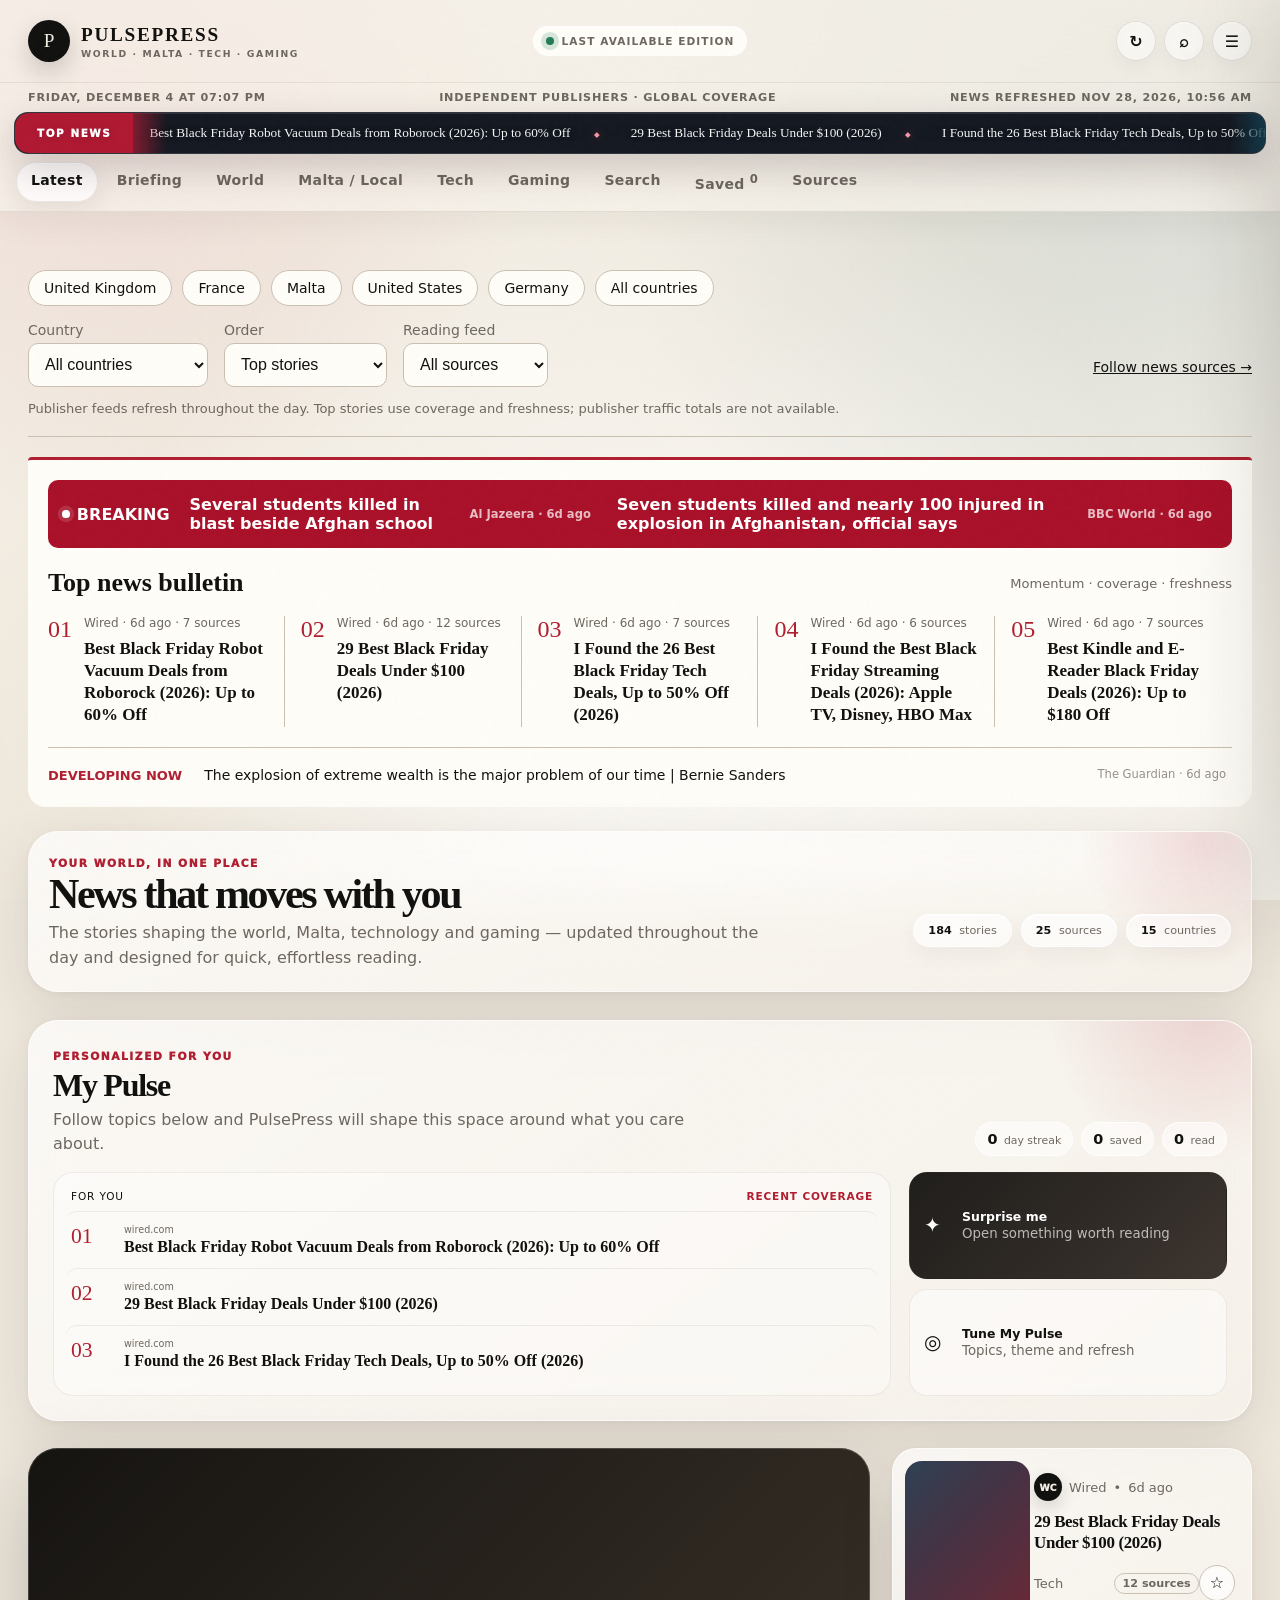
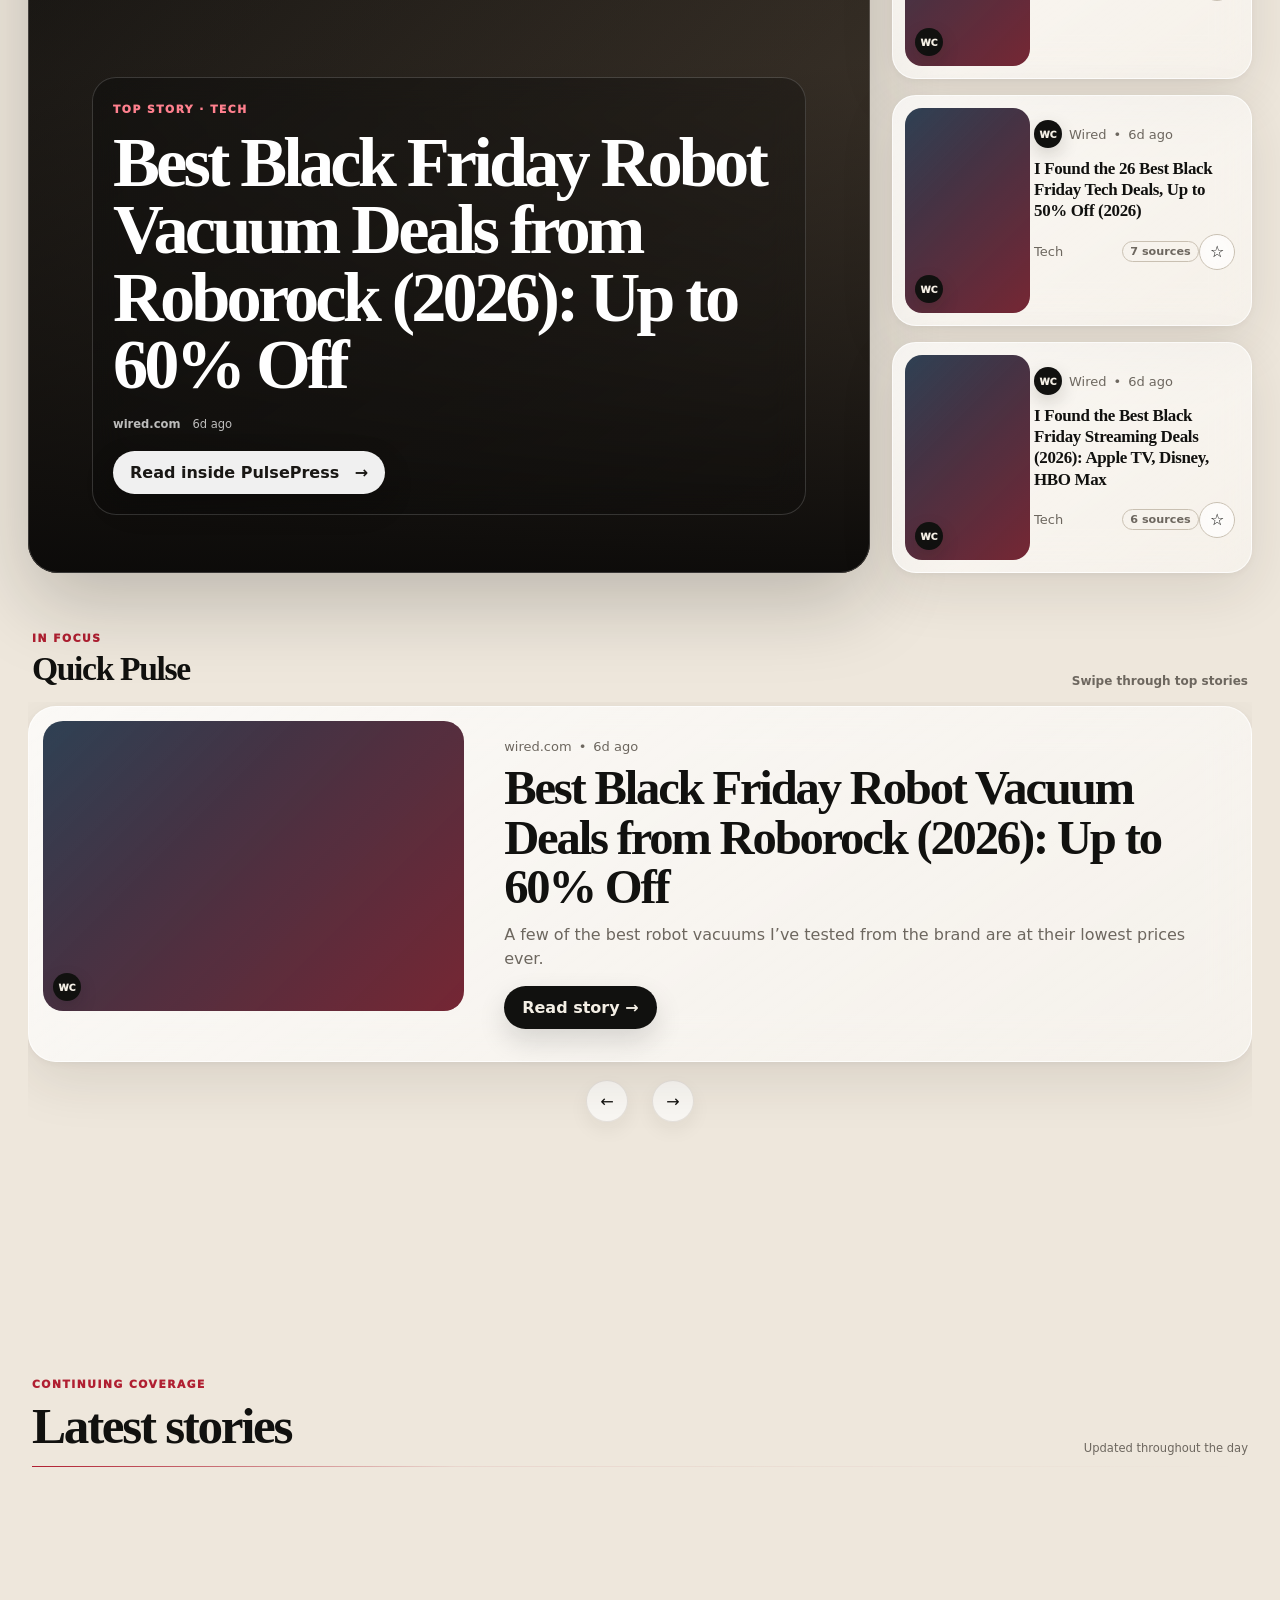
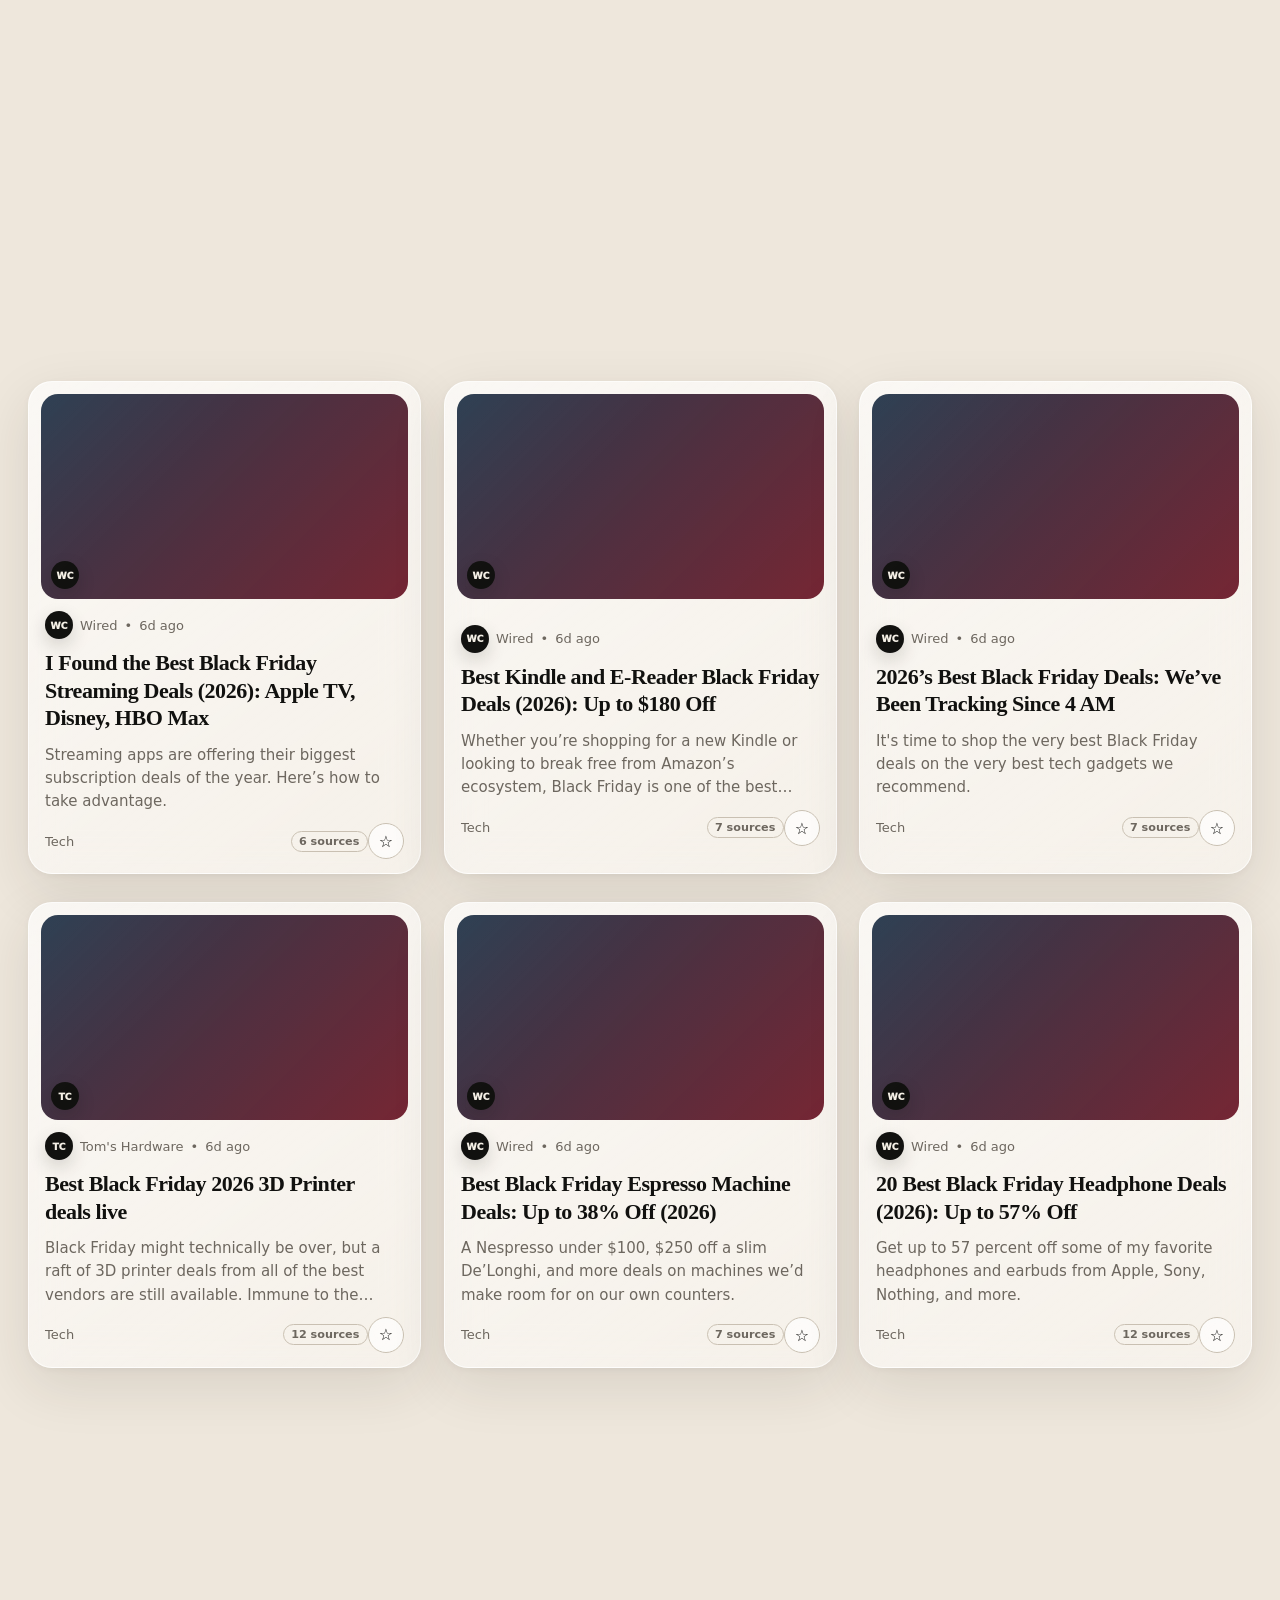
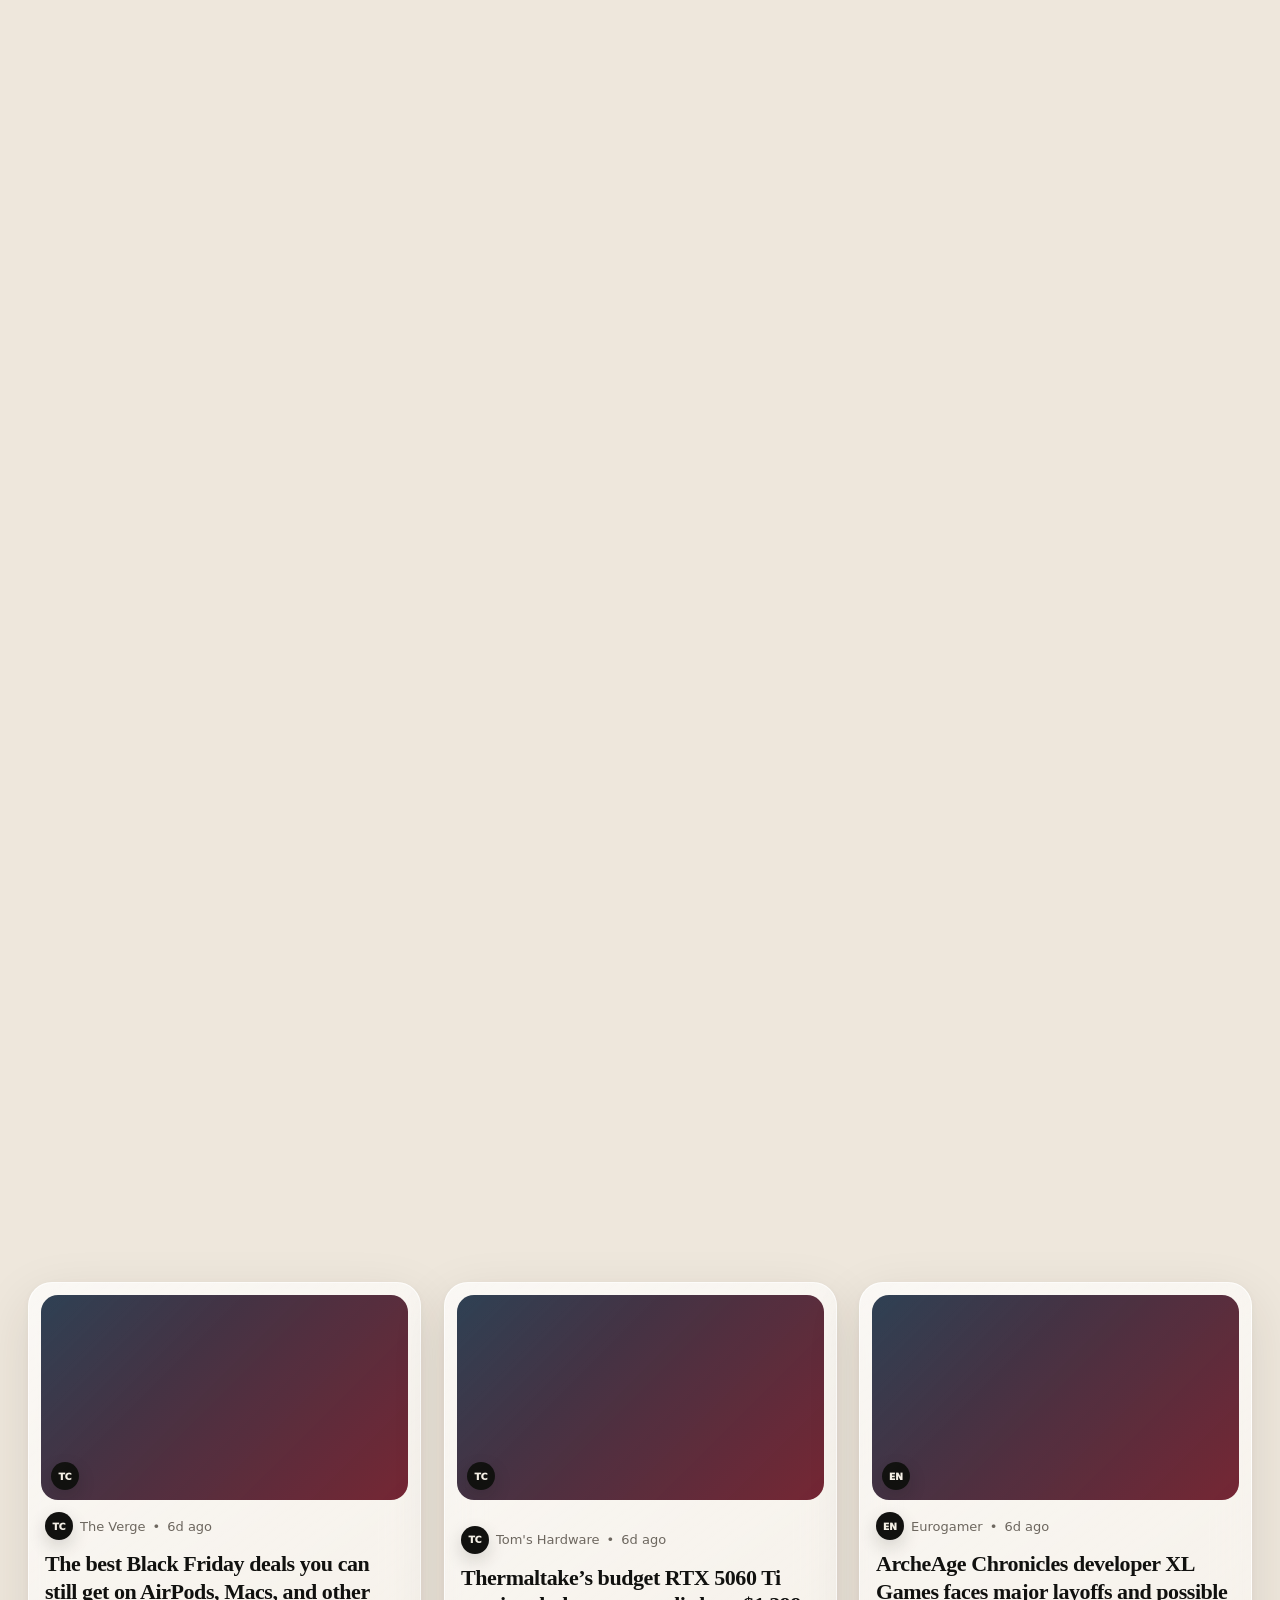
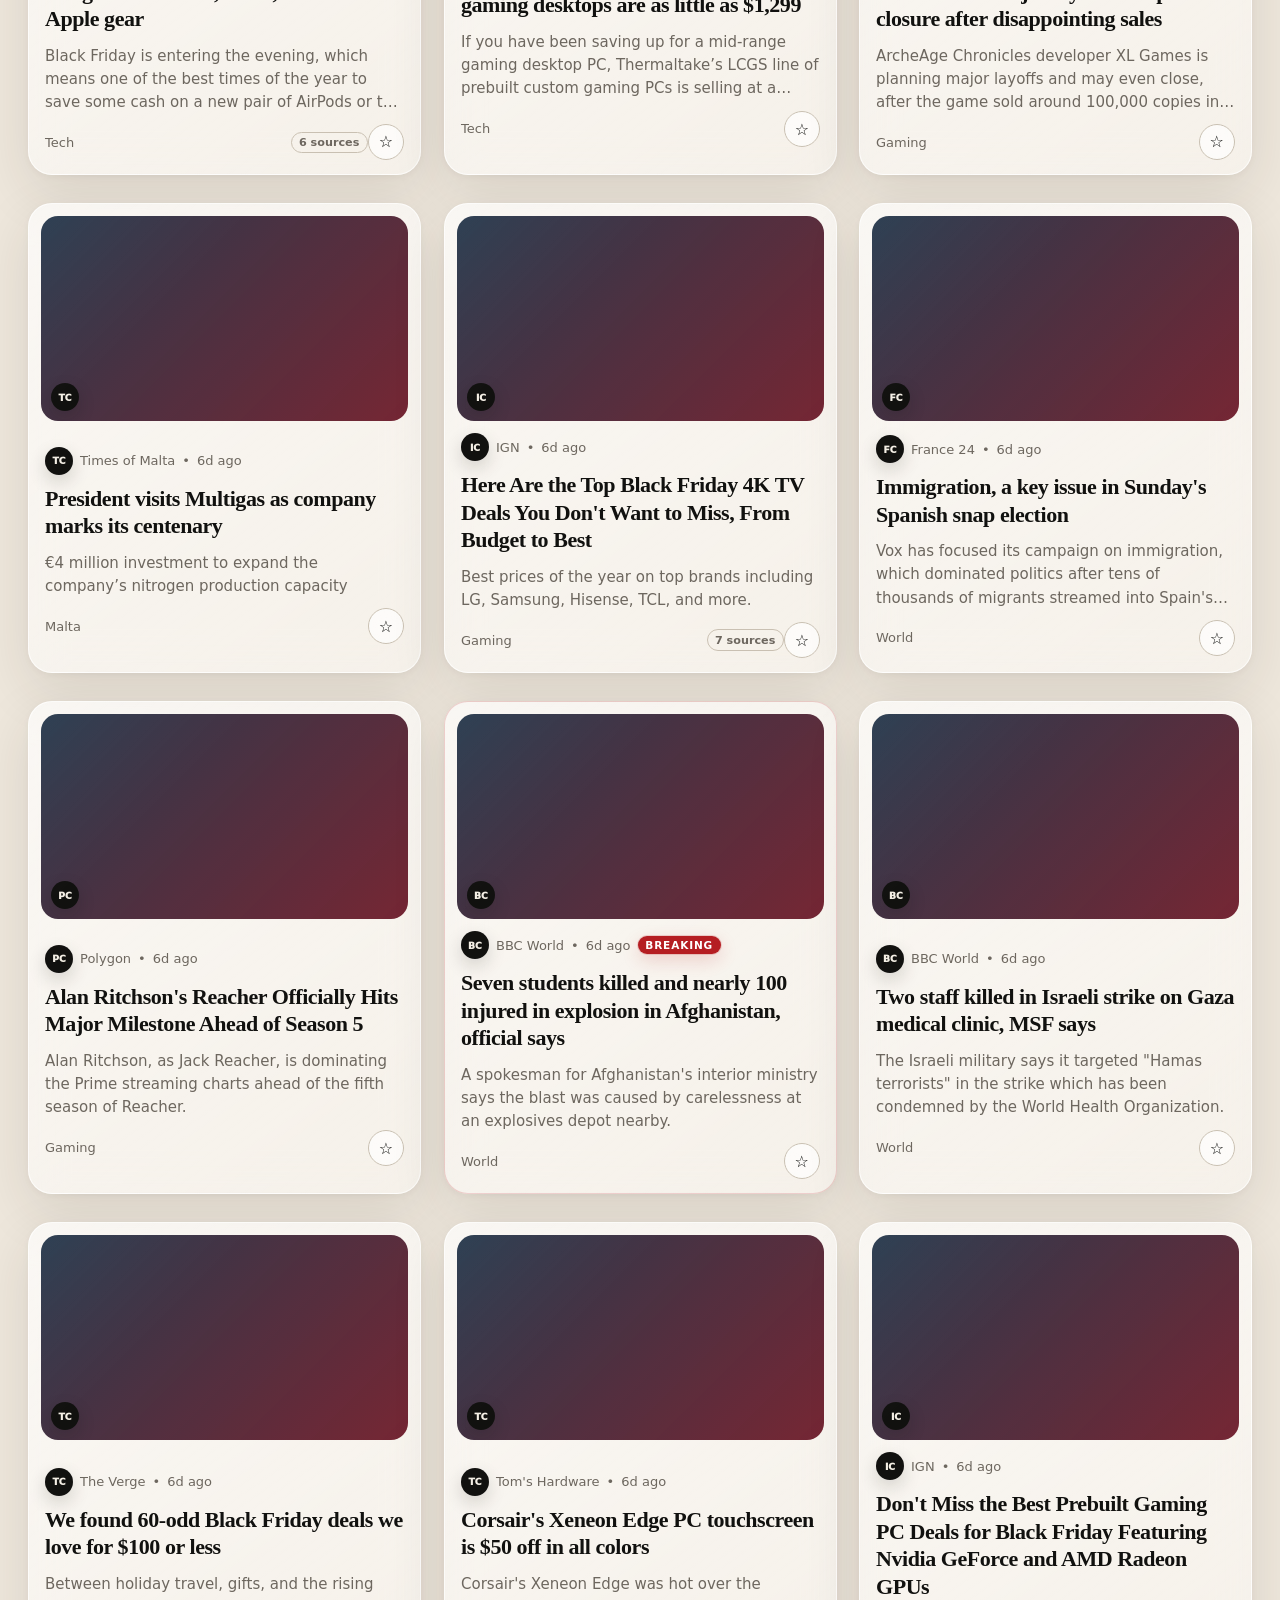
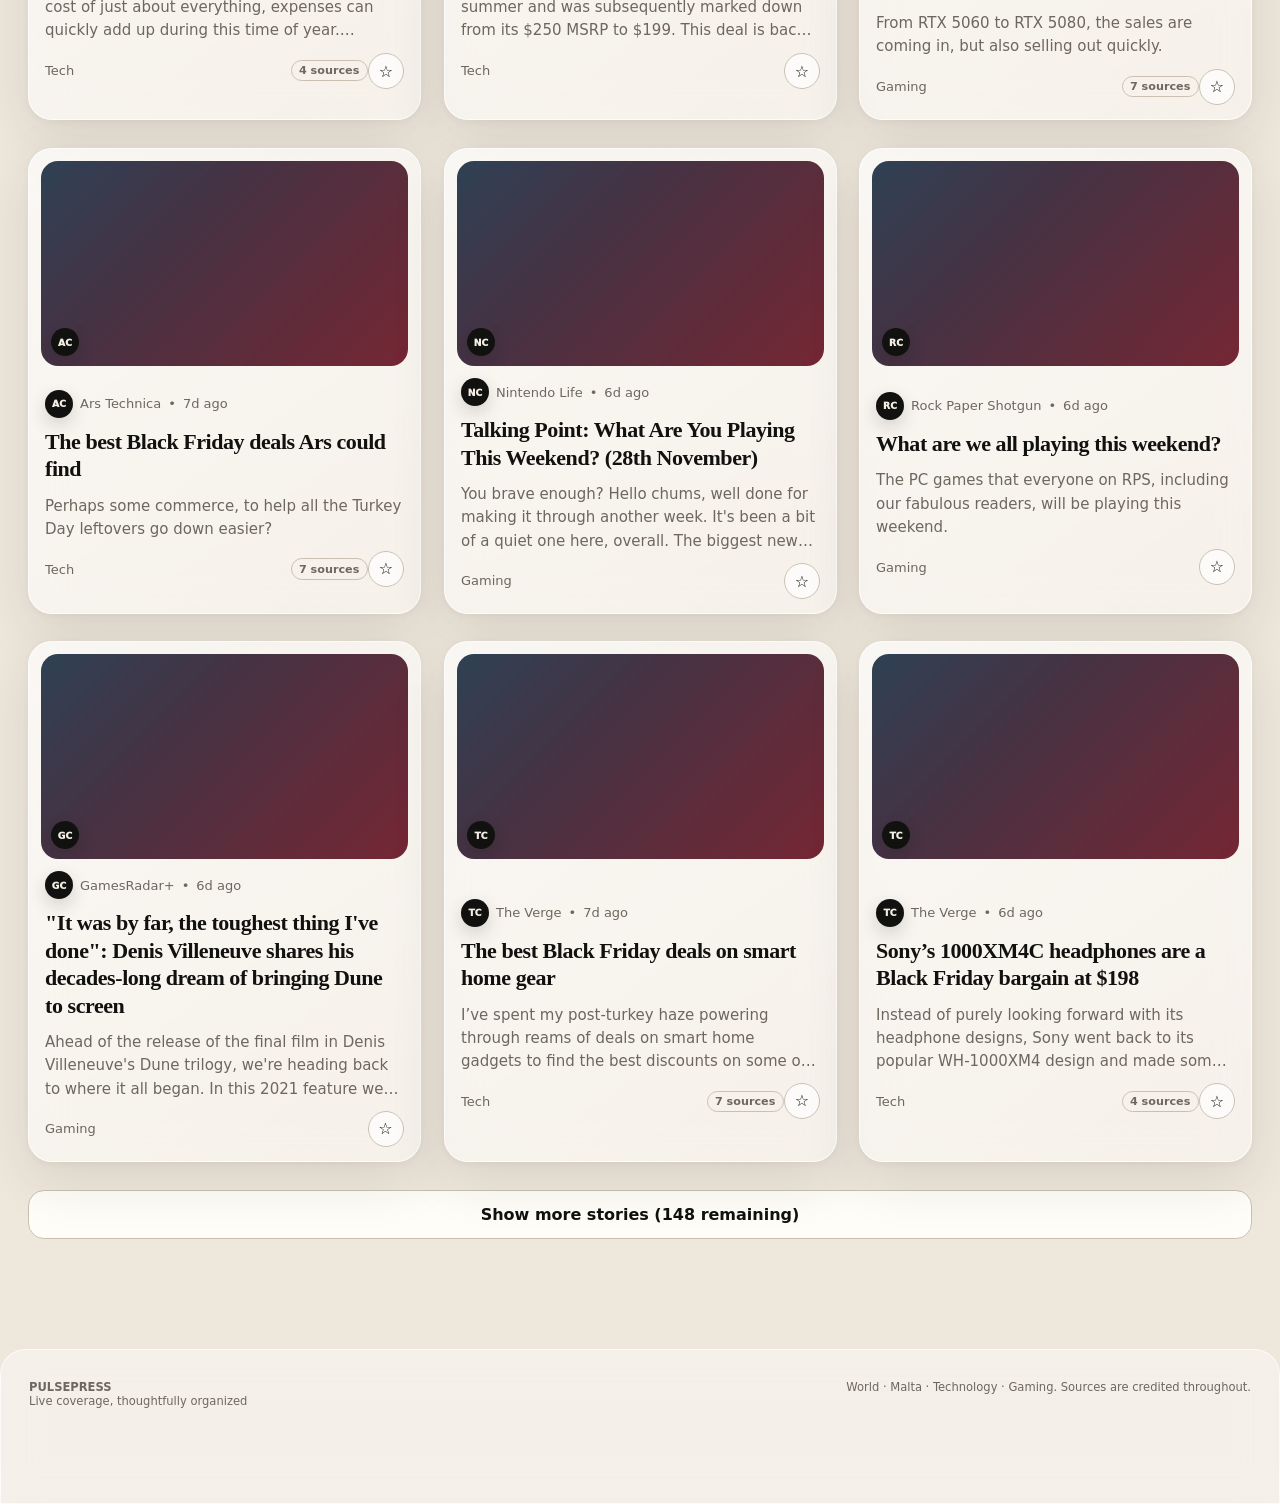
<file: index.html>
<!doctype html><html lang="en" data-motion="on"><head><meta charset="utf-8"><meta name="viewport" content="width=device-width,initial-scale=1,viewport-fit=cover"><meta name="theme-color" content="#11110f"><meta name="description" content="PulsePress live world, Malta, technology and gaming news"><title>The live front page — PulsePress</title><style>
html,body{margin:0;min-height:100%;background:#f4efe5;color:#11110f;font-family:Arial,Helvetica,sans-serif}
body{display:block!important;opacity:1!important;visibility:visible!important}
.site-header,main,.site-footer{visibility:visible!important;opacity:1!important}
@media(prefers-color-scheme:dark){html,body{background:#111315;color:#f3efe7}}
</style><link rel="icon" href="assets/icons/icon.svg"><link rel="manifest" href="manifest.webmanifest"><link rel="stylesheet" href="assets/css/styles.css?v=10.2"></head><body data-page="home"><div class="noise"></div><header class="site-header"><div class="masthead"><a class="brand" href="index.html"><span class="brand-mark">P</span><span class="brand-copy"><b>PULSEPRESS</b><small>WORLD · MALTA · TECH · GAMING</small></span></a><div class="live-status" data-live-status data-state="loading"><i></i><span>Connecting…</span></div><div class="header-actions"><button class="round-btn" data-manual-refresh-global title="Refresh live news">↻</button><a class="round-btn" href="search.html" title="Search">⌕</a><button class="round-btn" data-settings-toggle title="Reader settings">☰</button></div></div><div class="datebar"><span data-clock></span><span>Independent publishers · Global coverage</span><span data-last-update>Live coverage</span></div><div class="ticker"><span class="ticker-label">TOP NEWS</span><div class="ticker-window"><div class="ticker-track" data-ticker-track><button>Bringing in the latest stories… <b>◆</b></button></div></div></div><nav class="section-nav"><a href="index.html" class="active" >Latest</a><a href="briefing.html" class="" >Briefing</a><a href="world.html" class="" >World</a><a href="local.html" class="" >Malta / Local</a><a href="tech.html" class="" data-accent="tech">Tech</a><a href="gaming.html" class="" data-accent="gaming">Gaming</a><a href="search.html" class="" >Search</a><a href="saved.html" class="" >Saved <sup data-saved-count>0</sup></a><a href="sources.html">Sources</a></nav></header><main><section class="page-intro "><div><span class="eyebrow">Your world, in one place</span><h1>News that moves with you</h1><p>The stories shaping the world, Malta, technology and gaming — updated throughout the day and designed for quick, effortless reading.</p></div><div class="metrics"><span class="metric"><b data-metric-stories>0</b> stories</span><span class="metric"><b data-metric-sources>0</b> sources</span><span class="metric"><b data-metric-countries>0</b> countries</span></div></section><section class="hero-grid" data-hero></section><section class="quick-pulse" data-quick-pulse></section><div class="section-heading"><div><span class="eyebrow">Continuing coverage</span><h2>Latest stories</h2></div><span>Updated throughout the day</span></div><section class="news-grid" data-news-grid></section></main><footer class="site-footer"><div><b>PULSEPRESS</b><br>Live coverage, thoughtfully organized</div><div>World · Malta · Technology · Gaming. Sources are credited throughout.</div></footer><aside class="settings-panel" data-settings-panel><div class="settings-head"><h2>Personalize PulsePress</h2><button data-settings-close>×</button></div><div class="setting-group"><h3>Live refresh</h3><p>Choose how often PulsePress checks for fresh headlines.</p><div class="choice-row"><button data-refresh-choice="60000">1 min</button><button data-refresh-choice="120000">2 min</button><button data-refresh-choice="300000">5 min</button></div></div><div class="setting-group"><h3>Motion</h3><p>Keep cinematic page transitions and motion effects enabled.</p><div class="choice-row"><button data-motion-toggle>Motion effects</button></div></div></aside><div class="toast" data-toast></div><script src="assets/js/news.js?v=10.2"></script><script src="assets/js/site.js?v=10.2"></script><script>
(function(){
  try{
    if('serviceWorker' in navigator){
      navigator.serviceWorker.getRegistrations().then(function(rs){rs.forEach(function(r){r.unregister()})}).catch(function(){});
    }
    if('caches' in window){
      caches.keys().then(function(keys){keys.filter(function(k){return k.indexOf('pulsepress-static-')===0}).forEach(function(k){caches.delete(k)})}).catch(function(){});
    }
  }catch(e){}
})();
</script></body></html>
</file>
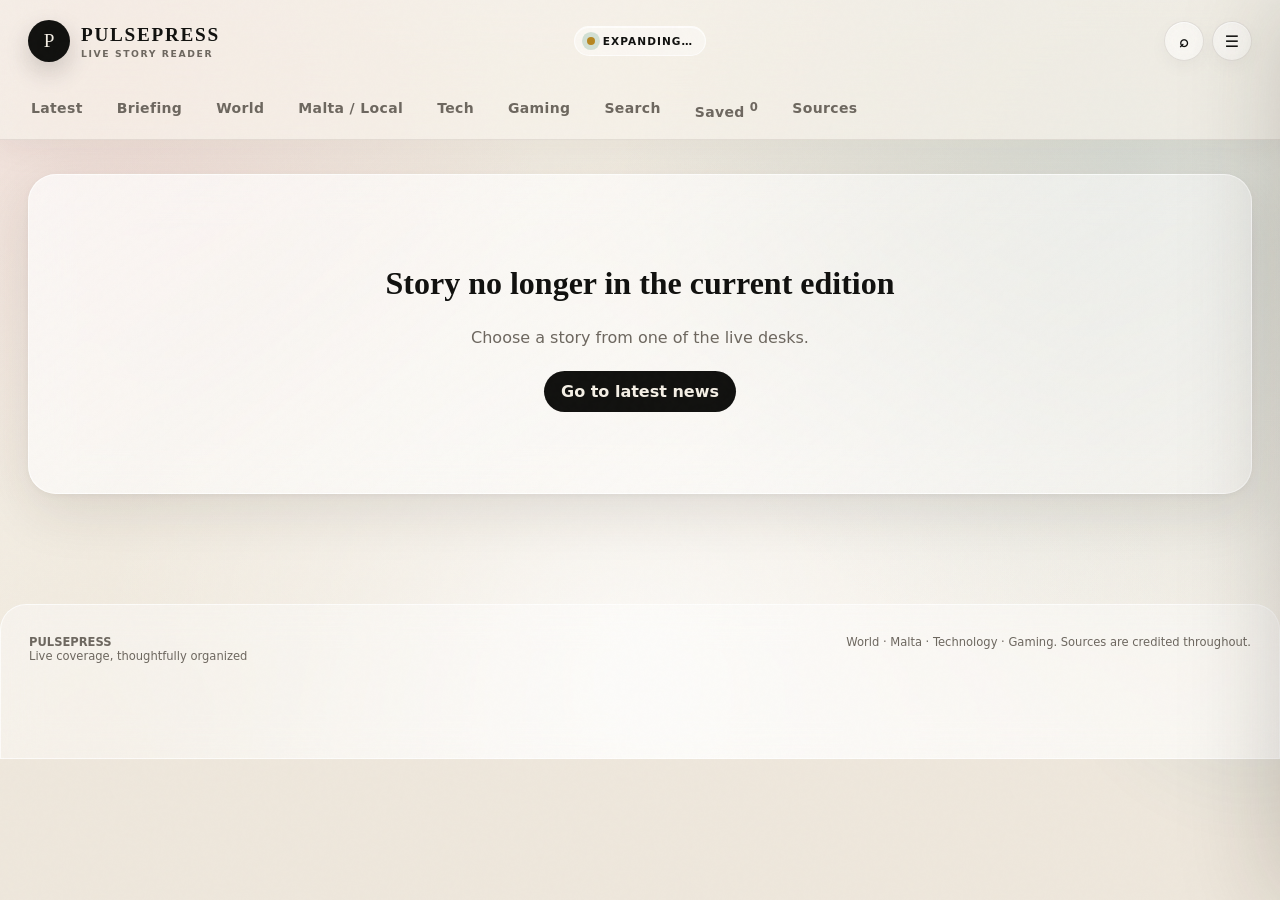
<file: article.html>
<!doctype html><html lang="en" data-motion="on"><head><meta charset="utf-8"><meta name="viewport" content="width=device-width,initial-scale=1"><title>Story — PulsePress</title><style>
html,body{margin:0;min-height:100%;background:#f4efe5;color:#11110f;font-family:Arial,Helvetica,sans-serif}
body{display:block!important;opacity:1!important;visibility:visible!important}
.site-header,main,.site-footer{visibility:visible!important;opacity:1!important}
@media(prefers-color-scheme:dark){html,body{background:#111315;color:#f3efe7}}
</style><link rel="icon" href="assets/icons/icon.svg"><link rel="stylesheet" href="assets/css/styles.css?v=10.2"></head><body data-page="article"><div class="reading-progress" data-reading-progress></div><div class="noise"></div><header class="site-header"><div class="masthead"><a class="brand" href="index.html"><span class="brand-mark">P</span><span class="brand-copy"><b>PULSEPRESS</b><small>LIVE STORY READER</small></span></a><div class="live-status" data-live-status data-state="loading"><i></i><span>Expanding…</span></div><div class="header-actions"><a class="round-btn" href="search.html">⌕</a><button class="round-btn" data-settings-toggle>☰</button></div></div><nav class="section-nav"><a href="index.html" >Latest</a><a href="briefing.html" >Briefing</a><a href="world.html" >World</a><a href="local.html" >Malta / Local</a><a href="tech.html" data-accent="tech">Tech</a><a href="gaming.html" data-accent="gaming">Gaming</a><a href="search.html" >Search</a><a href="saved.html" >Saved <sup data-saved-count>0</sup></a><a href="sources.html">Sources</a></nav></header><main><article class="article-shell" data-article-shell><a class="article-back" href="javascript:history.back()">← Back to news</a><div class="reader-toolbar" data-reader-toolbar><div class="reader-toolbar-status"><span data-reading-time>Quick read</span><span class="reader-progress-text" data-reading-percent>0%</span></div><div class="reader-toolbar-actions"><button type="button" data-reader-size="down" aria-label="Decrease text size">A−</button><button type="button" data-reader-size="up" aria-label="Increase text size">A+</button><button type="button" data-reader-width aria-label="Change reading width">↔</button><button type="button" data-reader-focus>Focus</button><button type="button" data-reader-speak>Listen</button></div></div><header class="article-hero"><img data-article-image hidden alt=""><div class="article-brandline"><span>PULSEPRESS READER</span><span data-article-domain></span></div><h1 data-article-title>Loading story…</h1><div class="article-meta"><span data-article-date></span><span>•</span><span data-article-country></span><span>•</span><span>Publisher report</span></div></header><div class="article-layout"><div class="article-copy"><p class="standfirst" data-article-brief></p><section class="article-section"><span class="eyebrow">Live context</span><h2>Related reporting</h2><p>Compare related headlines from other publishers. Open the original report for the complete article.</p><ul class="context-list" data-context-list><li class="context-item"><p>Gathering fresh context…</p></li></ul></section><section class="article-section"><span class="eyebrow">Coverage trail</span><h2>More reporting on this story</h2><p>Compare how other publishers are covering the same subject without losing your place in PulsePress.</p></section></div><aside class="article-sidebar"><div class="dossier-card"><span class="eyebrow">Coverage Lens</span><h3>How the story is developing</h3><div class="dossier-stat"><span>Related reports</span><b data-coverage-count>—</b></div><div class="dossier-stat"><span>Unique sources</span><b data-source-count>—</b></div><div class="dossier-stat"><span>Source countries</span><b data-country-count>—</b></div><div class="dossier-stat"><span>Momentum</span><b data-story-momentum>—</b></div><div class="dossier-stat"><span>Story age</span><b data-story-age>—</b></div><div class="article-actions"><button data-article-save>☆ Save</button><a data-article-original target="_blank" rel="noopener">Original source ↗</a></div></div></aside></div><div class="section-heading"><div><span class="eyebrow">Related coverage</span><h2>Continue inside PulsePress</h2></div><span>More perspectives</span></div><section class="news-grid" data-related-grid></section></article></main><footer class="site-footer"><div><b>PULSEPRESS</b><br>Live coverage, thoughtfully organized</div><div>World · Malta · Technology · Gaming. Sources are credited throughout.</div></footer><aside class="settings-panel" data-settings-panel><div class="settings-head"><h2>Personalize PulsePress</h2><button data-settings-close>×</button></div><div class="setting-group"><h3>Live refresh</h3><p>Choose how often PulsePress checks for fresh headlines.</p><div class="choice-row"><button data-refresh-choice="60000">1 min</button><button data-refresh-choice="120000">2 min</button><button data-refresh-choice="300000">5 min</button></div></div><div class="setting-group"><h3>Motion</h3><p>Keep cinematic page transitions and motion effects enabled.</p><div class="choice-row"><button data-motion-toggle>Motion effects</button></div></div></aside><div class="toast" data-toast></div><script src="assets/js/news.js?v=10.2"></script><script src="assets/js/site.js?v=10.2"></script><script>
(function(){
  try{
    if('serviceWorker' in navigator){
      navigator.serviceWorker.getRegistrations().then(function(rs){rs.forEach(function(r){r.unregister()})}).catch(function(){});
    }
    if('caches' in window){
      caches.keys().then(function(keys){keys.filter(function(k){return k.indexOf('pulsepress-static-')===0}).forEach(function(k){caches.delete(k)})}).catch(function(){});
    }
  }catch(e){}
})();
</script></body></html>
</file>
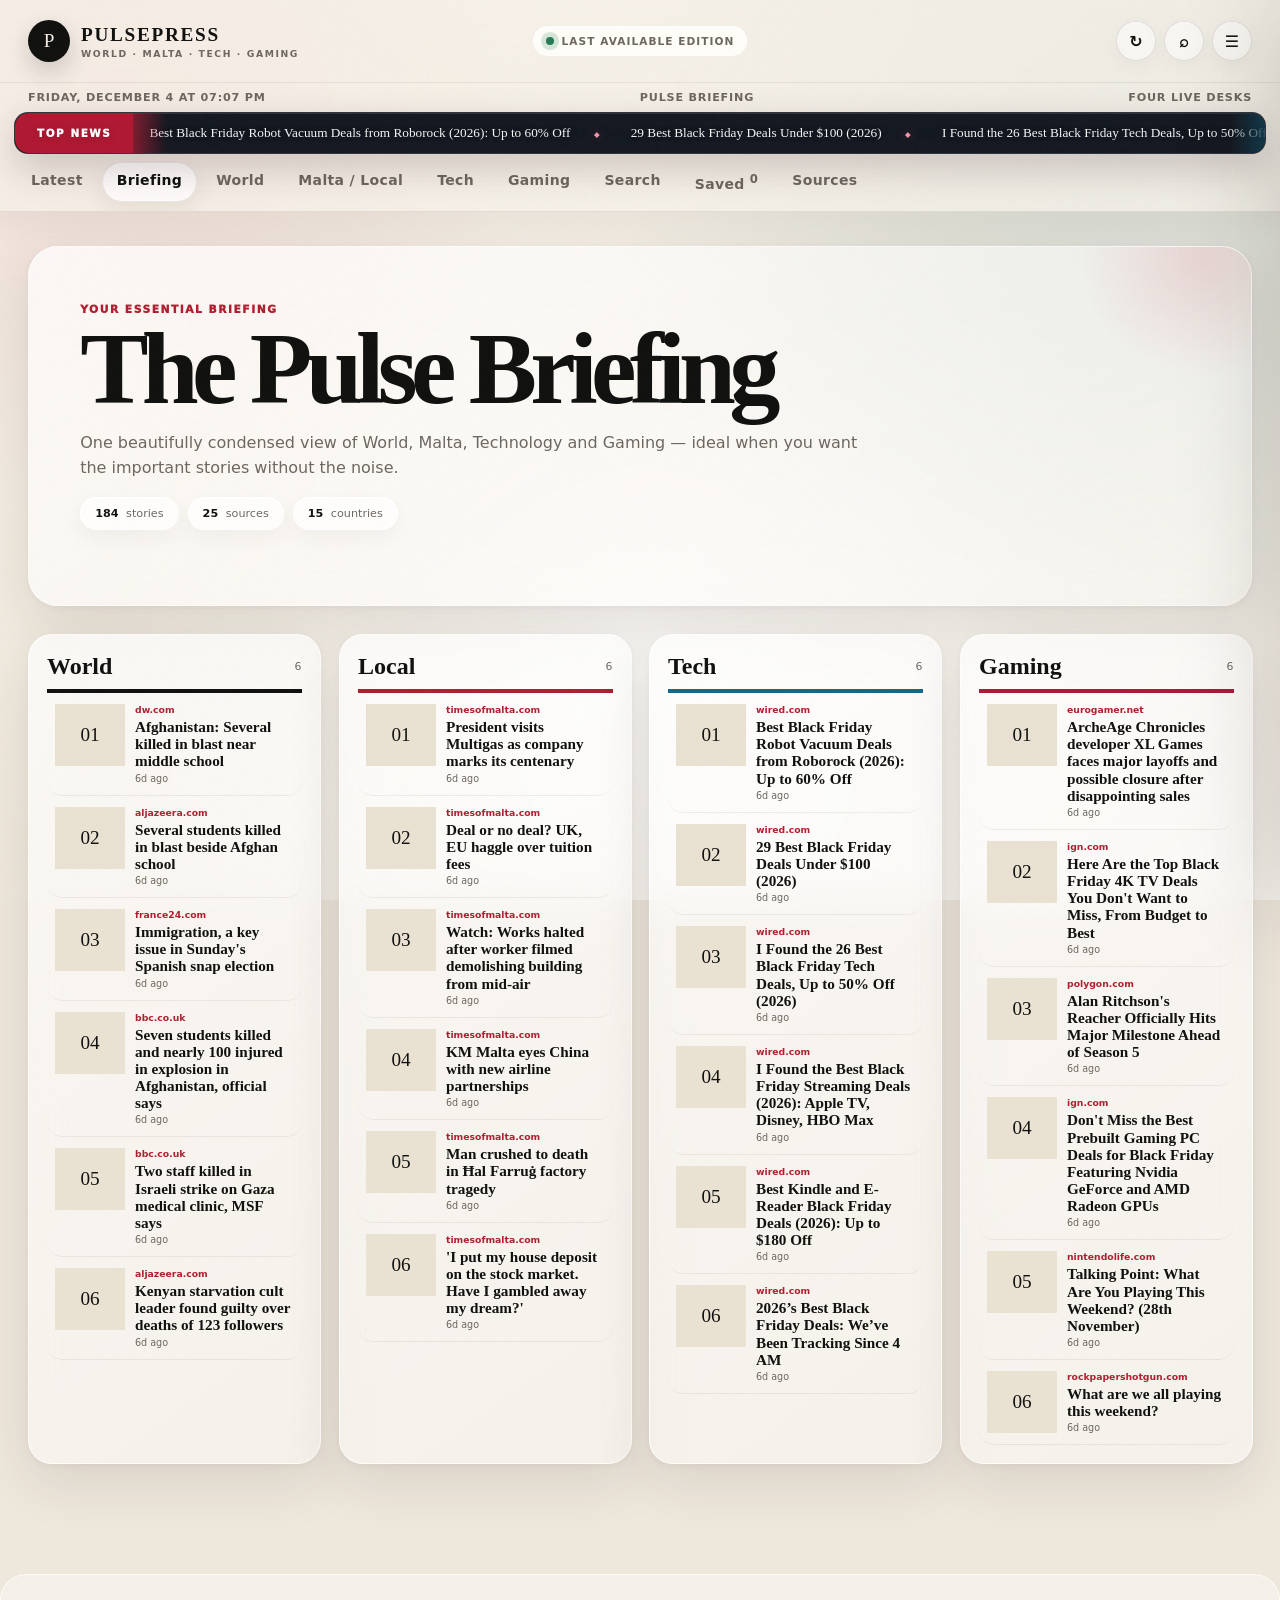
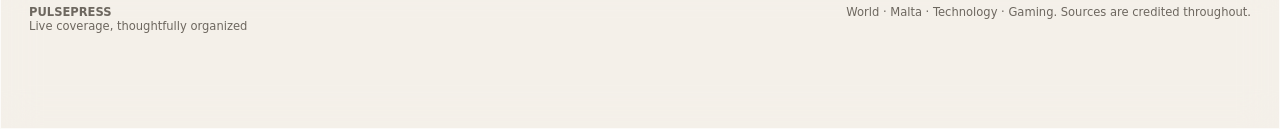
<file: briefing.html>
<!doctype html><html lang="en" data-motion="on"><head><meta charset="utf-8"><meta name="viewport" content="width=device-width,initial-scale=1"><meta name="theme-color" content="#11110f"><title>Pulse Briefing — PulsePress</title><style>
html,body{margin:0;min-height:100%;background:#f4efe5;color:#11110f;font-family:Arial,Helvetica,sans-serif}
body{display:block!important;opacity:1!important;visibility:visible!important}
.site-header,main,.site-footer{visibility:visible!important;opacity:1!important}
@media(prefers-color-scheme:dark){html,body{background:#111315;color:#f3efe7}}
</style><link rel="icon" href="assets/icons/icon.svg"><link rel="stylesheet" href="assets/css/styles.css?v=10.2"></head><body data-page="briefing"><div class="noise"></div><header class="site-header"><div class="masthead"><a class="brand" href="index.html"><span class="brand-mark">P</span><span class="brand-copy"><b>PULSEPRESS</b><small>WORLD · MALTA · TECH · GAMING</small></span></a><div class="live-status" data-live-status data-state="loading"><i></i><span>Connecting…</span></div><div class="header-actions"><button class="round-btn" data-manual-refresh-global>↻</button><a class="round-btn" href="search.html">⌕</a><button class="round-btn" data-settings-toggle>☰</button></div></div><div class="datebar"><span data-clock></span><span>Pulse Briefing</span><span>Four live desks</span></div><div class="ticker"><span class="ticker-label">TOP NEWS</span><div class="ticker-window"><div class="ticker-track" data-ticker-track></div></div></div><nav class="section-nav"><a href="index.html" class="" >Latest</a><a href="briefing.html" class="active" >Briefing</a><a href="world.html" class="" >World</a><a href="local.html" class="" >Malta / Local</a><a href="tech.html" class="" data-accent="tech">Tech</a><a href="gaming.html" class="" data-accent="gaming">Gaming</a><a href="search.html" class="" >Search</a><a href="saved.html" class="" >Saved <sup data-saved-count>0</sup></a><a href="sources.html">Sources</a></nav></header><main><section class="briefing-hero"><span class="eyebrow">Your essential briefing</span><h1>The Pulse Briefing</h1><p>One beautifully condensed view of World, Malta, Technology and Gaming — ideal when you want the important stories without the noise.</p><div class="metrics"><span class="metric"><b data-metric-stories>0</b> stories</span><span class="metric"><b data-metric-sources>0</b> sources</span><span class="metric"><b data-metric-countries>0</b> countries</span></div></section><section class="briefing-lanes" data-briefing-lanes></section></main><footer class="site-footer"><div><b>PULSEPRESS</b><br>Live coverage, thoughtfully organized</div><div>World · Malta · Technology · Gaming. Sources are credited throughout.</div></footer><aside class="settings-panel" data-settings-panel><div class="settings-head"><h2>Personalize PulsePress</h2><button data-settings-close>×</button></div><div class="setting-group"><h3>Live refresh</h3><p>Choose how often PulsePress checks for fresh headlines.</p><div class="choice-row"><button data-refresh-choice="60000">1 min</button><button data-refresh-choice="120000">2 min</button><button data-refresh-choice="300000">5 min</button></div></div><div class="setting-group"><h3>Motion</h3><p>Keep cinematic page transitions and motion effects enabled.</p><div class="choice-row"><button data-motion-toggle>Motion effects</button></div></div></aside><div class="toast" data-toast></div><script src="assets/js/news.js?v=10.2"></script><script src="assets/js/site.js?v=10.2"></script><script>
(function(){
  try{
    if('serviceWorker' in navigator){
      navigator.serviceWorker.getRegistrations().then(function(rs){rs.forEach(function(r){r.unregister()})}).catch(function(){});
    }
    if('caches' in window){
      caches.keys().then(function(keys){keys.filter(function(k){return k.indexOf('pulsepress-static-')===0}).forEach(function(k){caches.delete(k)})}).catch(function(){});
    }
  }catch(e){}
})();
</script></body></html>
</file>
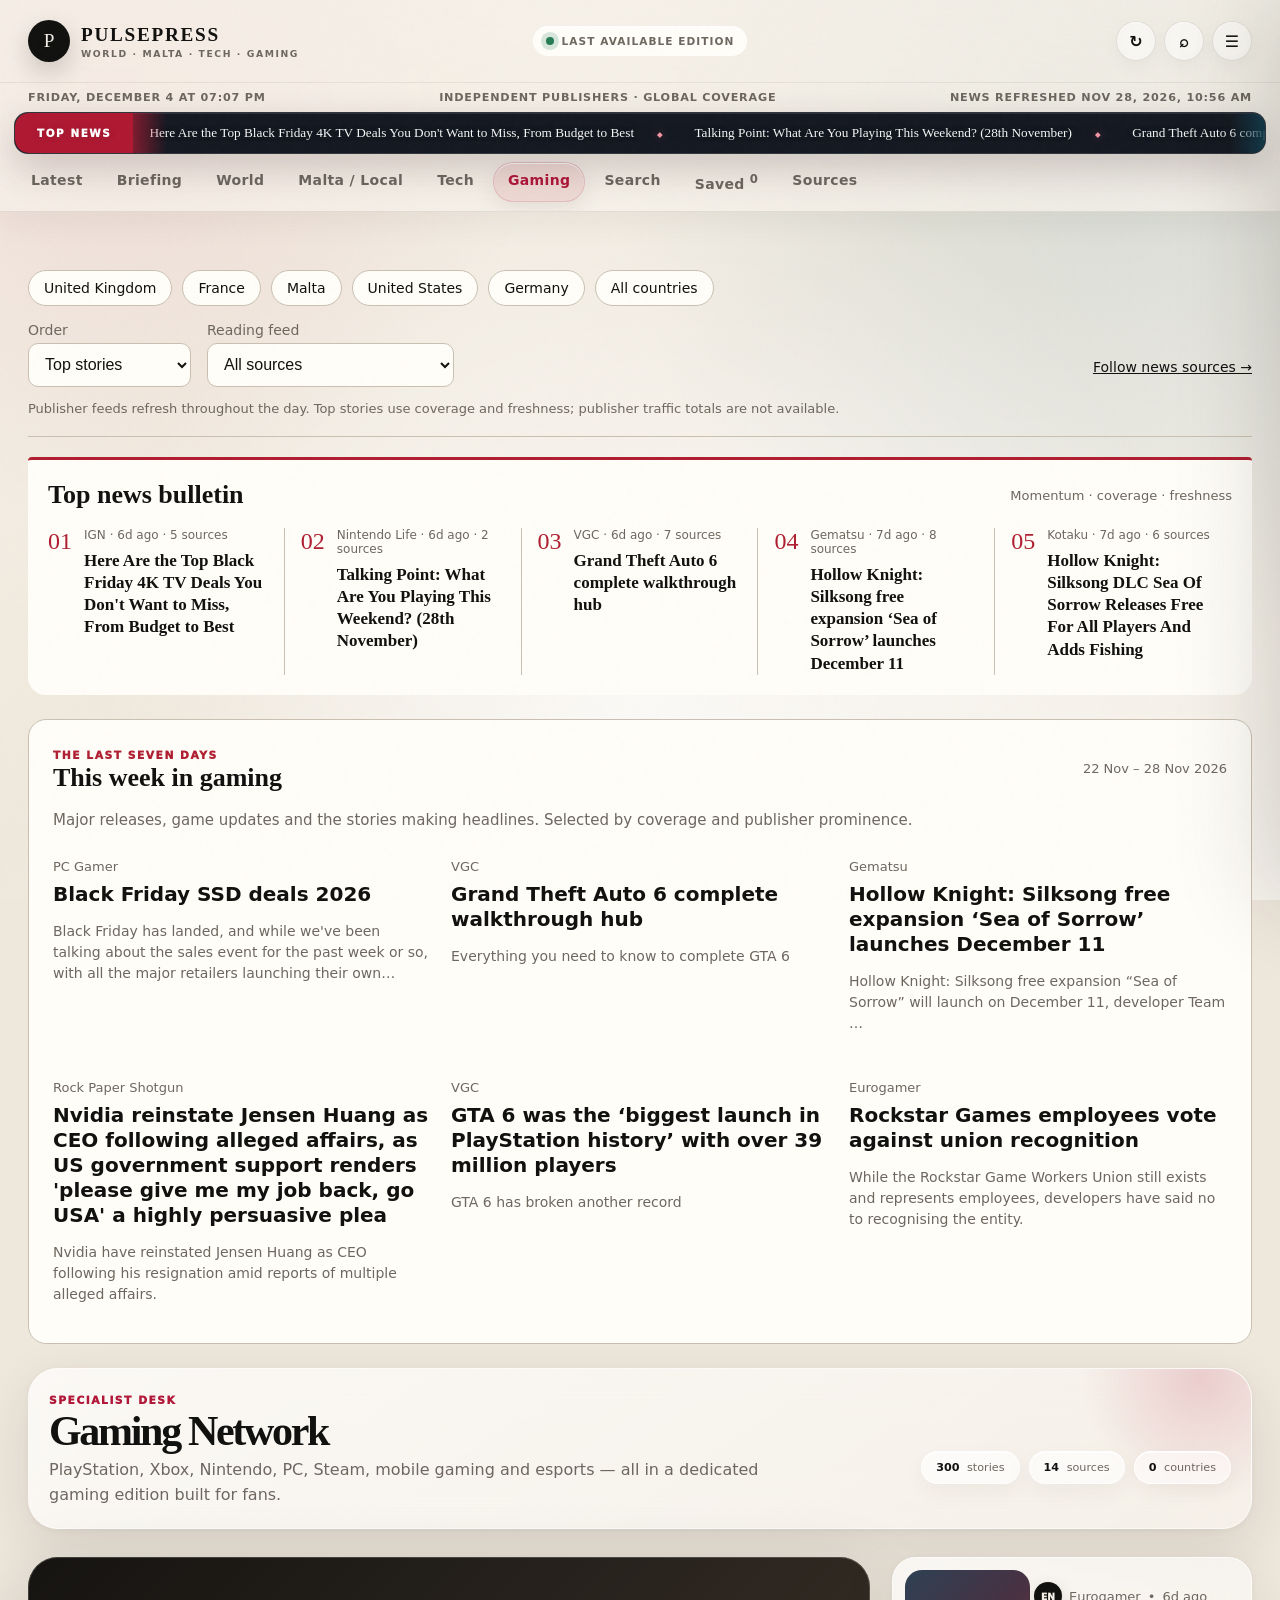
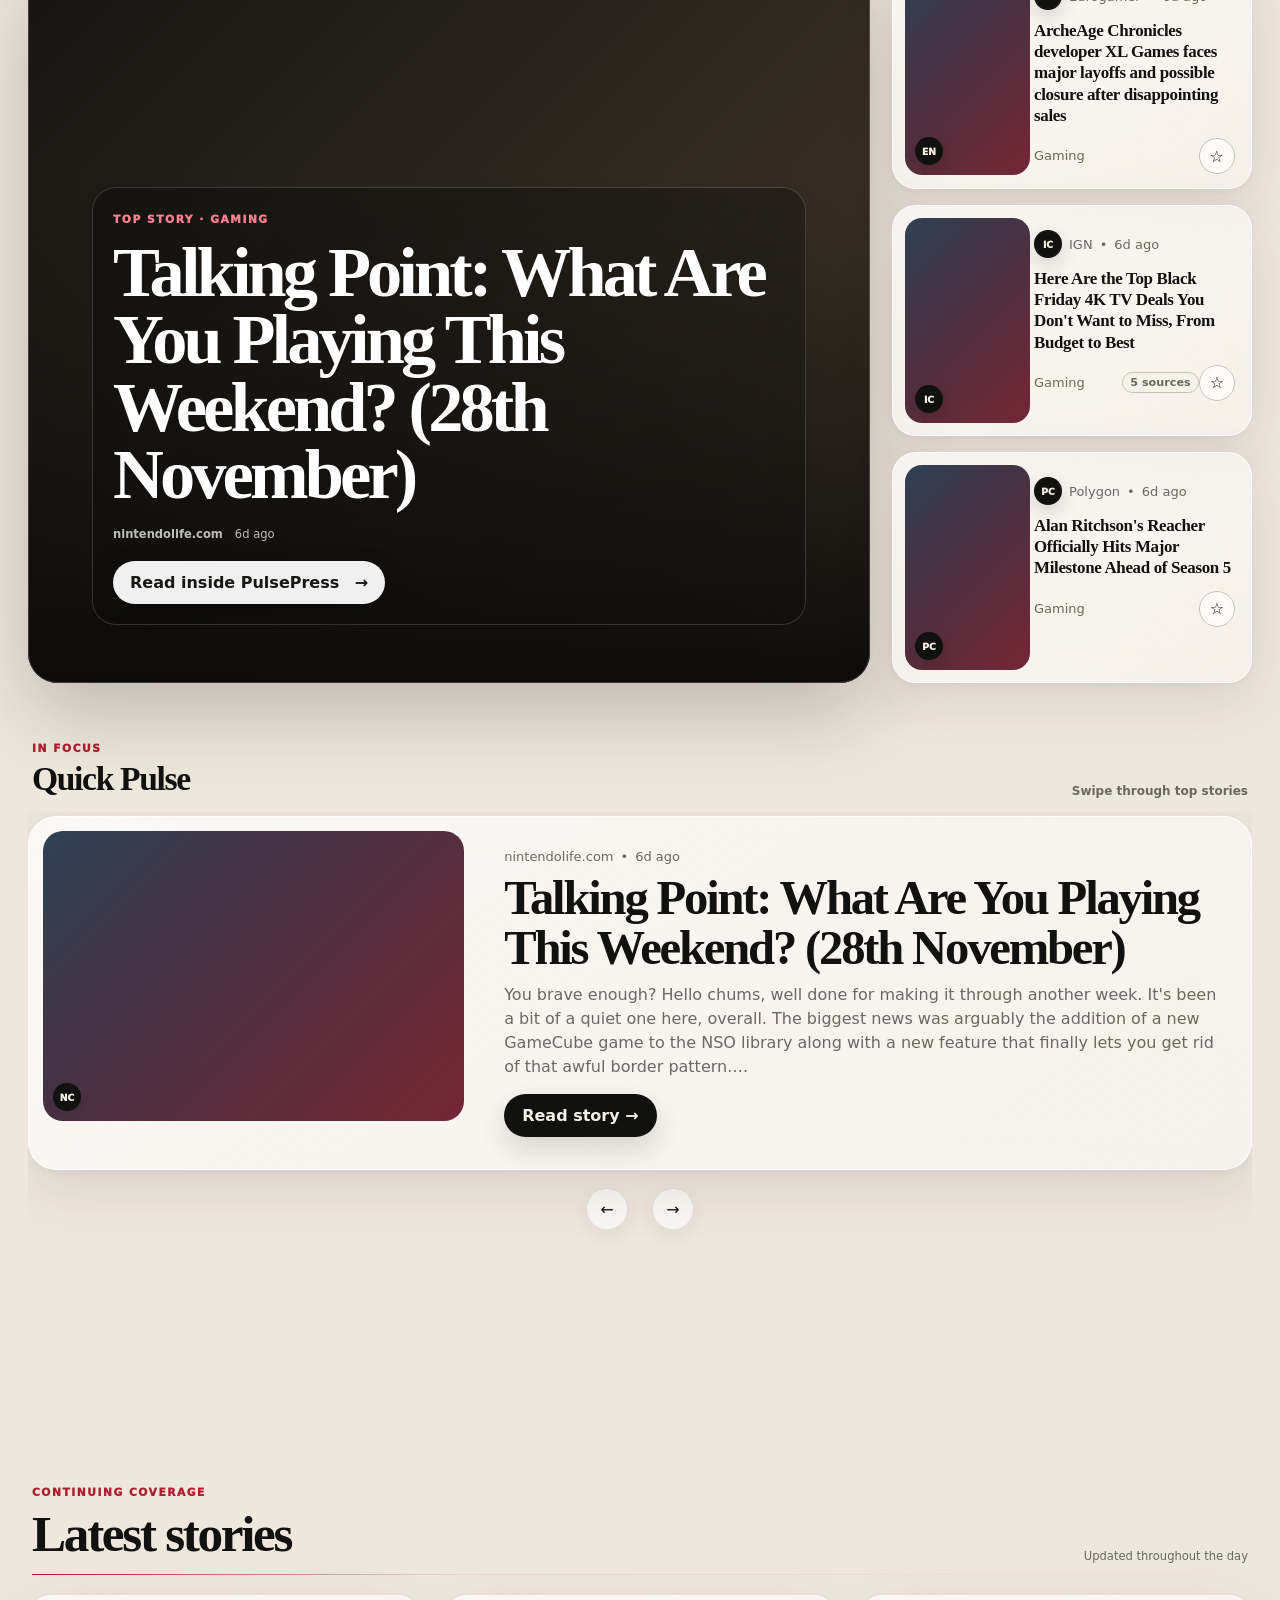
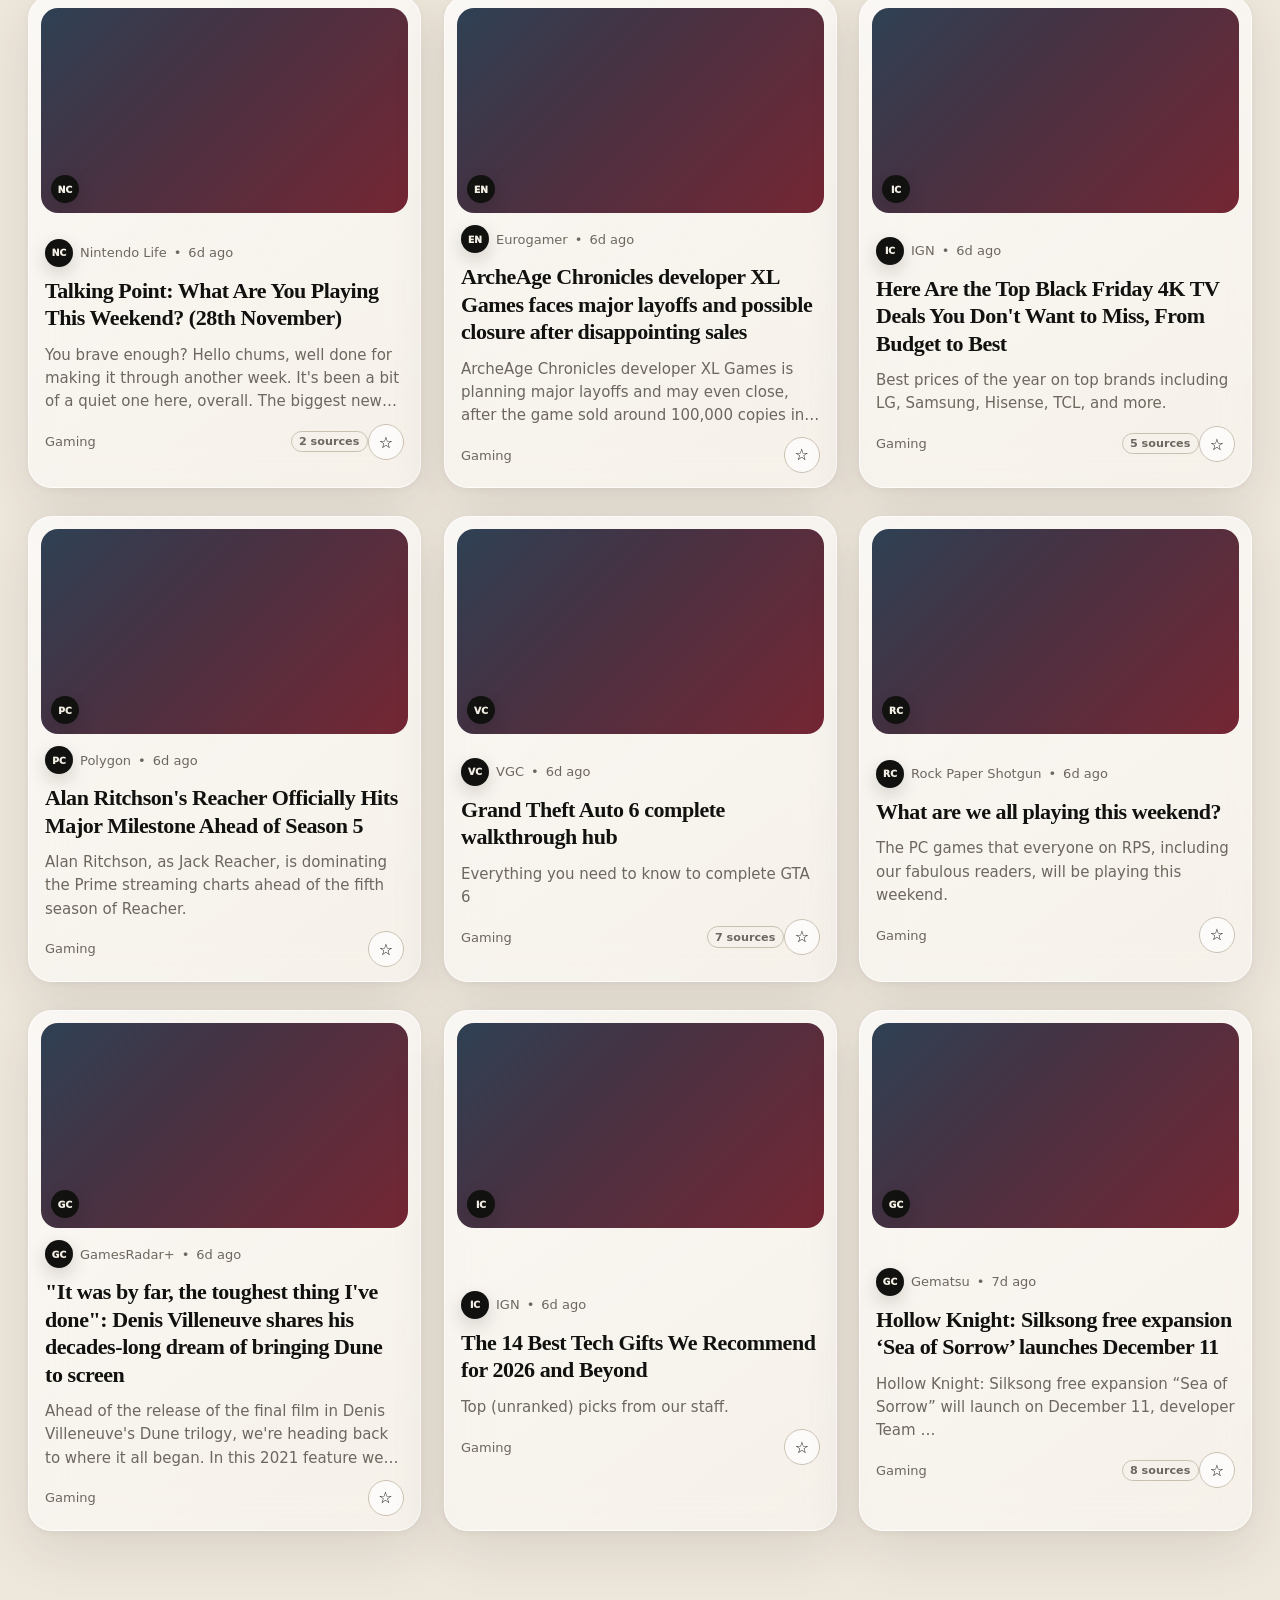
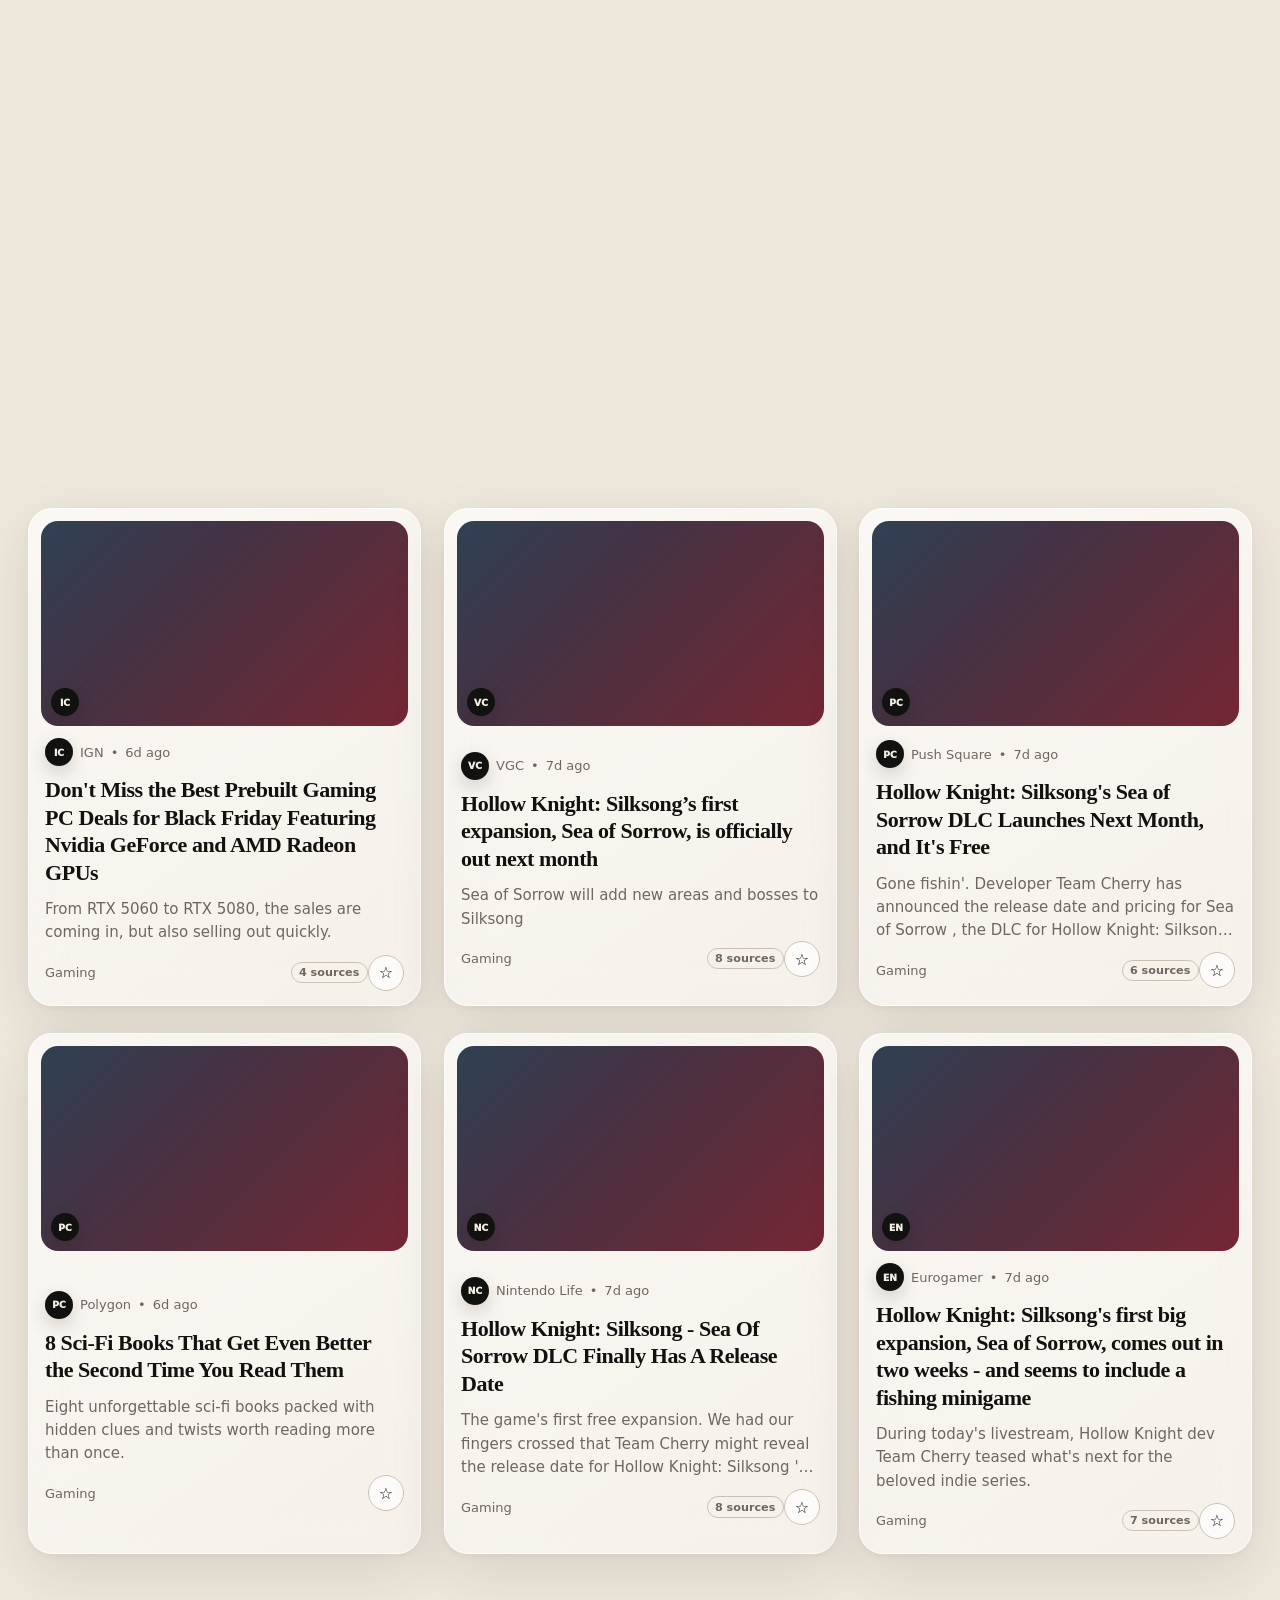
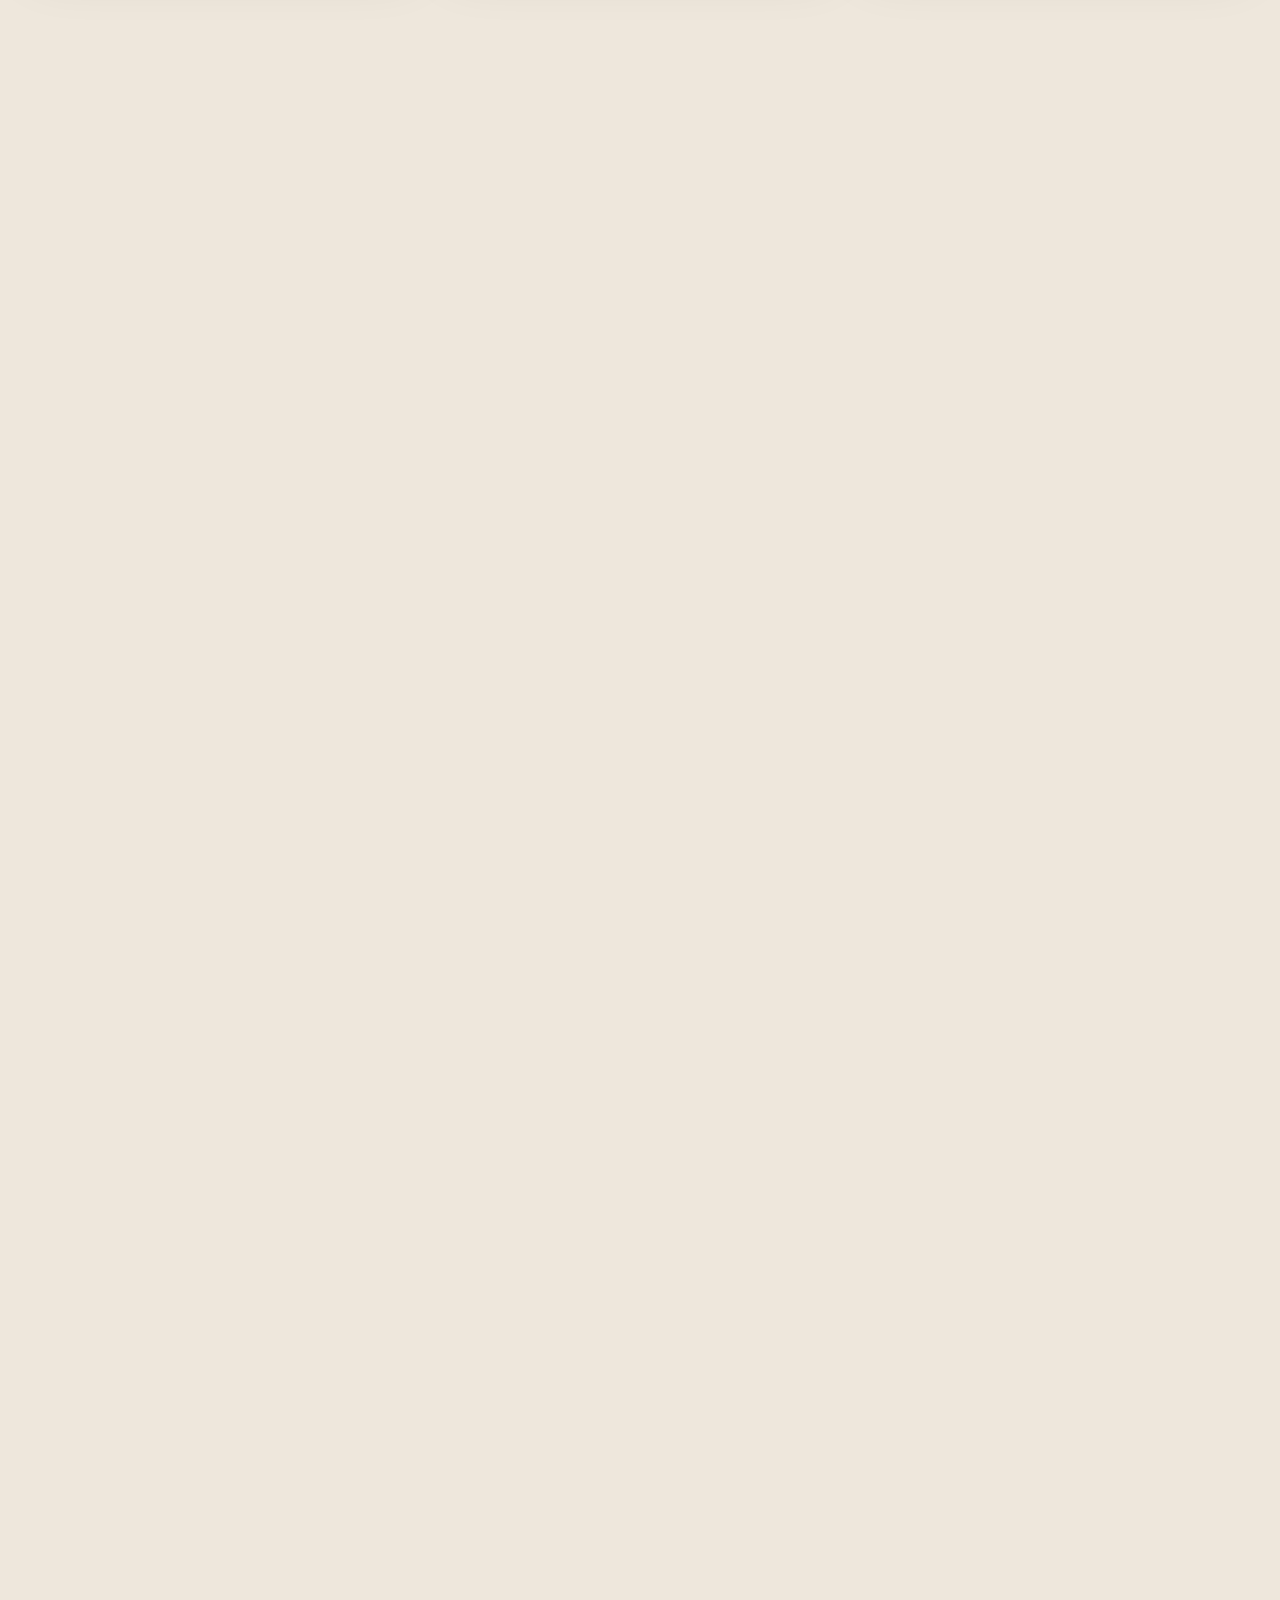
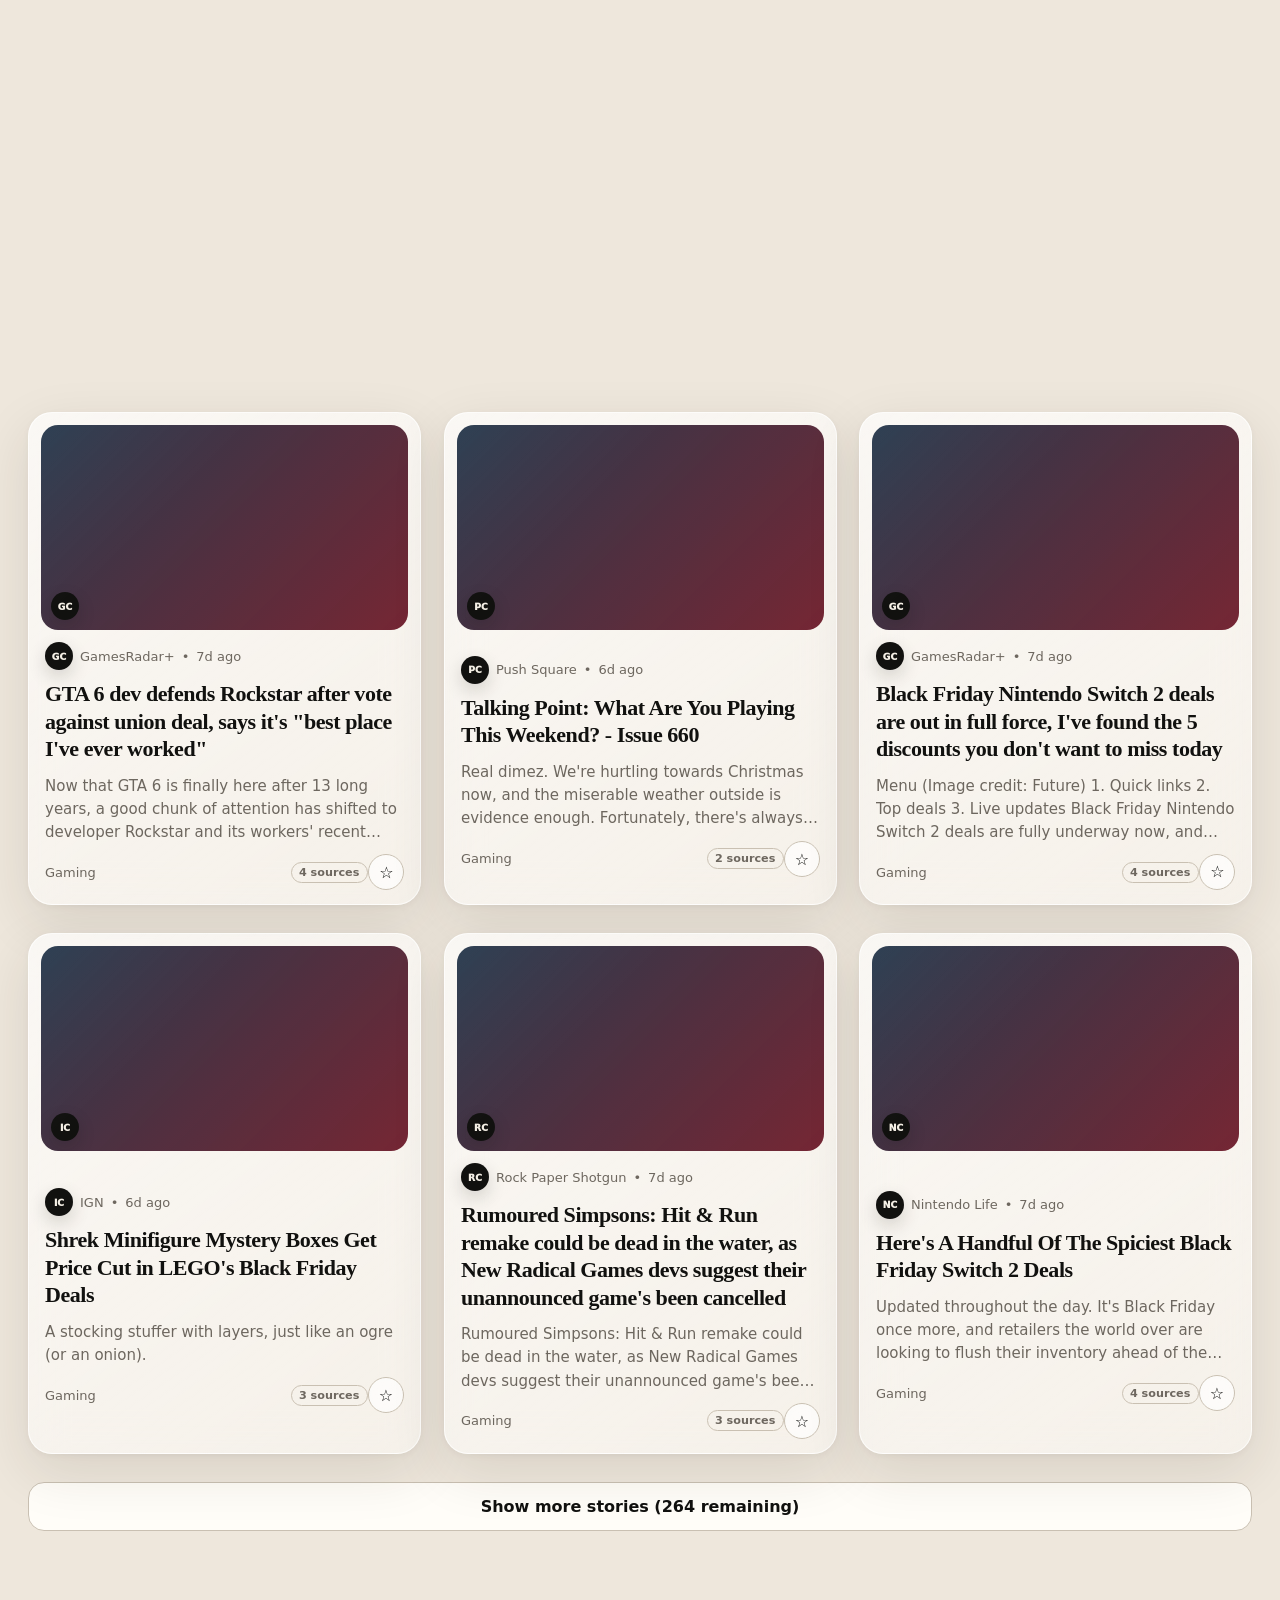
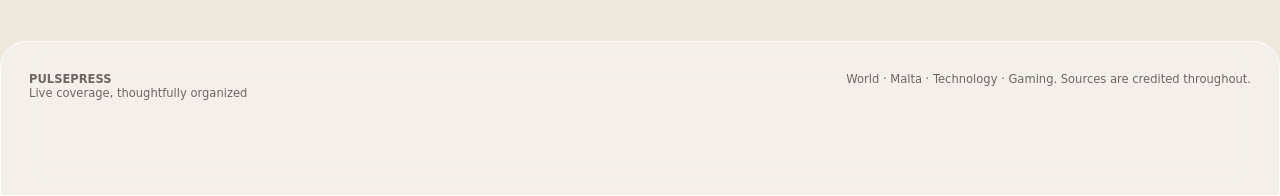
<file: gaming.html>
<!doctype html><html lang="en" data-motion="on"><head><meta charset="utf-8"><meta name="viewport" content="width=device-width,initial-scale=1,viewport-fit=cover"><meta name="theme-color" content="#11110f"><meta name="description" content="PulsePress live world, Malta, technology and gaming news"><title>Gaming Network — PulsePress</title><style>
html,body{margin:0;min-height:100%;background:#f4efe5;color:#11110f;font-family:Arial,Helvetica,sans-serif}
body{display:block!important;opacity:1!important;visibility:visible!important}
.site-header,main,.site-footer{visibility:visible!important;opacity:1!important}
@media(prefers-color-scheme:dark){html,body{background:#111315;color:#f3efe7}}
</style><link rel="icon" href="assets/icons/icon.svg"><link rel="manifest" href="manifest.webmanifest"><link rel="stylesheet" href="assets/css/styles.css?v=10.2"></head><body data-page="gaming"><div class="noise"></div><header class="site-header"><div class="masthead"><a class="brand" href="index.html"><span class="brand-mark">P</span><span class="brand-copy"><b>PULSEPRESS</b><small>WORLD · MALTA · TECH · GAMING</small></span></a><div class="live-status" data-live-status data-state="loading"><i></i><span>Connecting…</span></div><div class="header-actions"><button class="round-btn" data-manual-refresh-global title="Refresh live news">↻</button><a class="round-btn" href="search.html" title="Search">⌕</a><button class="round-btn" data-settings-toggle title="Reader settings">☰</button></div></div><div class="datebar"><span data-clock></span><span>Independent publishers · Global coverage</span><span data-last-update>Live coverage</span></div><div class="ticker"><span class="ticker-label">TOP NEWS</span><div class="ticker-window"><div class="ticker-track" data-ticker-track><button>Bringing in the latest stories… <b>◆</b></button></div></div></div><nav class="section-nav"><a href="index.html" class="" >Latest</a><a href="briefing.html" class="" >Briefing</a><a href="world.html" class="" >World</a><a href="local.html" class="" >Malta / Local</a><a href="tech.html" class="" data-accent="tech">Tech</a><a href="gaming.html" class="active" data-accent="gaming">Gaming</a><a href="search.html" class="" >Search</a><a href="saved.html" class="" >Saved <sup data-saved-count>0</sup></a><a href="sources.html">Sources</a></nav></header><main><section class="page-intro gaming"><div><span class="eyebrow">Specialist desk</span><h1>Gaming Network</h1><p>PlayStation, Xbox, Nintendo, PC, Steam, mobile gaming and esports — all in a dedicated gaming edition built for fans.</p></div><div class="metrics"><span class="metric"><b data-metric-stories>0</b> stories</span><span class="metric"><b data-metric-sources>0</b> sources</span><span class="metric"><b data-metric-countries>0</b> countries</span></div></section><section class="hero-grid" data-hero></section><section class="quick-pulse" data-quick-pulse></section><div class="section-heading"><div><span class="eyebrow">Continuing coverage</span><h2>Latest stories</h2></div><span>Updated throughout the day</span></div><section class="news-grid" data-news-grid></section></main><footer class="site-footer"><div><b>PULSEPRESS</b><br>Live coverage, thoughtfully organized</div><div>World · Malta · Technology · Gaming. Sources are credited throughout.</div></footer><aside class="settings-panel" data-settings-panel><div class="settings-head"><h2>Personalize PulsePress</h2><button data-settings-close>×</button></div><div class="setting-group"><h3>Live refresh</h3><p>Choose how often PulsePress checks for fresh headlines.</p><div class="choice-row"><button data-refresh-choice="60000">1 min</button><button data-refresh-choice="120000">2 min</button><button data-refresh-choice="300000">5 min</button></div></div><div class="setting-group"><h3>Motion</h3><p>Keep cinematic page transitions and motion effects enabled.</p><div class="choice-row"><button data-motion-toggle>Motion effects</button></div></div></aside><div class="toast" data-toast></div><script src="assets/js/news.js?v=10.2"></script><script src="assets/js/site.js?v=10.2"></script><script>
(function(){
  try{
    if('serviceWorker' in navigator){
      navigator.serviceWorker.getRegistrations().then(function(rs){rs.forEach(function(r){r.unregister()})}).catch(function(){});
    }
    if('caches' in window){
      caches.keys().then(function(keys){keys.filter(function(k){return k.indexOf('pulsepress-static-')===0}).forEach(function(k){caches.delete(k)})}).catch(function(){});
    }
  }catch(e){}
})();
</script></body></html>
</file>
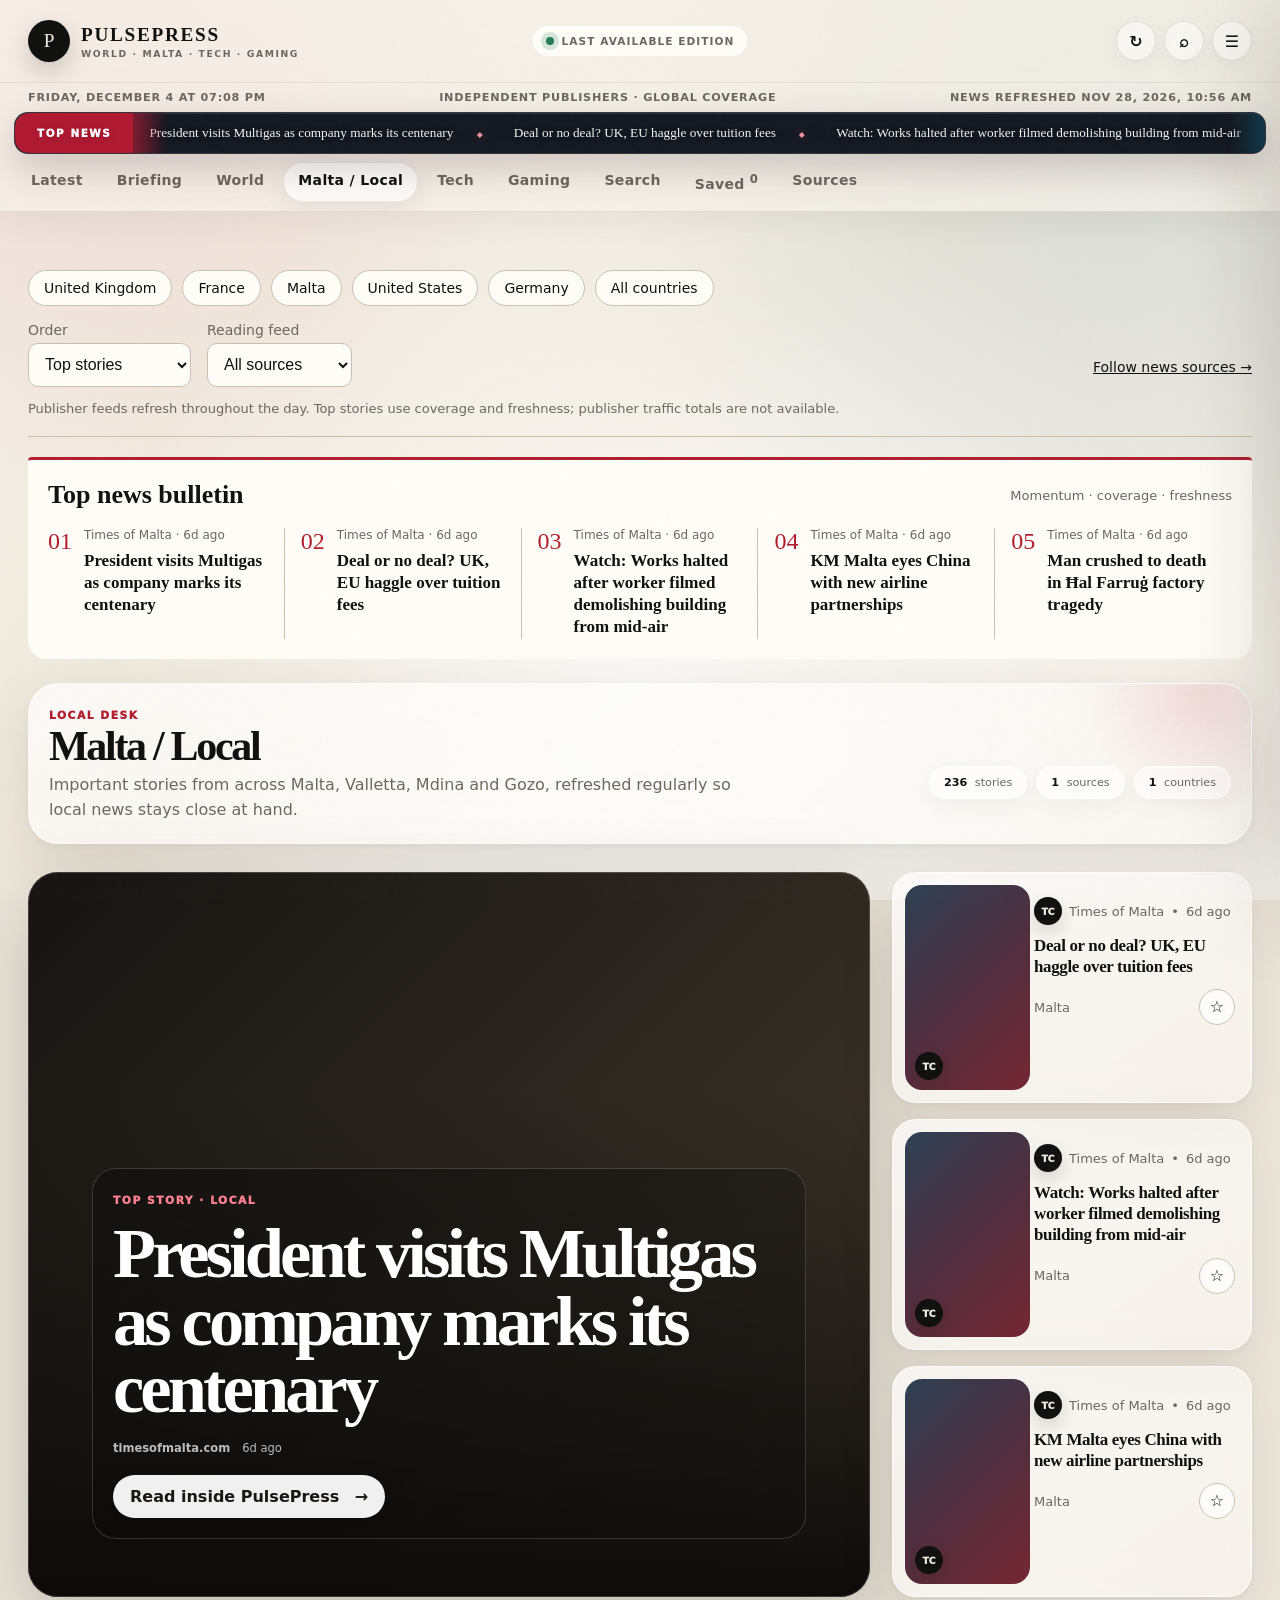
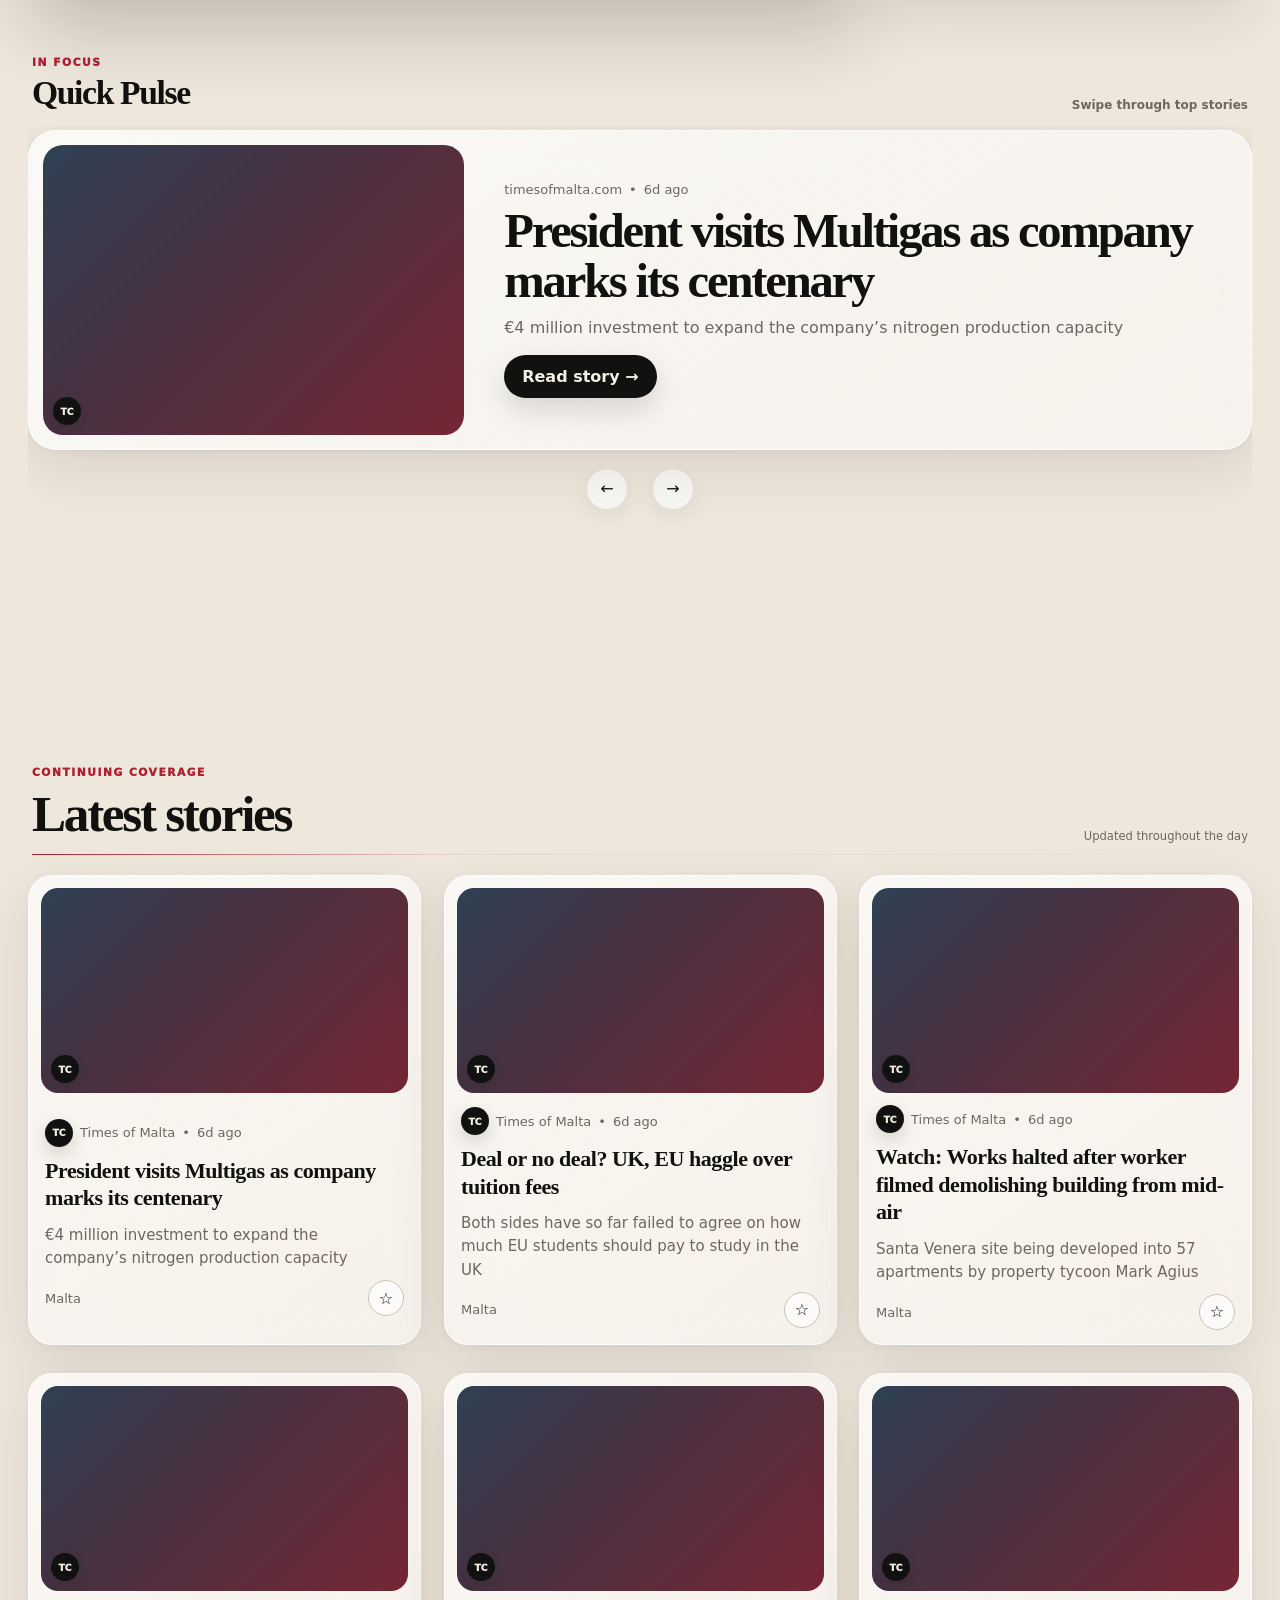
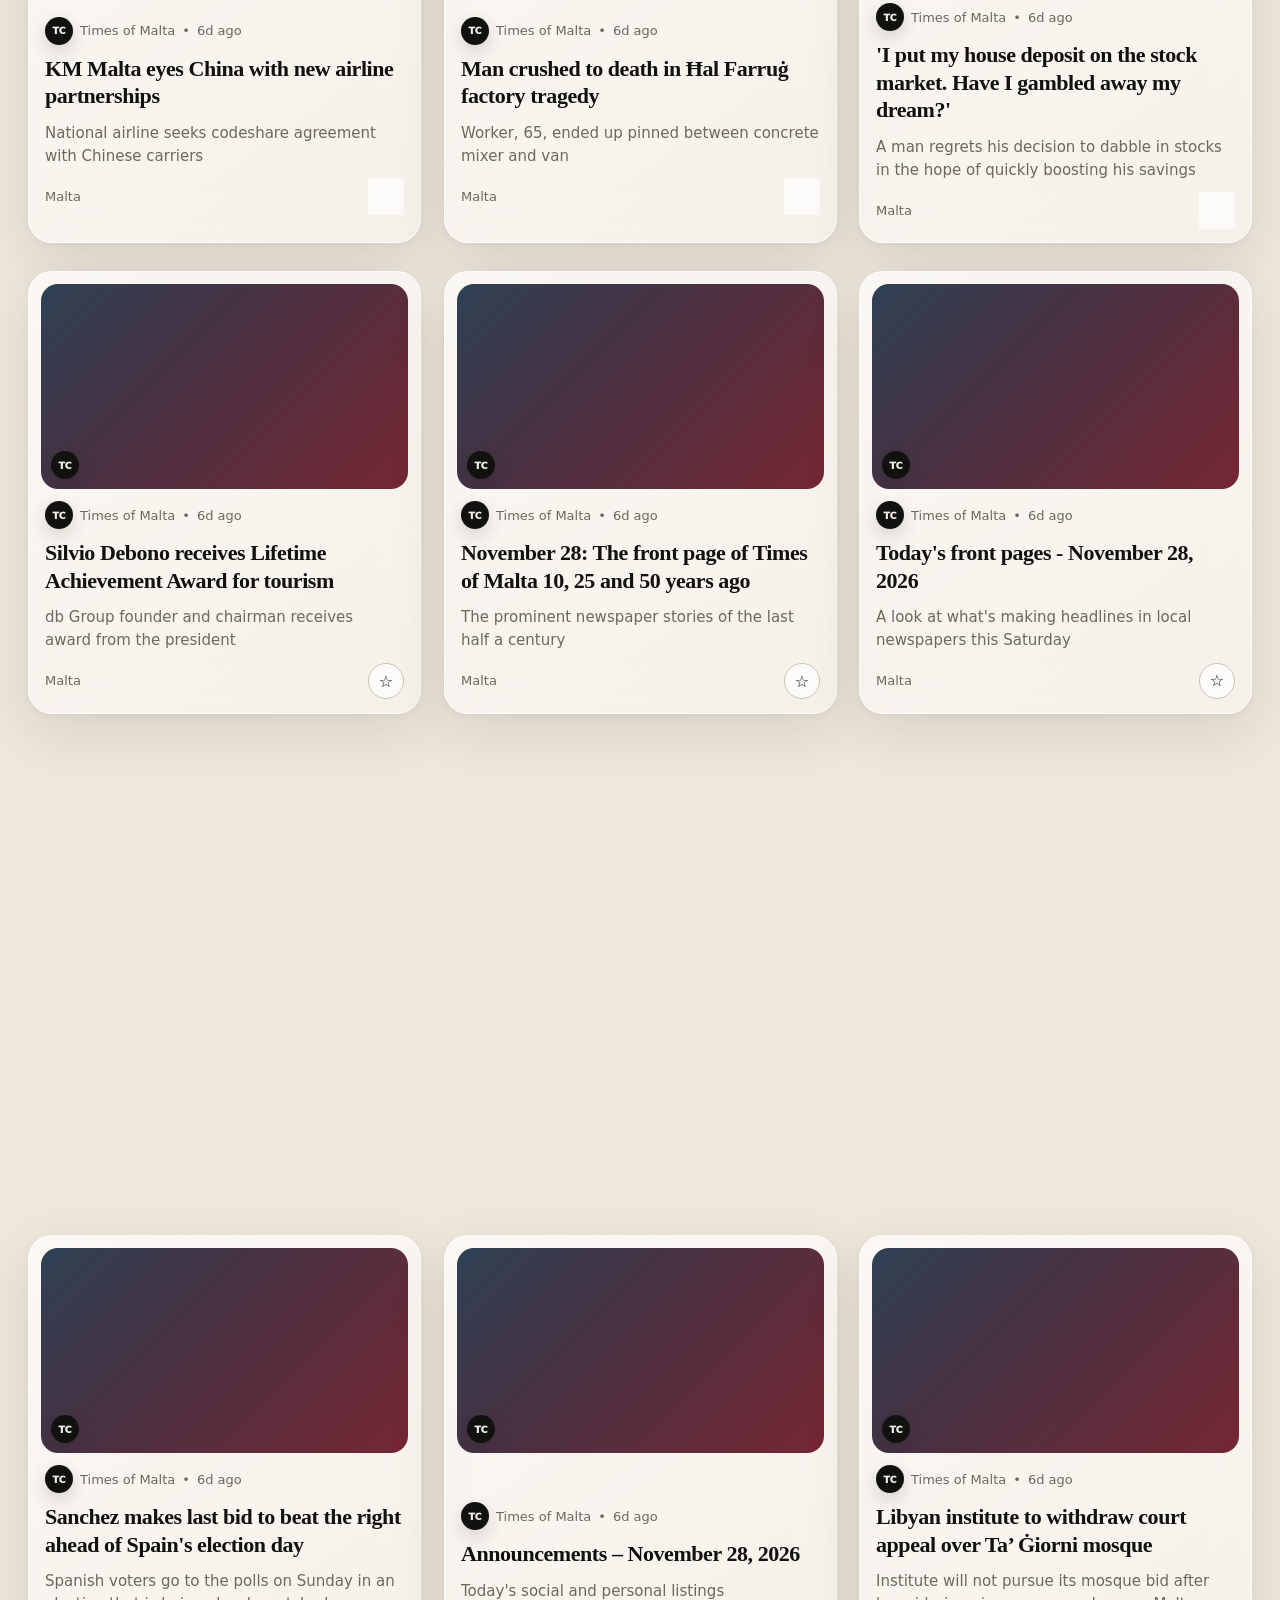
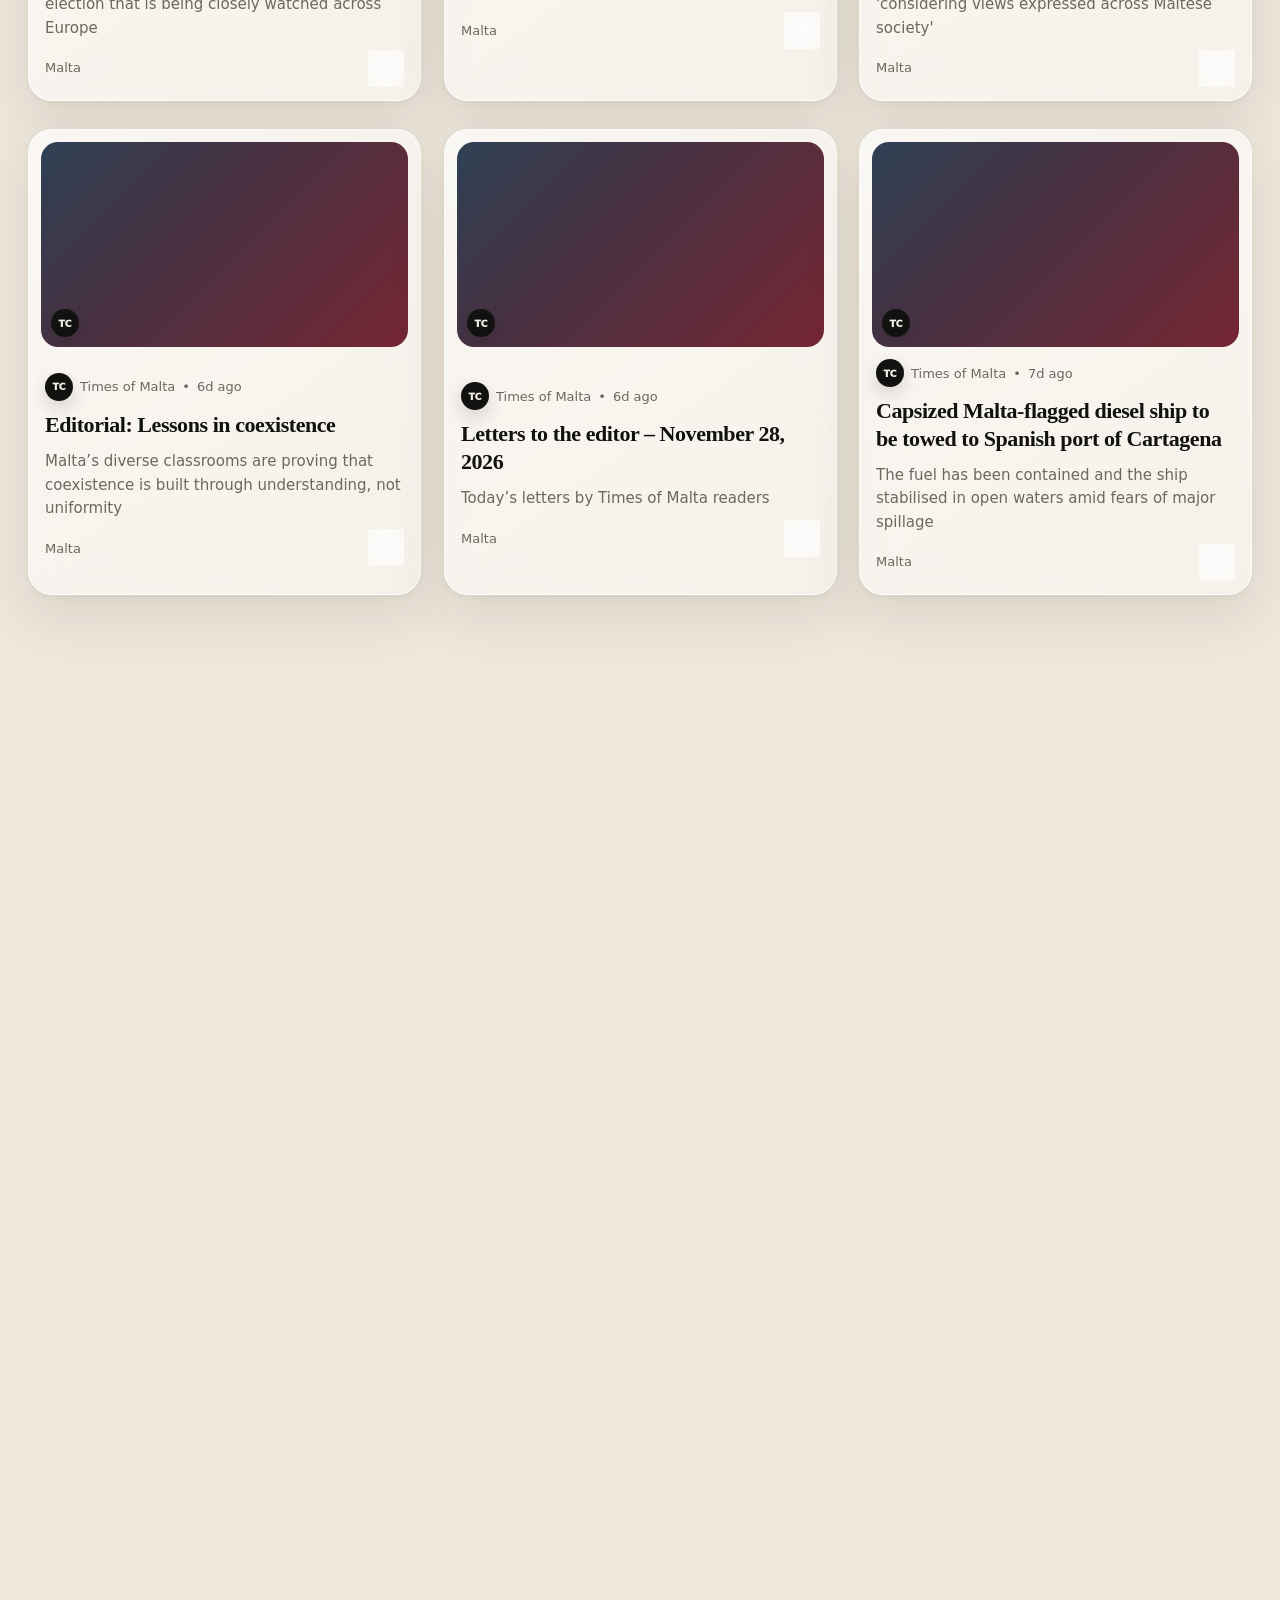
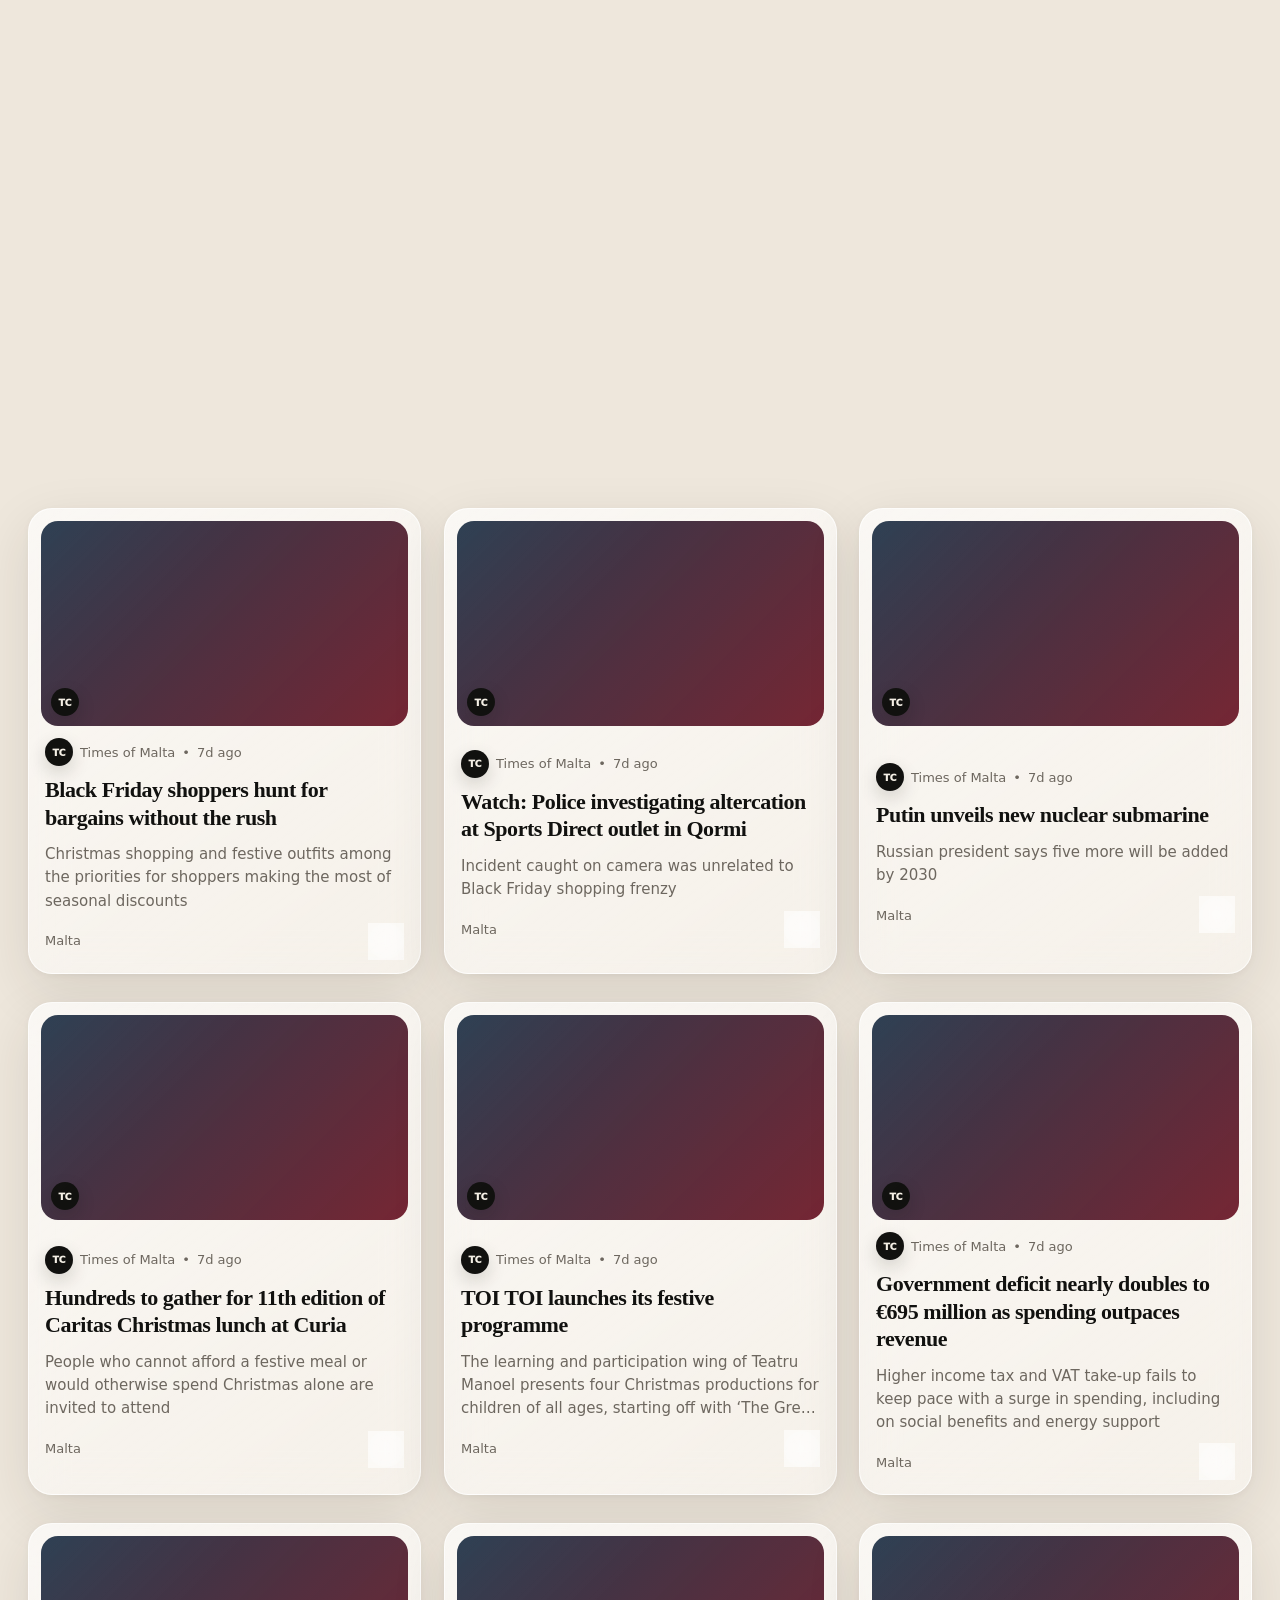
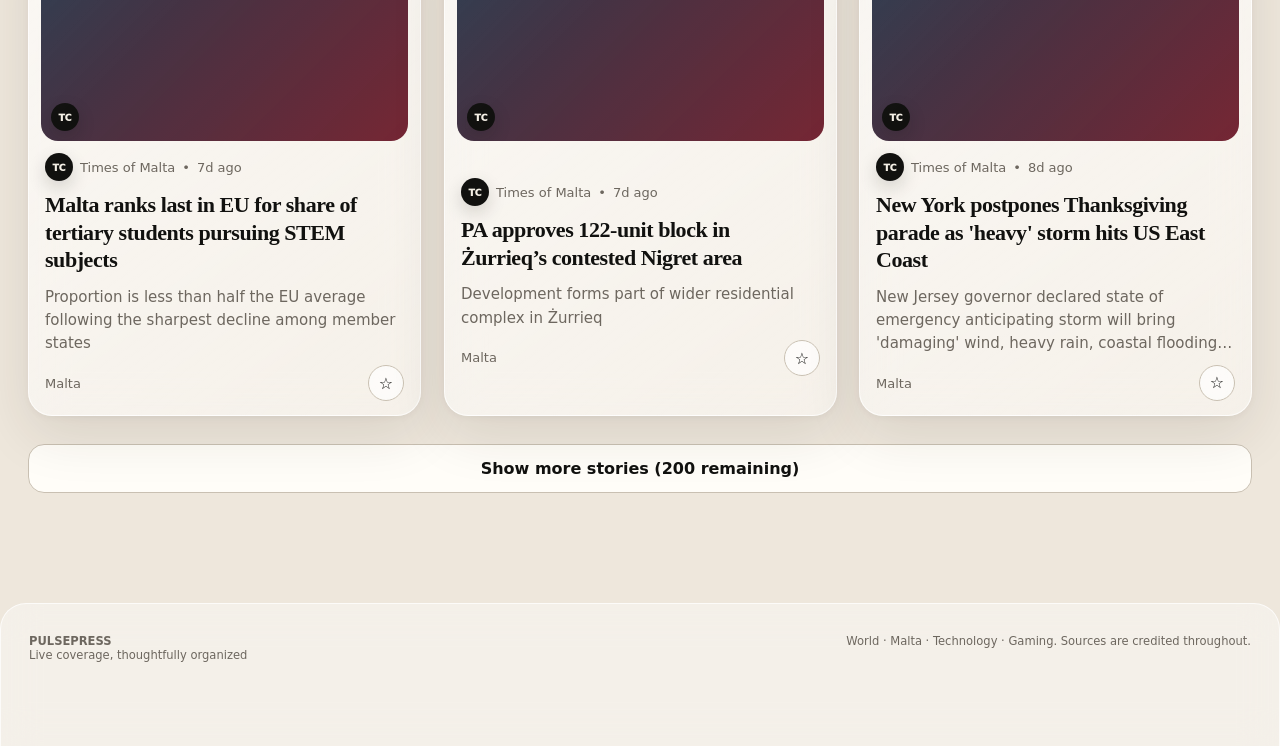
<file: local.html>
<!doctype html><html lang="en" data-motion="on"><head><meta charset="utf-8"><meta name="viewport" content="width=device-width,initial-scale=1,viewport-fit=cover"><meta name="theme-color" content="#11110f"><meta name="description" content="PulsePress live world, Malta, technology and gaming news"><title>Malta / Local — PulsePress</title><style>
html,body{margin:0;min-height:100%;background:#f4efe5;color:#11110f;font-family:Arial,Helvetica,sans-serif}
body{display:block!important;opacity:1!important;visibility:visible!important}
.site-header,main,.site-footer{visibility:visible!important;opacity:1!important}
@media(prefers-color-scheme:dark){html,body{background:#111315;color:#f3efe7}}
</style><link rel="icon" href="assets/icons/icon.svg"><link rel="manifest" href="manifest.webmanifest"><link rel="stylesheet" href="assets/css/styles.css?v=10.2"></head><body data-page="local"><div class="noise"></div><header class="site-header"><div class="masthead"><a class="brand" href="index.html"><span class="brand-mark">P</span><span class="brand-copy"><b>PULSEPRESS</b><small>WORLD · MALTA · TECH · GAMING</small></span></a><div class="live-status" data-live-status data-state="loading"><i></i><span>Connecting…</span></div><div class="header-actions"><button class="round-btn" data-manual-refresh-global title="Refresh live news">↻</button><a class="round-btn" href="search.html" title="Search">⌕</a><button class="round-btn" data-settings-toggle title="Reader settings">☰</button></div></div><div class="datebar"><span data-clock></span><span>Independent publishers · Global coverage</span><span data-last-update>Live coverage</span></div><div class="ticker"><span class="ticker-label">TOP NEWS</span><div class="ticker-window"><div class="ticker-track" data-ticker-track><button>Bringing in the latest stories… <b>◆</b></button></div></div></div><nav class="section-nav"><a href="index.html" class="" >Latest</a><a href="briefing.html" class="" >Briefing</a><a href="world.html" class="" >World</a><a href="local.html" class="active" >Malta / Local</a><a href="tech.html" class="" data-accent="tech">Tech</a><a href="gaming.html" class="" data-accent="gaming">Gaming</a><a href="search.html" class="" >Search</a><a href="saved.html" class="" >Saved <sup data-saved-count>0</sup></a><a href="sources.html">Sources</a></nav></header><main><section class="page-intro local"><div><span class="eyebrow">Local desk</span><h1>Malta / Local</h1><p>Important stories from across Malta, Valletta, Mdina and Gozo, refreshed regularly so local news stays close at hand.</p></div><div class="metrics"><span class="metric"><b data-metric-stories>0</b> stories</span><span class="metric"><b data-metric-sources>0</b> sources</span><span class="metric"><b data-metric-countries>0</b> countries</span></div></section><section class="hero-grid" data-hero></section><section class="quick-pulse" data-quick-pulse></section><div class="section-heading"><div><span class="eyebrow">Continuing coverage</span><h2>Latest stories</h2></div><span>Updated throughout the day</span></div><section class="news-grid" data-news-grid></section></main><footer class="site-footer"><div><b>PULSEPRESS</b><br>Live coverage, thoughtfully organized</div><div>World · Malta · Technology · Gaming. Sources are credited throughout.</div></footer><aside class="settings-panel" data-settings-panel><div class="settings-head"><h2>Personalize PulsePress</h2><button data-settings-close>×</button></div><div class="setting-group"><h3>Live refresh</h3><p>Choose how often PulsePress checks for fresh headlines.</p><div class="choice-row"><button data-refresh-choice="60000">1 min</button><button data-refresh-choice="120000">2 min</button><button data-refresh-choice="300000">5 min</button></div></div><div class="setting-group"><h3>Motion</h3><p>Keep cinematic page transitions and motion effects enabled.</p><div class="choice-row"><button data-motion-toggle>Motion effects</button></div></div></aside><div class="toast" data-toast></div><script src="assets/js/news.js?v=10.2"></script><script src="assets/js/site.js?v=10.2"></script><script>
(function(){
  try{
    if('serviceWorker' in navigator){
      navigator.serviceWorker.getRegistrations().then(function(rs){rs.forEach(function(r){r.unregister()})}).catch(function(){});
    }
    if('caches' in window){
      caches.keys().then(function(keys){keys.filter(function(k){return k.indexOf('pulsepress-static-')===0}).forEach(function(k){caches.delete(k)})}).catch(function(){});
    }
  }catch(e){}
})();
</script></body></html>
</file>
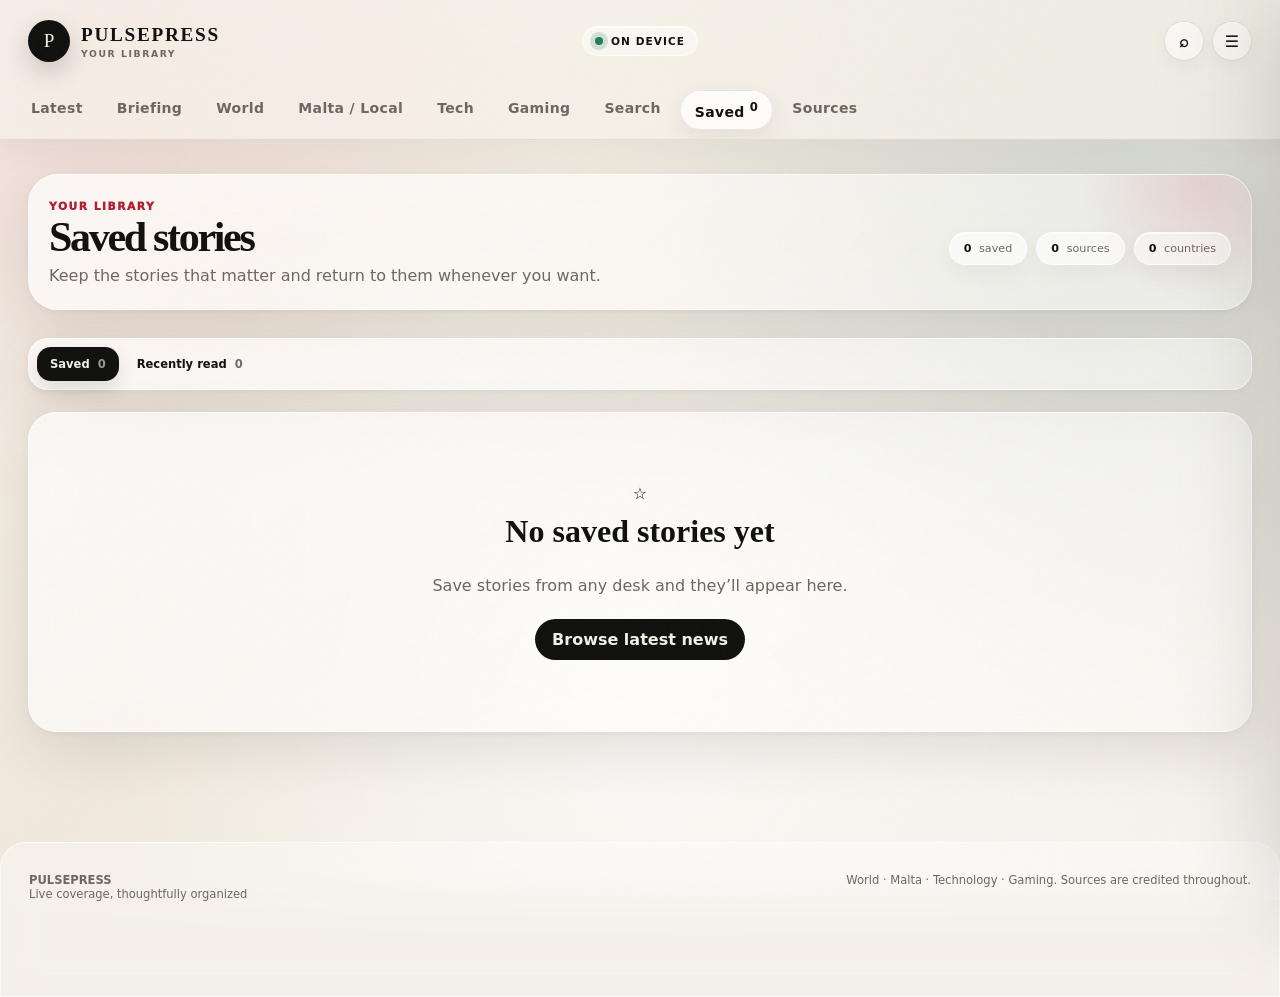
<file: saved.html>
<!doctype html><html lang="en" data-motion="on"><head><meta charset="utf-8"><meta name="viewport" content="width=device-width,initial-scale=1"><title>Saved — PulsePress</title><style>
html,body{margin:0;min-height:100%;background:#f4efe5;color:#11110f;font-family:Arial,Helvetica,sans-serif}
body{display:block!important;opacity:1!important;visibility:visible!important}
.site-header,main,.site-footer{visibility:visible!important;opacity:1!important}
@media(prefers-color-scheme:dark){html,body{background:#111315;color:#f3efe7}}
</style><link rel="icon" href="assets/icons/icon.svg"><link rel="stylesheet" href="assets/css/styles.css?v=10.2"></head><body data-page="saved"><div class="noise"></div><header class="site-header"><div class="masthead"><a class="brand" href="index.html"><span class="brand-mark">P</span><span class="brand-copy"><b>PULSEPRESS</b><small>YOUR LIBRARY</small></span></a><div class="live-status" data-live-status><i></i><span>On device</span></div><div class="header-actions"><a class="round-btn" href="search.html">⌕</a><button class="round-btn" data-settings-toggle>☰</button></div></div><nav class="section-nav"><a href="index.html" class="" >Latest</a><a href="briefing.html" class="" >Briefing</a><a href="world.html" class="" >World</a><a href="local.html" class="" >Malta / Local</a><a href="tech.html" class="" data-accent="tech">Tech</a><a href="gaming.html" class="" data-accent="gaming">Gaming</a><a href="search.html" class="" >Search</a><a href="saved.html" class="active" >Saved <sup data-saved-count>0</sup></a><a href="sources.html">Sources</a></nav></header><main><section class="page-intro"><div><span class="eyebrow">Your library</span><h1>Saved stories</h1><p>Keep the stories that matter and return to them whenever you want.</p></div><div class="metrics"><span class="metric"><b data-metric-stories>0</b> saved</span><span class="metric"><b data-metric-sources>0</b> sources</span><span class="metric"><b data-metric-countries>0</b> countries</span></div></section><section class="news-grid" data-news-grid></section></main><footer class="site-footer"><div><b>PULSEPRESS</b><br>Live coverage, thoughtfully organized</div><div>World · Malta · Technology · Gaming. Sources are credited throughout.</div></footer><aside class="settings-panel" data-settings-panel><div class="settings-head"><h2>Personalize PulsePress</h2><button data-settings-close>×</button></div><div class="setting-group"><h3>Live refresh</h3><p>Choose how often PulsePress checks for fresh headlines.</p><div class="choice-row"><button data-refresh-choice="60000">1 min</button><button data-refresh-choice="120000">2 min</button><button data-refresh-choice="300000">5 min</button></div></div><div class="setting-group"><h3>Motion</h3><p>Keep cinematic page transitions and motion effects enabled.</p><div class="choice-row"><button data-motion-toggle>Motion effects</button></div></div></aside><div class="toast" data-toast></div><script src="assets/js/news.js?v=10.2"></script><script src="assets/js/site.js?v=10.2"></script><script>
(function(){
  try{
    if('serviceWorker' in navigator){
      navigator.serviceWorker.getRegistrations().then(function(rs){rs.forEach(function(r){r.unregister()})}).catch(function(){});
    }
    if('caches' in window){
      caches.keys().then(function(keys){keys.filter(function(k){return k.indexOf('pulsepress-static-')===0}).forEach(function(k){caches.delete(k)})}).catch(function(){});
    }
  }catch(e){}
})();
</script></body></html>
</file>
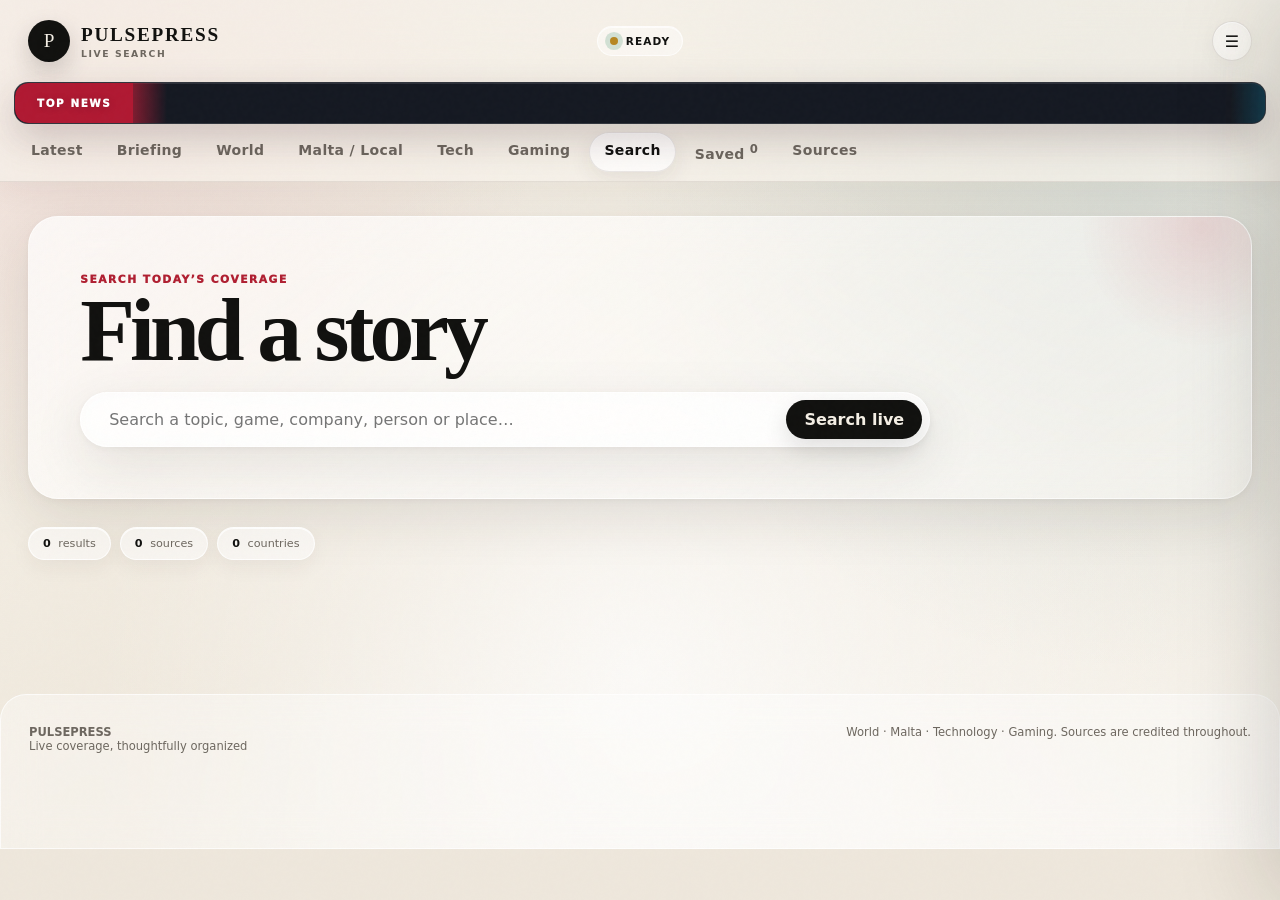
<file: search.html>
<!doctype html><html lang="en" data-motion="on"><head><meta charset="utf-8"><meta name="viewport" content="width=device-width,initial-scale=1"><title>Search — PulsePress</title><style>
html,body{margin:0;min-height:100%;background:#f4efe5;color:#11110f;font-family:Arial,Helvetica,sans-serif}
body{display:block!important;opacity:1!important;visibility:visible!important}
.site-header,main,.site-footer{visibility:visible!important;opacity:1!important}
@media(prefers-color-scheme:dark){html,body{background:#111315;color:#f3efe7}}
</style><link rel="icon" href="assets/icons/icon.svg"><link rel="stylesheet" href="assets/css/styles.css?v=10.2"></head><body data-page="search"><div class="noise"></div><header class="site-header"><div class="masthead"><a class="brand" href="index.html"><span class="brand-mark">P</span><span class="brand-copy"><b>PULSEPRESS</b><small>LIVE SEARCH</small></span></a><div class="live-status" data-live-status data-state="loading"><i></i><span>Ready</span></div><div class="header-actions"><button class="round-btn" data-settings-toggle>☰</button></div></div><div class="ticker"><span class="ticker-label">TOP NEWS</span><div class="ticker-window"><div class="ticker-track" data-ticker-track></div></div></div><nav class="section-nav"><a href="index.html" class="" >Latest</a><a href="briefing.html" class="" >Briefing</a><a href="world.html" class="" >World</a><a href="local.html" class="" >Malta / Local</a><a href="tech.html" class="" data-accent="tech">Tech</a><a href="gaming.html" class="" data-accent="gaming">Gaming</a><a href="search.html" class="active" >Search</a><a href="saved.html" class="" >Saved <sup data-saved-count>0</sup></a><a href="sources.html">Sources</a></nav></header><main><section class="search-hero"><span class="eyebrow">Search today’s coverage</span><h1 data-search-heading>Find a story</h1><form class="search-form" data-search-form><input data-search-input placeholder="Search a topic, game, company, person or place…" autocomplete="off"><button>Search live</button></form></section><div class="metrics"><span class="metric"><b data-metric-stories>0</b> results</span><span class="metric"><b data-metric-sources>0</b> sources</span><span class="metric"><b data-metric-countries>0</b> countries</span></div><section class="news-grid" data-news-grid></section></main><footer class="site-footer"><div><b>PULSEPRESS</b><br>Live coverage, thoughtfully organized</div><div>World · Malta · Technology · Gaming. Sources are credited throughout.</div></footer><aside class="settings-panel" data-settings-panel><div class="settings-head"><h2>Personalize PulsePress</h2><button data-settings-close>×</button></div><div class="setting-group"><h3>Live refresh</h3><p>Choose how often PulsePress checks for fresh headlines.</p><div class="choice-row"><button data-refresh-choice="60000">1 min</button><button data-refresh-choice="120000">2 min</button><button data-refresh-choice="300000">5 min</button></div></div><div class="setting-group"><h3>Motion</h3><p>Keep cinematic page transitions and motion effects enabled.</p><div class="choice-row"><button data-motion-toggle>Motion effects</button></div></div></aside><div class="toast" data-toast></div><script src="assets/js/news.js?v=10.2"></script><script src="assets/js/site.js?v=10.2"></script><script>
(function(){
  try{
    if('serviceWorker' in navigator){
      navigator.serviceWorker.getRegistrations().then(function(rs){rs.forEach(function(r){r.unregister()})}).catch(function(){});
    }
    if('caches' in window){
      caches.keys().then(function(keys){keys.filter(function(k){return k.indexOf('pulsepress-static-')===0}).forEach(function(k){caches.delete(k)})}).catch(function(){});
    }
  }catch(e){}
})();
</script></body></html>
</file>
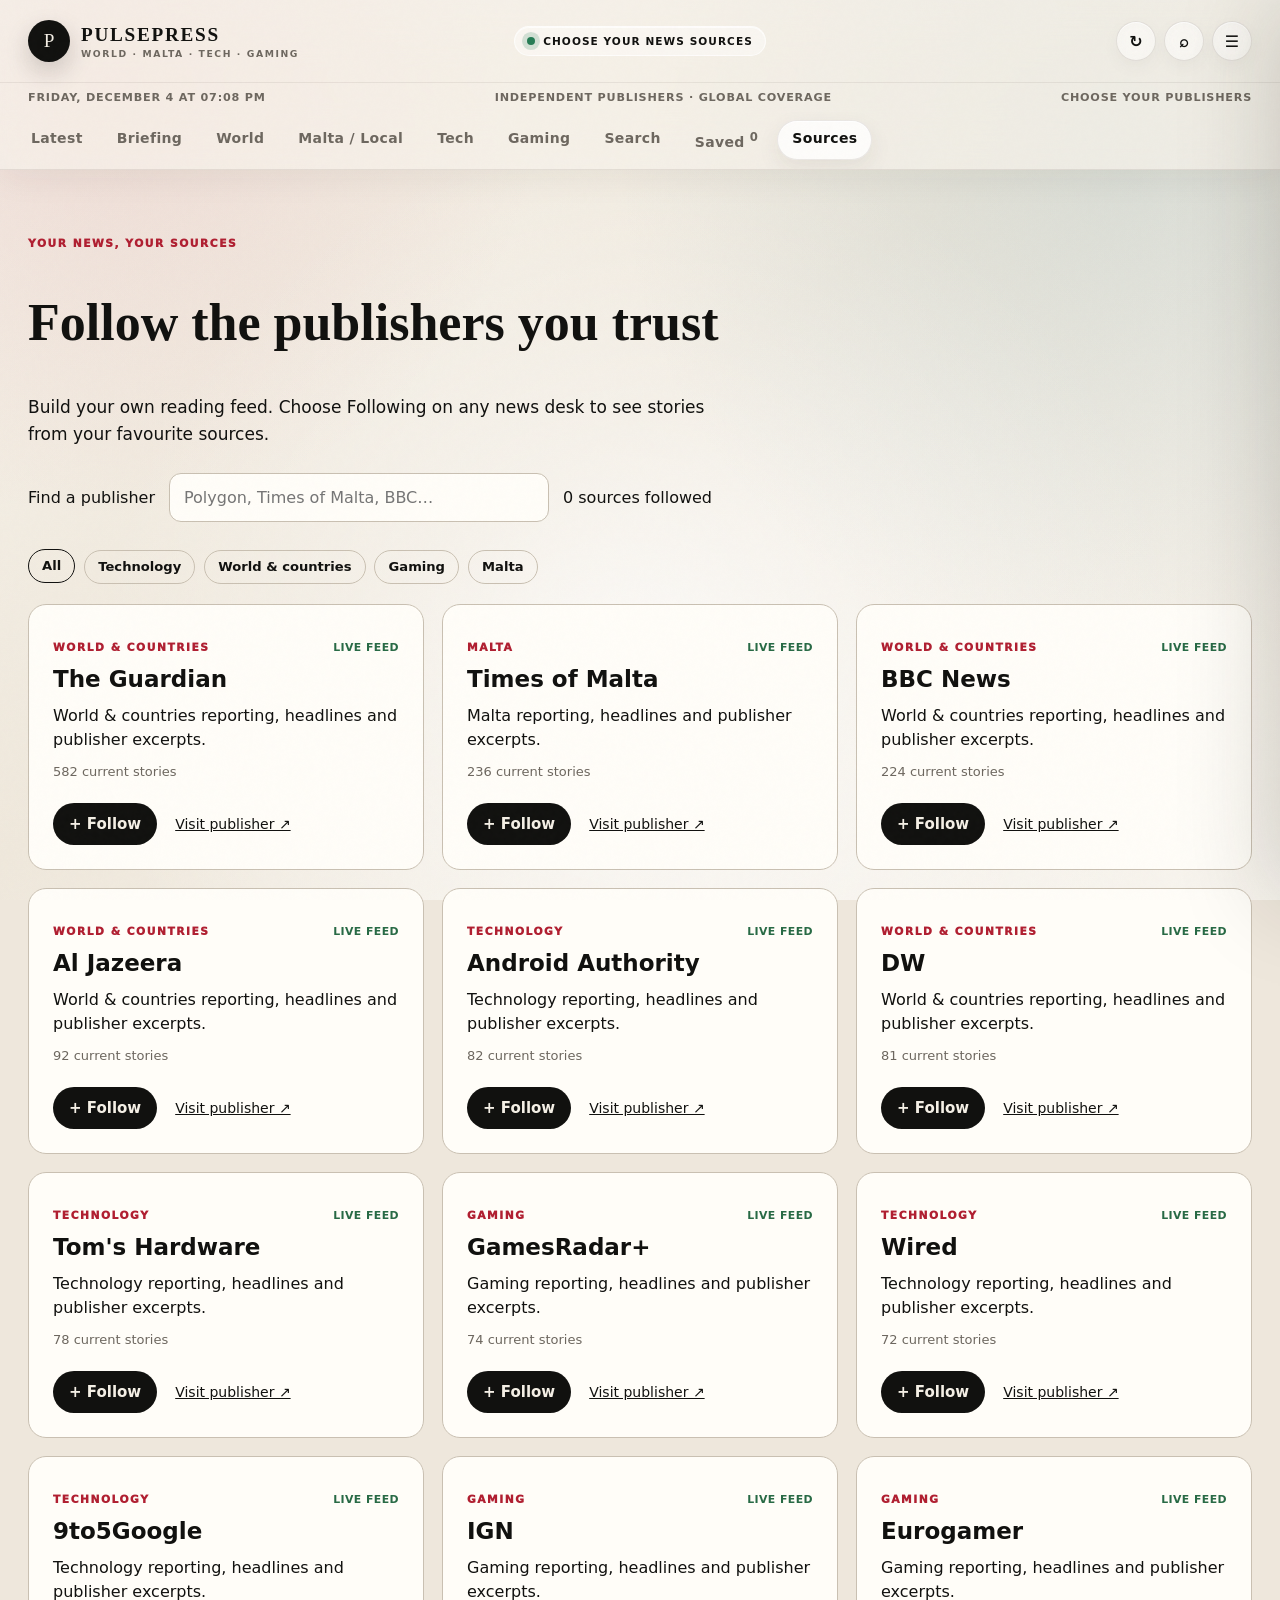
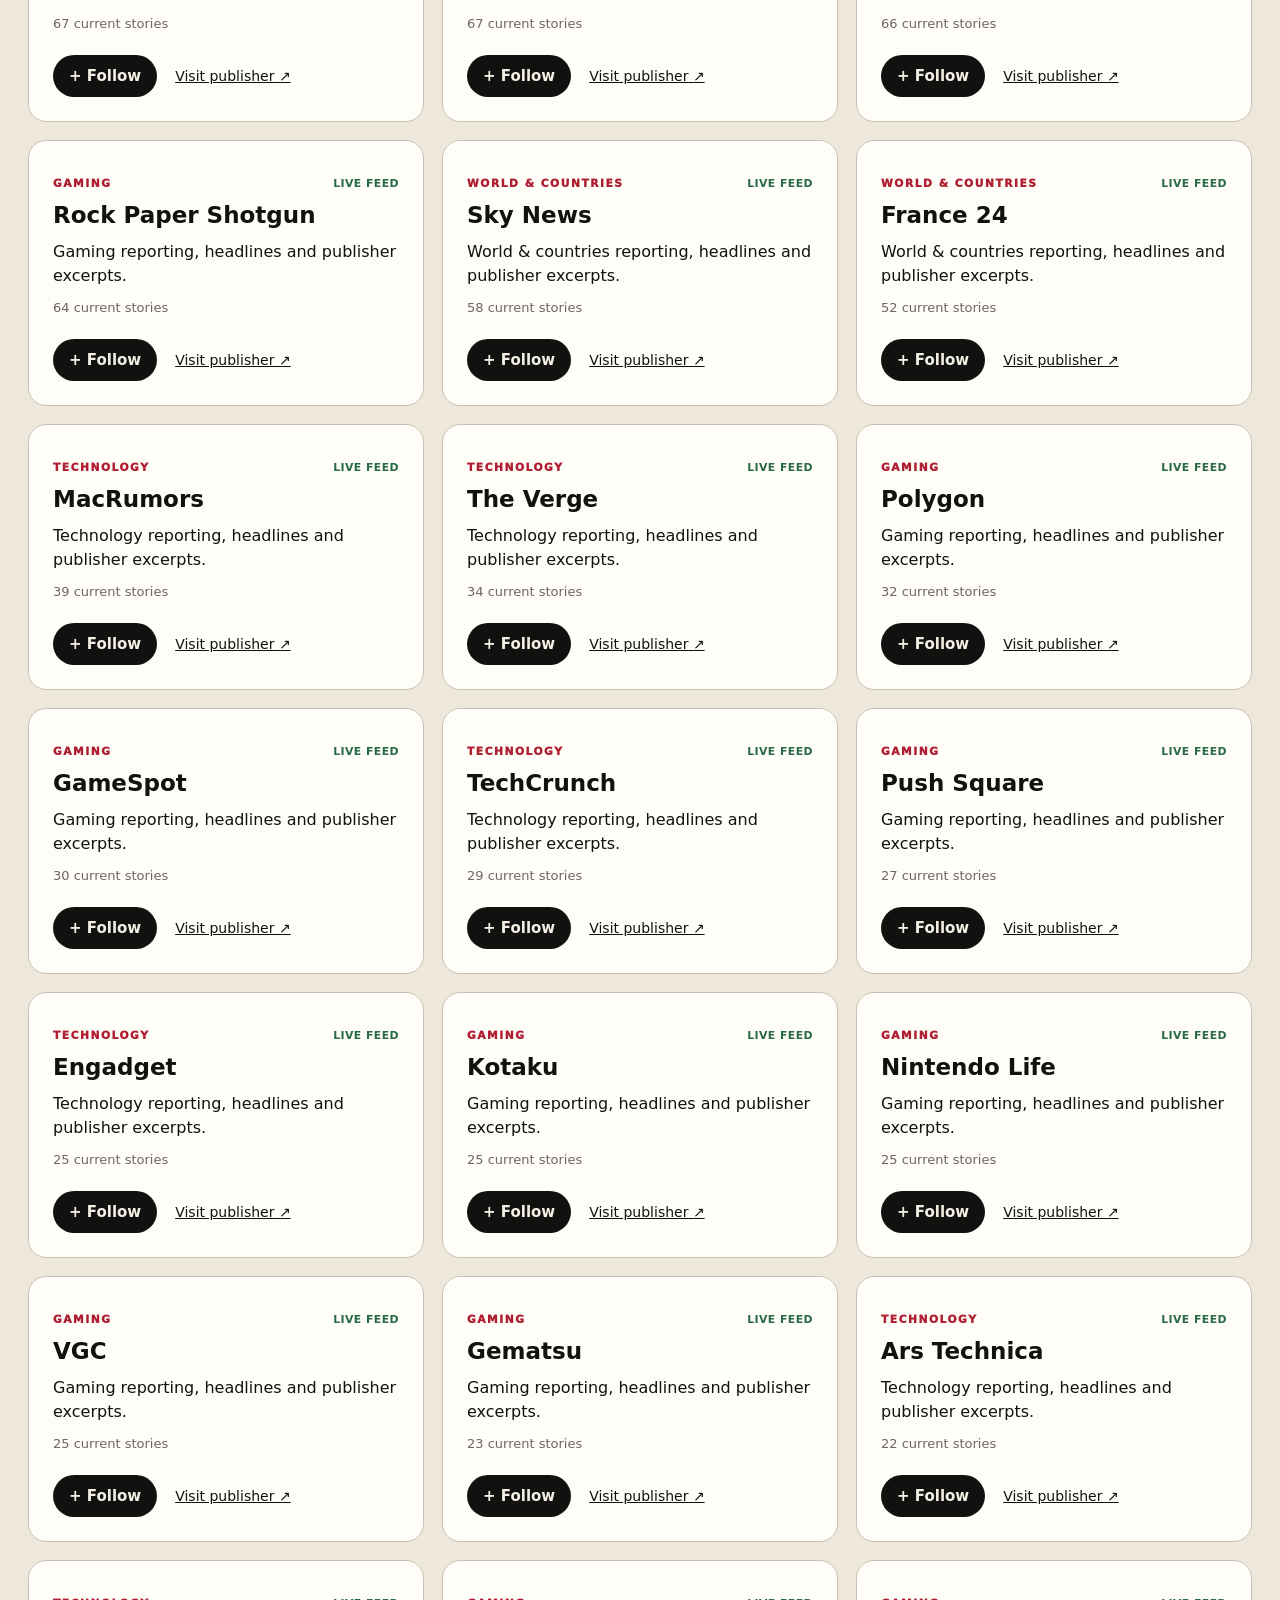
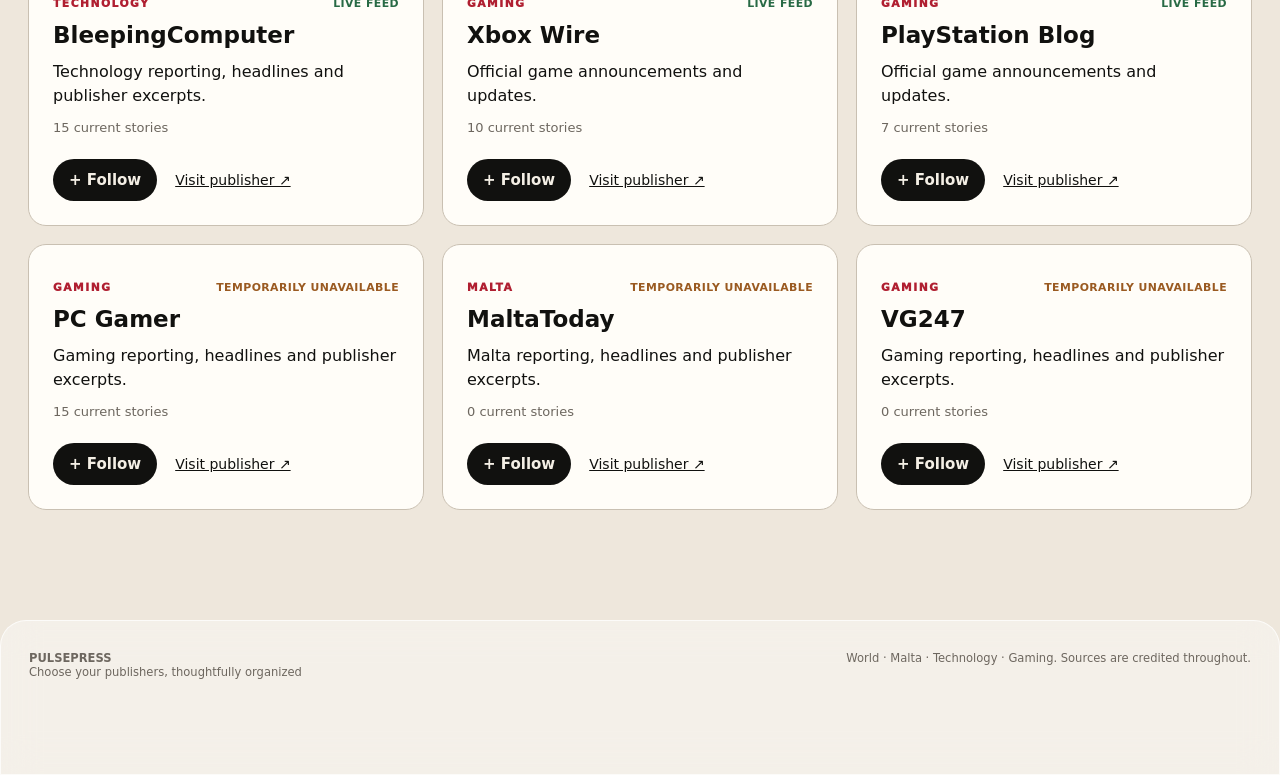
<file: sources.html>
<!doctype html><html lang="en" data-motion="on"><head><meta charset="utf-8"><meta name="viewport" content="width=device-width,initial-scale=1,viewport-fit=cover"><meta name="theme-color" content="#11110f"><meta name="description" content="PulsePress live world, Malta, technology and gaming news"><title>News sources — PulsePress</title><style>
html,body{margin:0;min-height:100%;background:#f4efe5;color:#11110f;font-family:Arial,Helvetica,sans-serif}
body{display:block!important;opacity:1!important;visibility:visible!important}
.site-header,main,.site-footer{visibility:visible!important;opacity:1!important}
@media(prefers-color-scheme:dark){html,body{background:#111315;color:#f3efe7}}
</style><link rel="icon" href="assets/icons/icon.svg"><link rel="manifest" href="manifest.webmanifest"><link rel="stylesheet" href="assets/css/styles.css?v=10.2"></head><body data-page="sources"><div class="noise"></div><header class="site-header"><div class="masthead"><a class="brand" href="index.html"><span class="brand-mark">P</span><span class="brand-copy"><b>PULSEPRESS</b><small>WORLD · MALTA · TECH · GAMING</small></span></a><div class="live-status" data-live-status data-state="loading"><i></i><span>Connecting…</span></div><div class="header-actions"><button class="round-btn" data-manual-refresh-global title="Refresh live news">↻</button><a class="round-btn" href="search.html" title="Search">⌕</a><button class="round-btn" data-settings-toggle title="Reader settings">☰</button></div></div><div class="datebar"><span data-clock></span><span>Independent publishers · Global coverage</span><span data-last-update>Choose your publishers</span></div><nav class="section-nav"><a href="index.html" class="" >Latest</a><a href="briefing.html" class="" >Briefing</a><a href="world.html" class="" >World</a><a href="local.html" class="" >Malta / Local</a><a href="tech.html" class="" data-accent="tech">Tech</a><a href="gaming.html" class="" data-accent="gaming">Gaming</a><a href="search.html" class="" >Search</a><a href="saved.html" class="" >Saved <sup data-saved-count>0</sup></a><a href="sources.html" class="active">Sources</a></nav></header><main><section class="sources-heading"><span class="eyebrow">Your news, your sources</span><h1>Follow the publishers you trust</h1><p>Build your own reading feed. Choose Following on any news desk to see stories from your favourite sources.</p><div class="source-search"><label for="source-search">Find a publisher</label><input id="source-search" data-source-search type="search" placeholder="Polygon, Times of Malta, BBC…"><span data-follow-count></span></div></section><section class="sources-grid" data-sources></section></main><footer class="site-footer"><div><b>PULSEPRESS</b><br>Choose your publishers, thoughtfully organized</div><div>World · Malta · Technology · Gaming. Sources are credited throughout.</div></footer><aside class="settings-panel" data-settings-panel><div class="settings-head"><h2>Personalize PulsePress</h2><button data-settings-close>×</button></div><div class="setting-group"><h3>Live refresh</h3><p>Choose how often PulsePress checks for fresh headlines.</p><div class="choice-row"><button data-refresh-choice="60000">1 min</button><button data-refresh-choice="120000">2 min</button><button data-refresh-choice="300000">5 min</button></div></div><div class="setting-group"><h3>Motion</h3><p>Keep cinematic page transitions and motion effects enabled.</p><div class="choice-row"><button data-motion-toggle>Motion effects</button></div></div></aside><div class="toast" data-toast></div><script src="assets/js/news.js?v=10.2"></script><script src="assets/js/site.js?v=10.2"></script><script>
(function(){
  try{
    if('serviceWorker' in navigator){
      navigator.serviceWorker.getRegistrations().then(function(rs){rs.forEach(function(r){r.unregister()})}).catch(function(){});
    }
    if('caches' in window){
      caches.keys().then(function(keys){keys.filter(function(k){return k.indexOf('pulsepress-static-')===0}).forEach(function(k){caches.delete(k)})}).catch(function(){});
    }
  }catch(e){}
})();
</script></body></html>
</file>
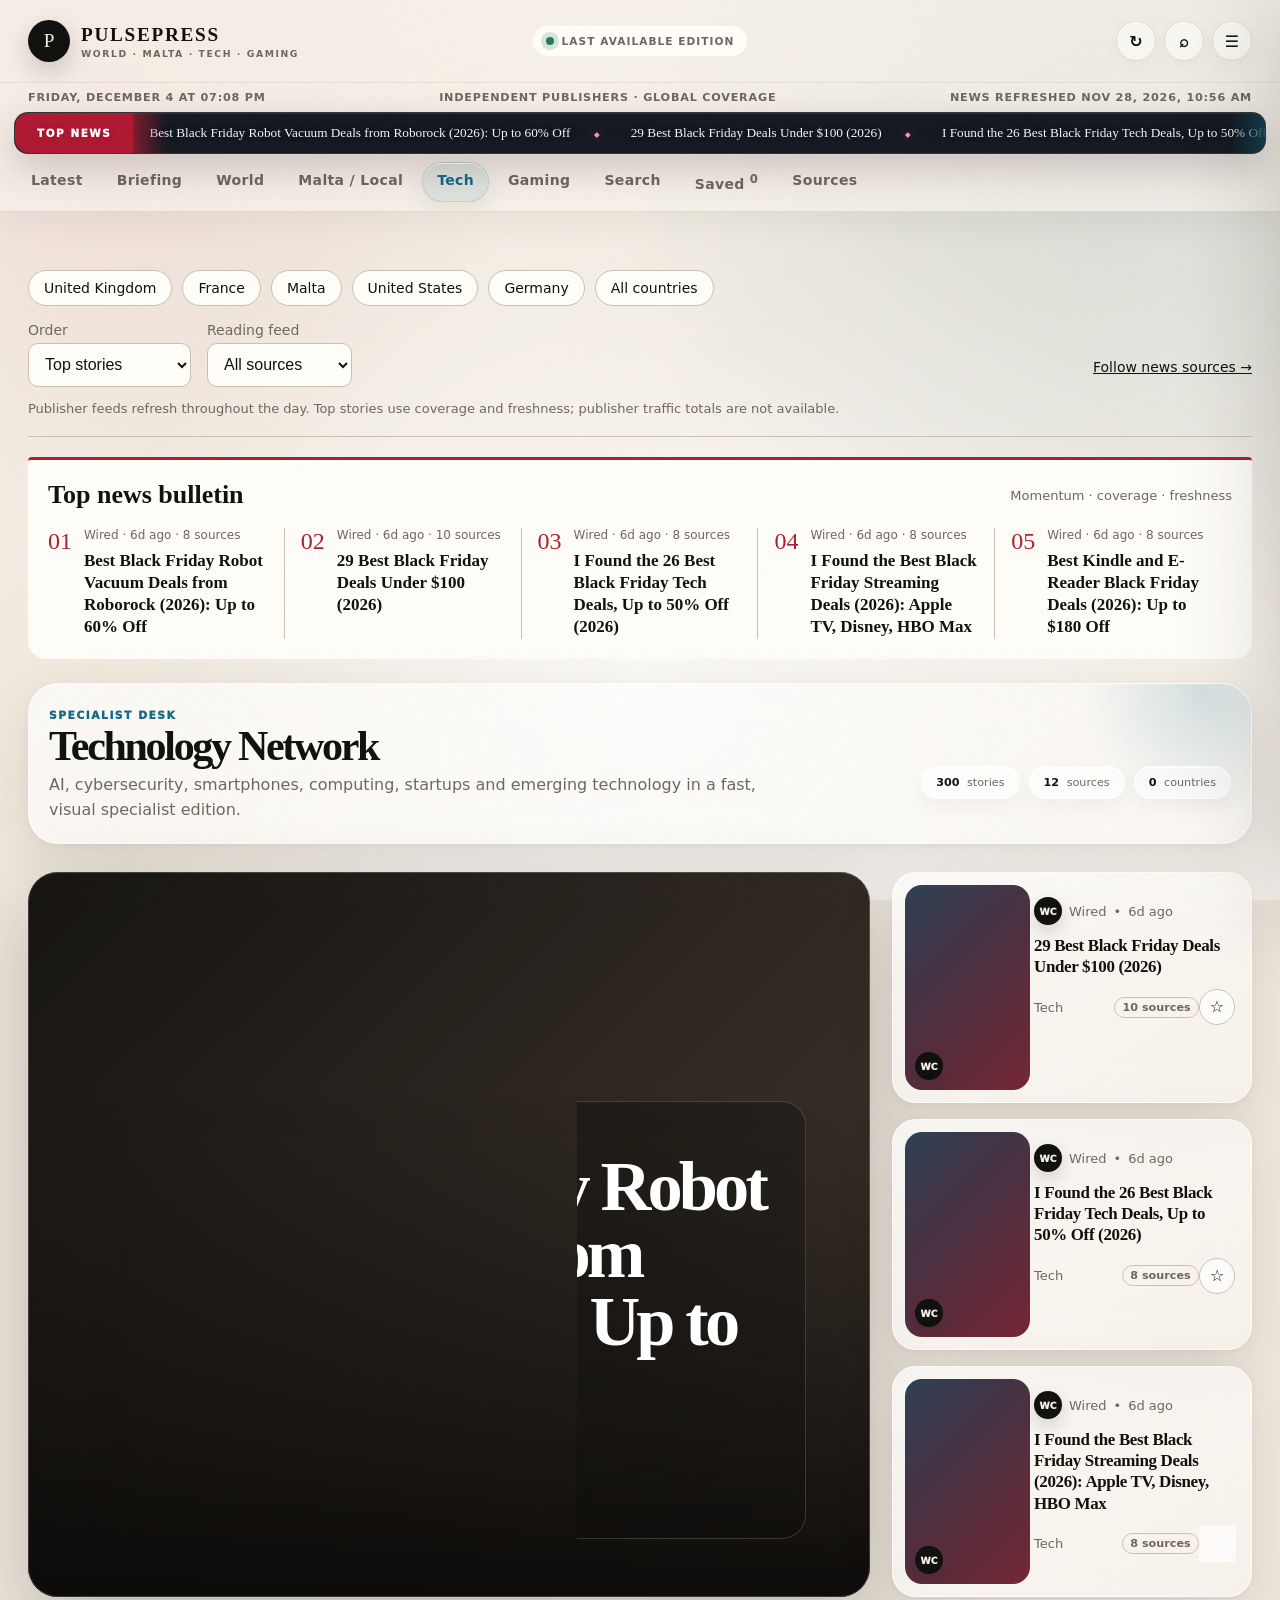
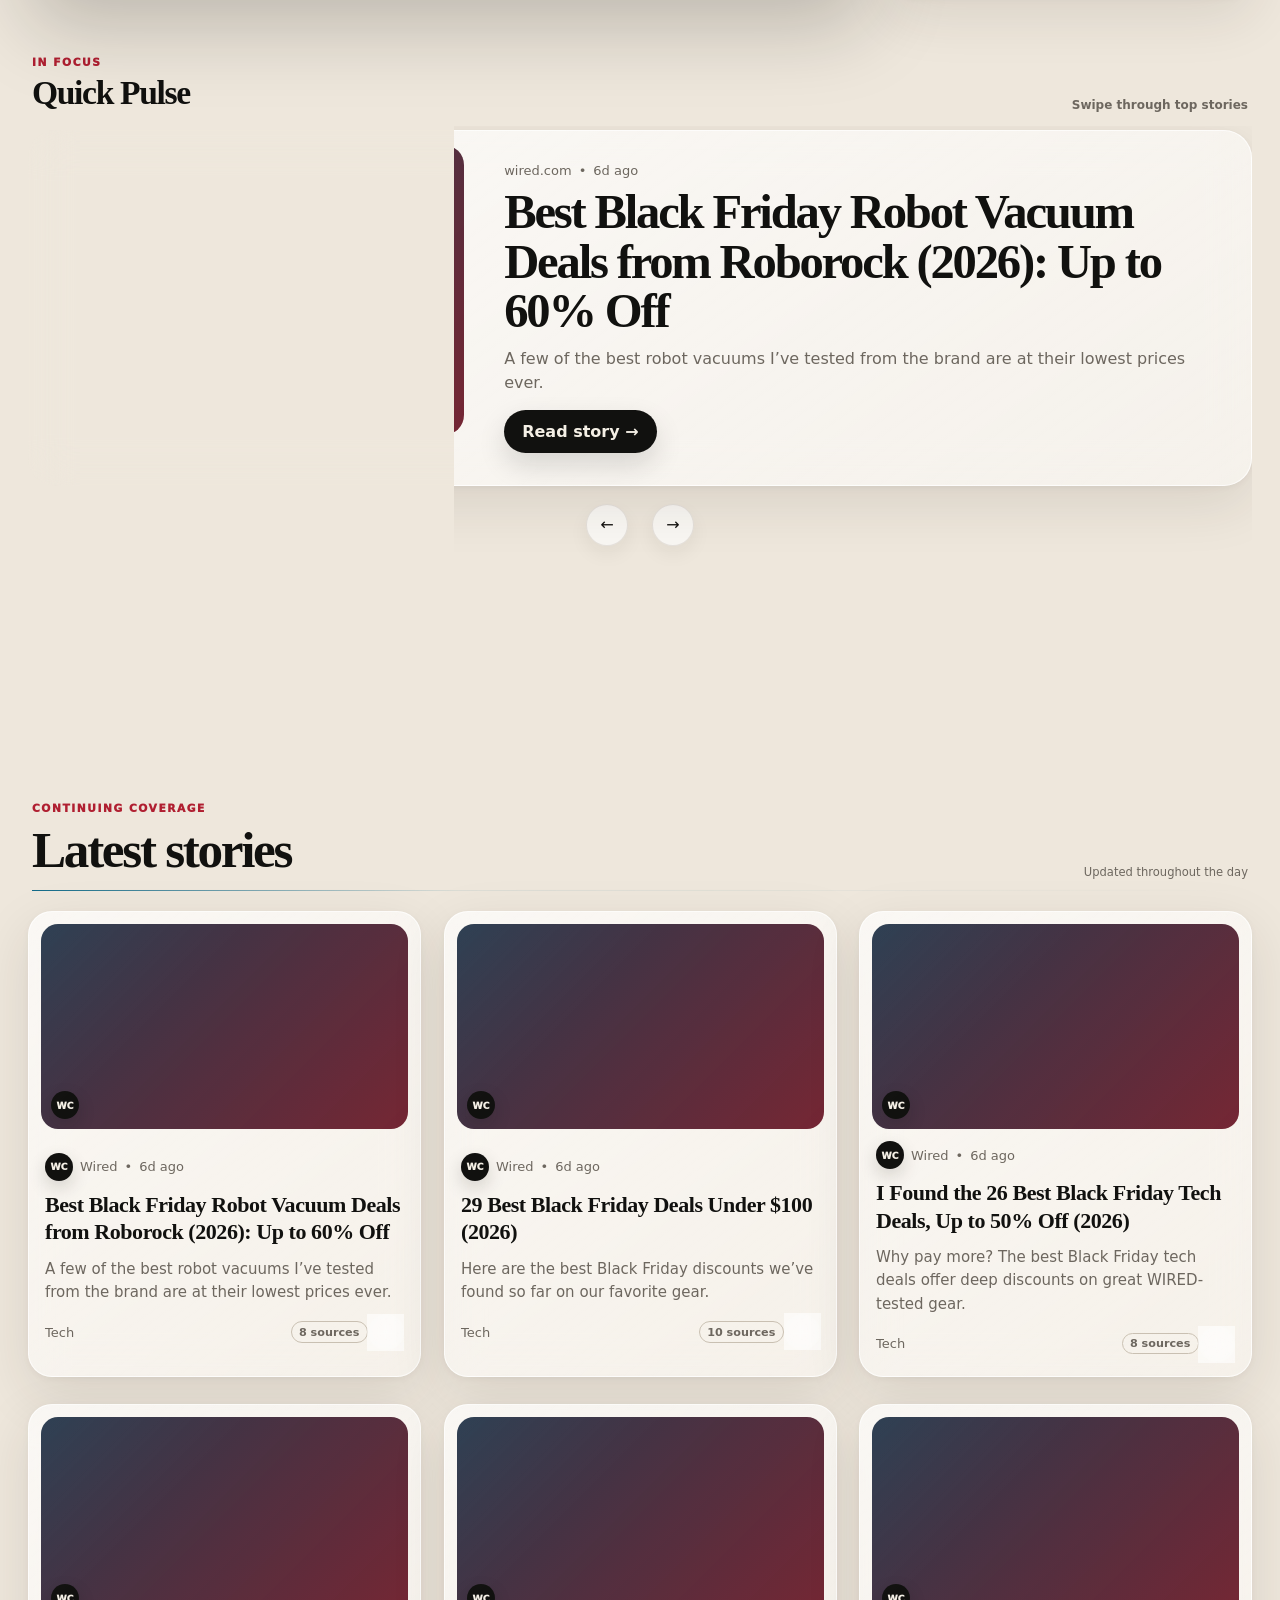
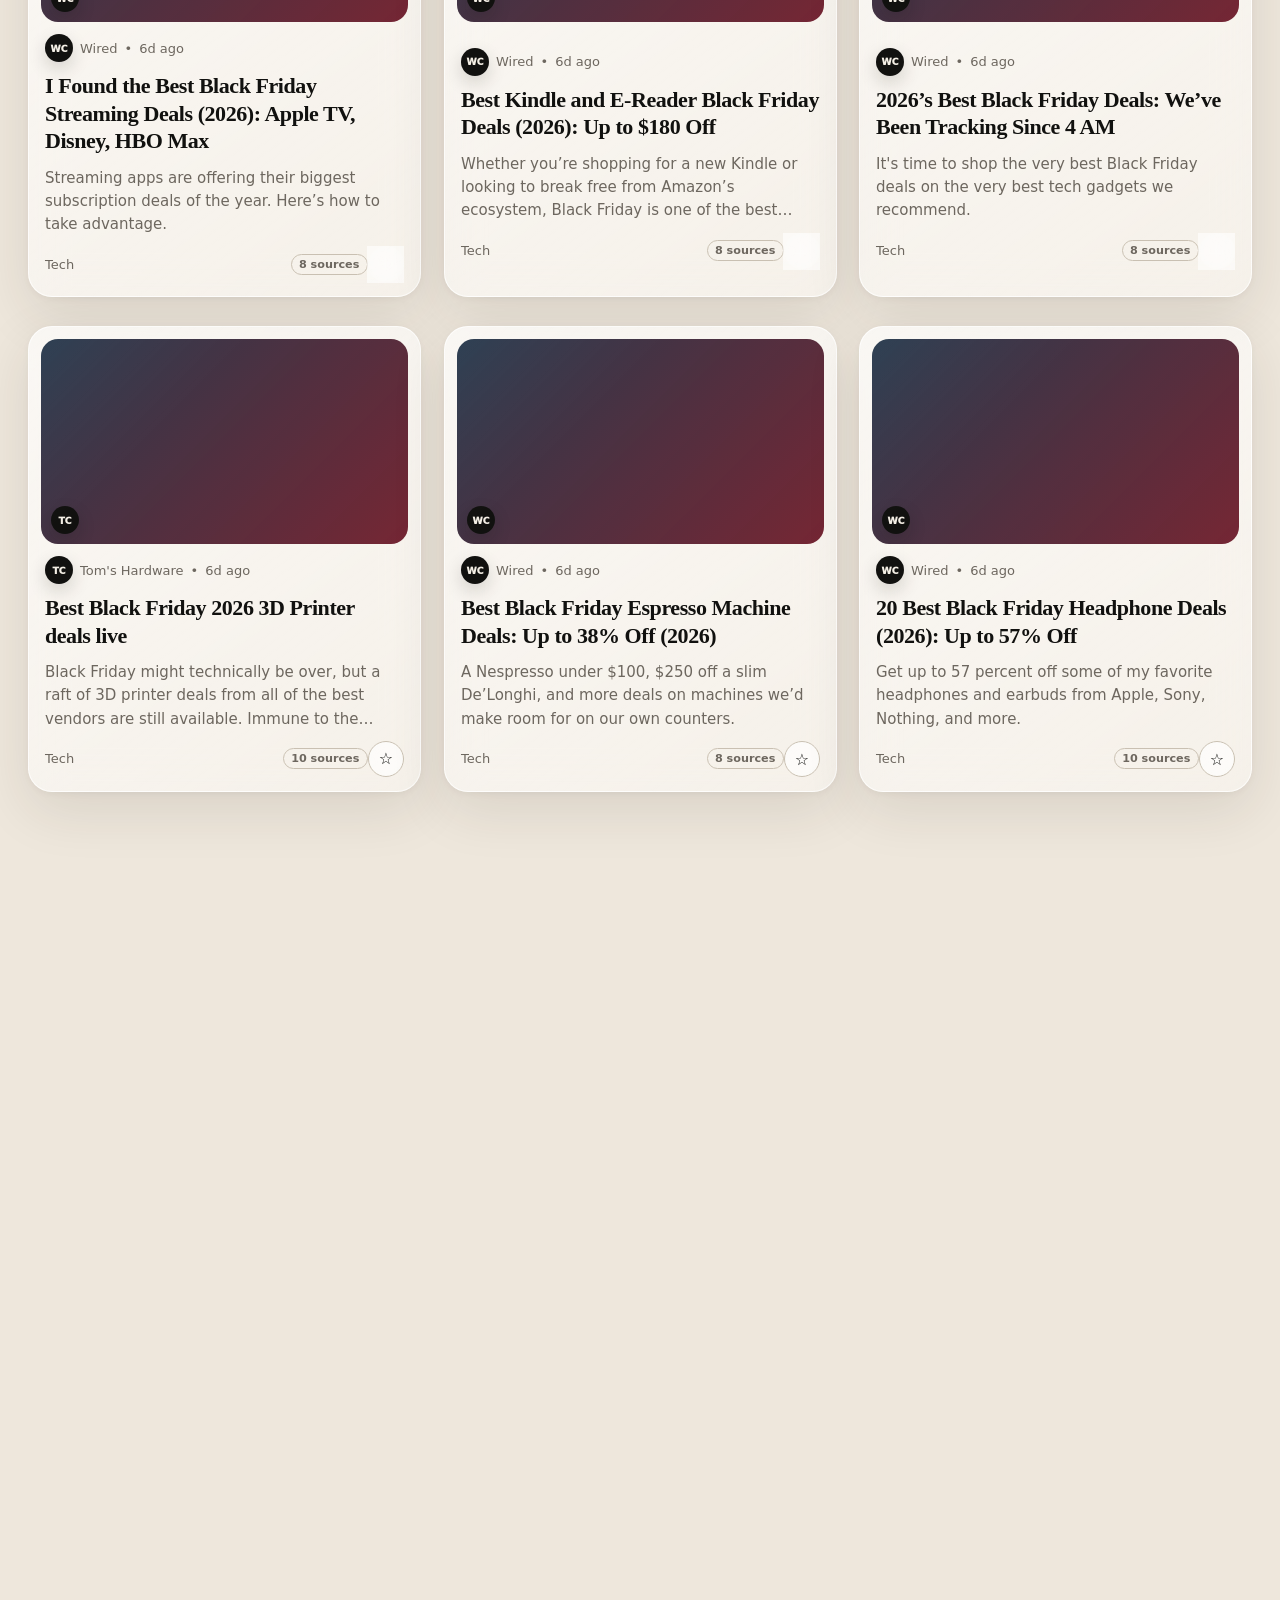
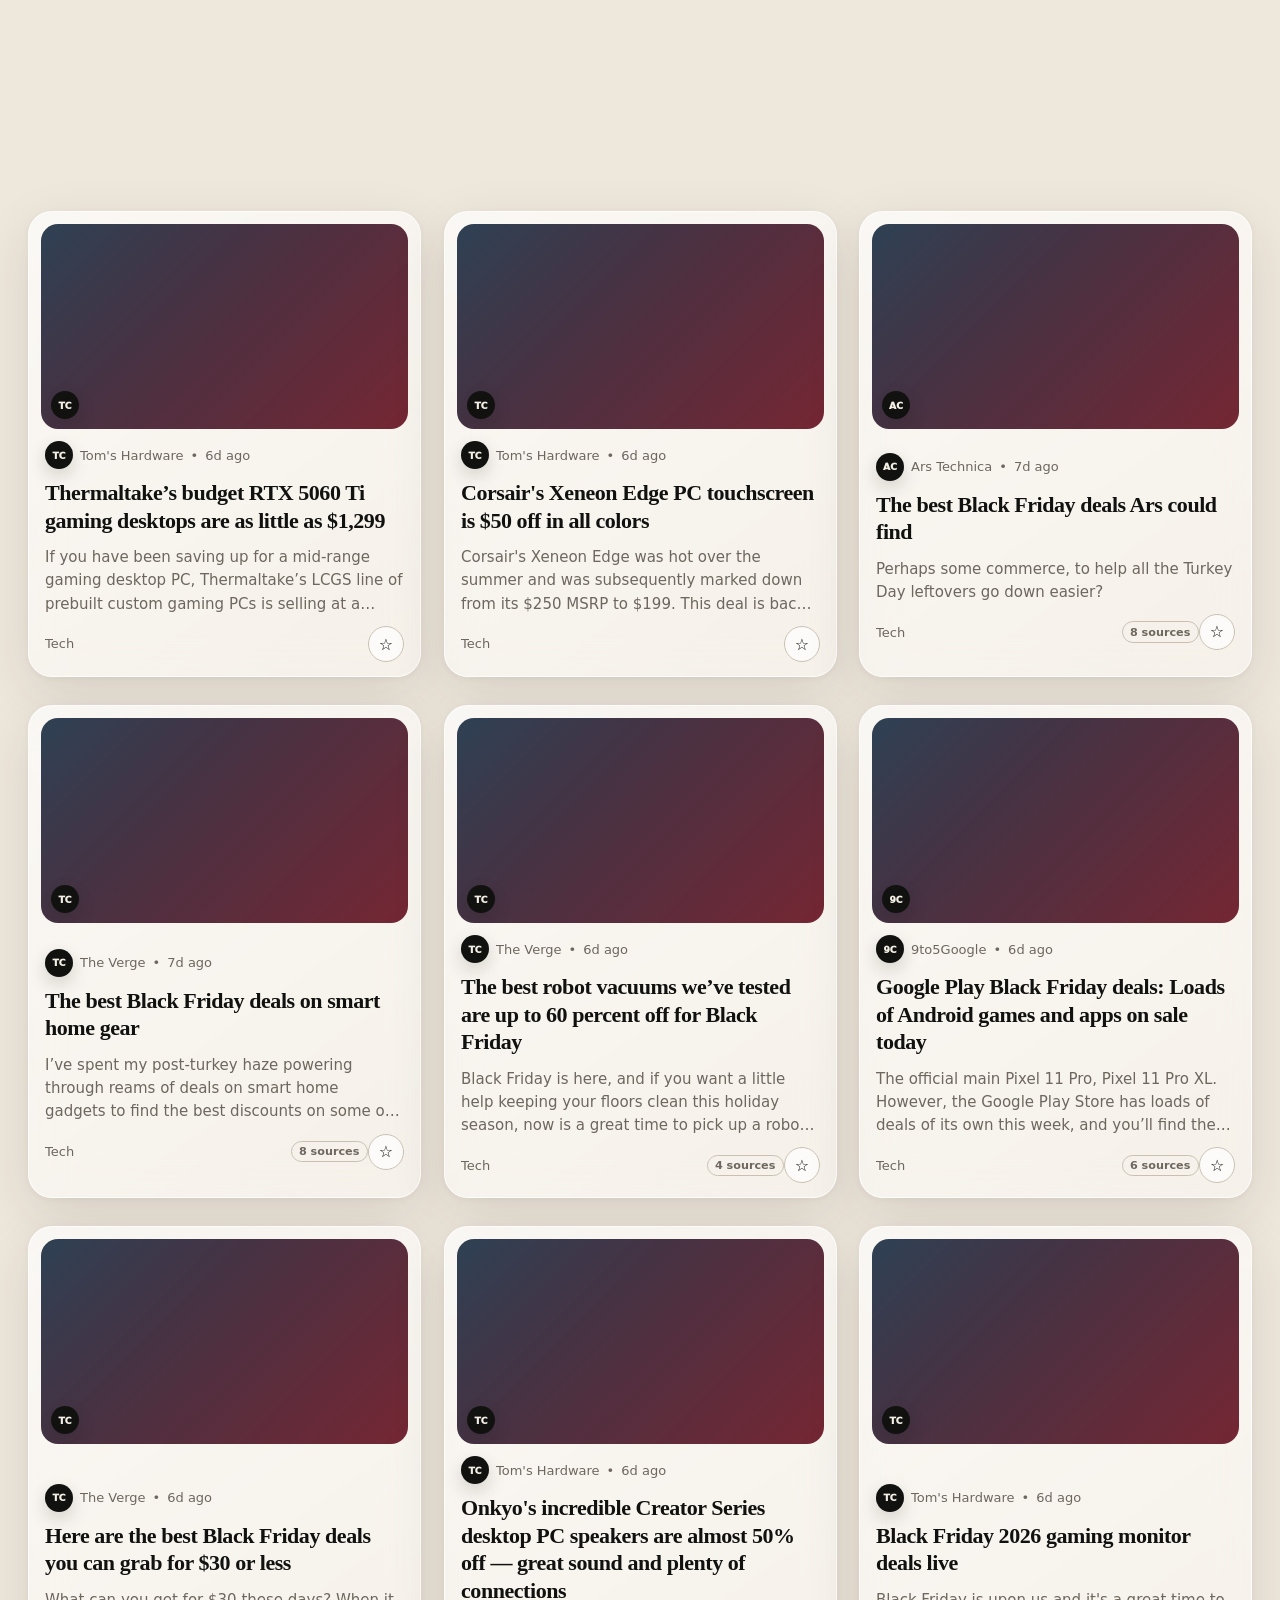
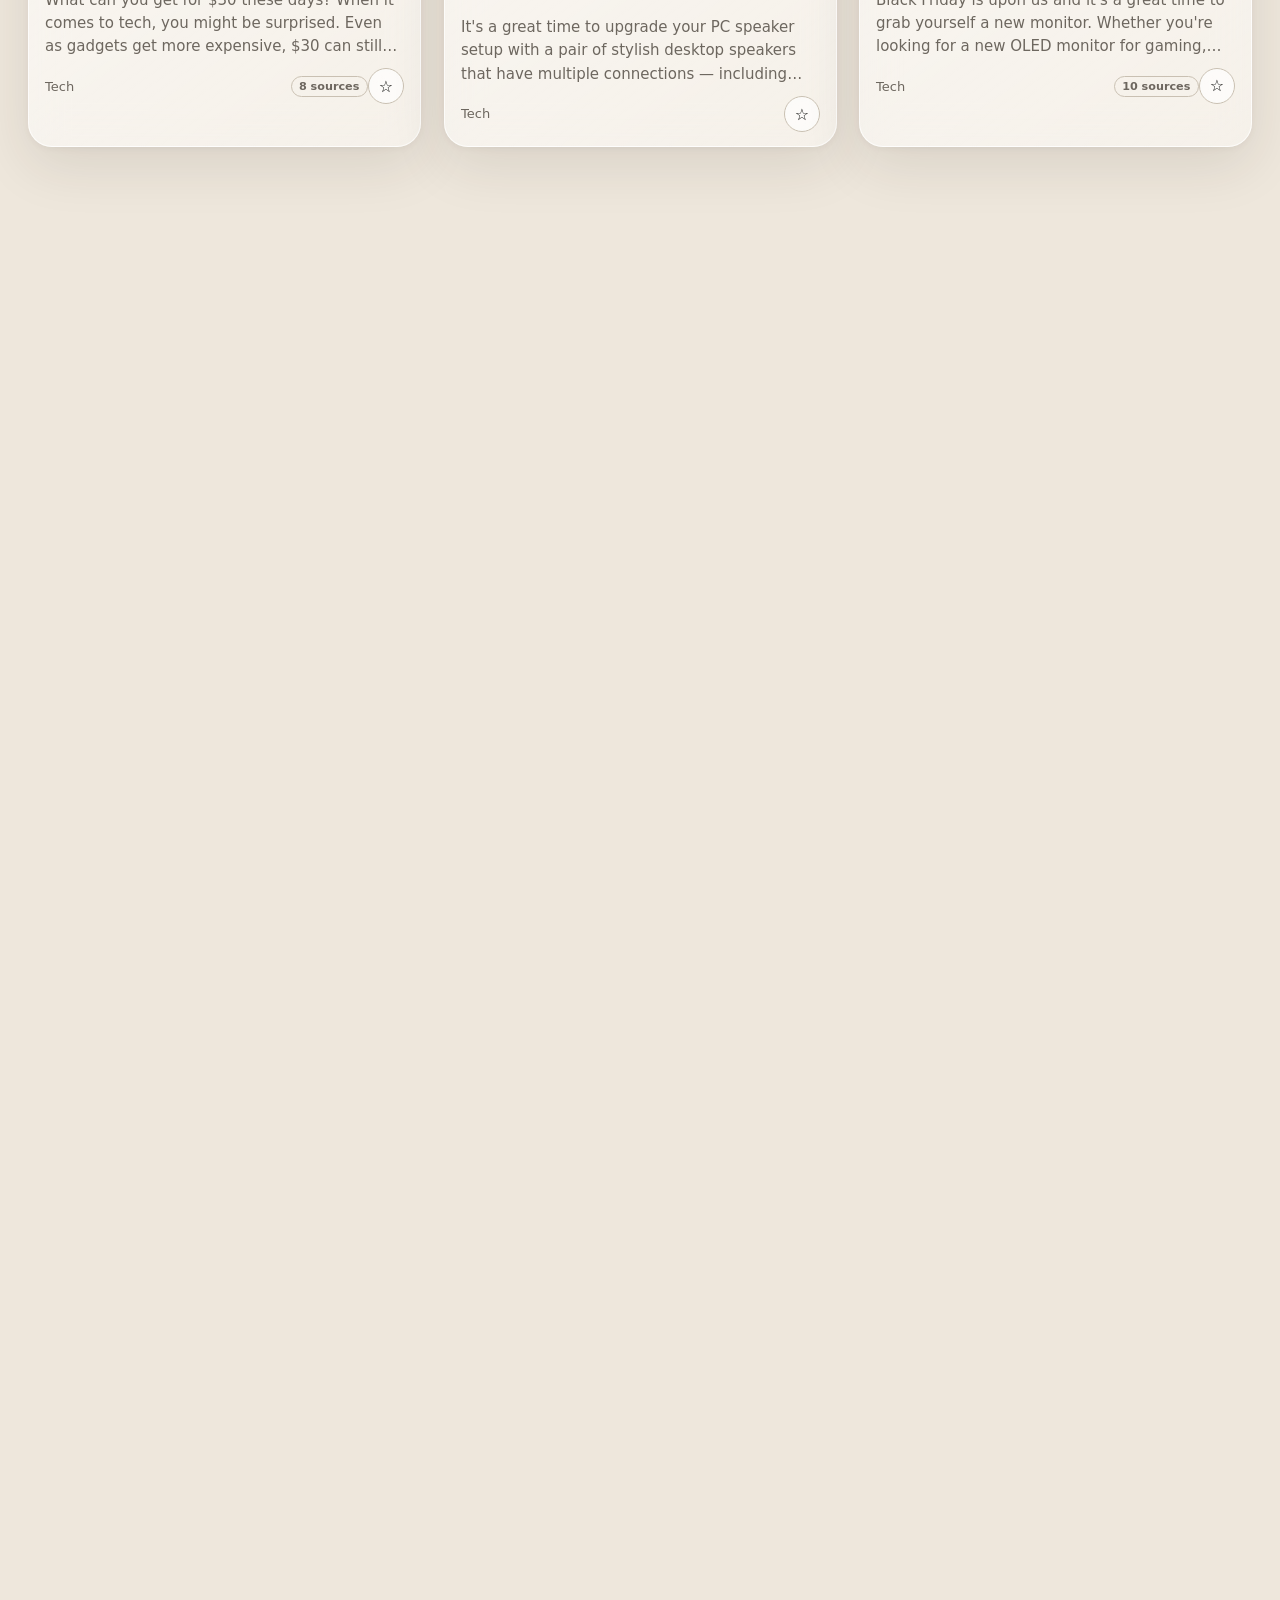
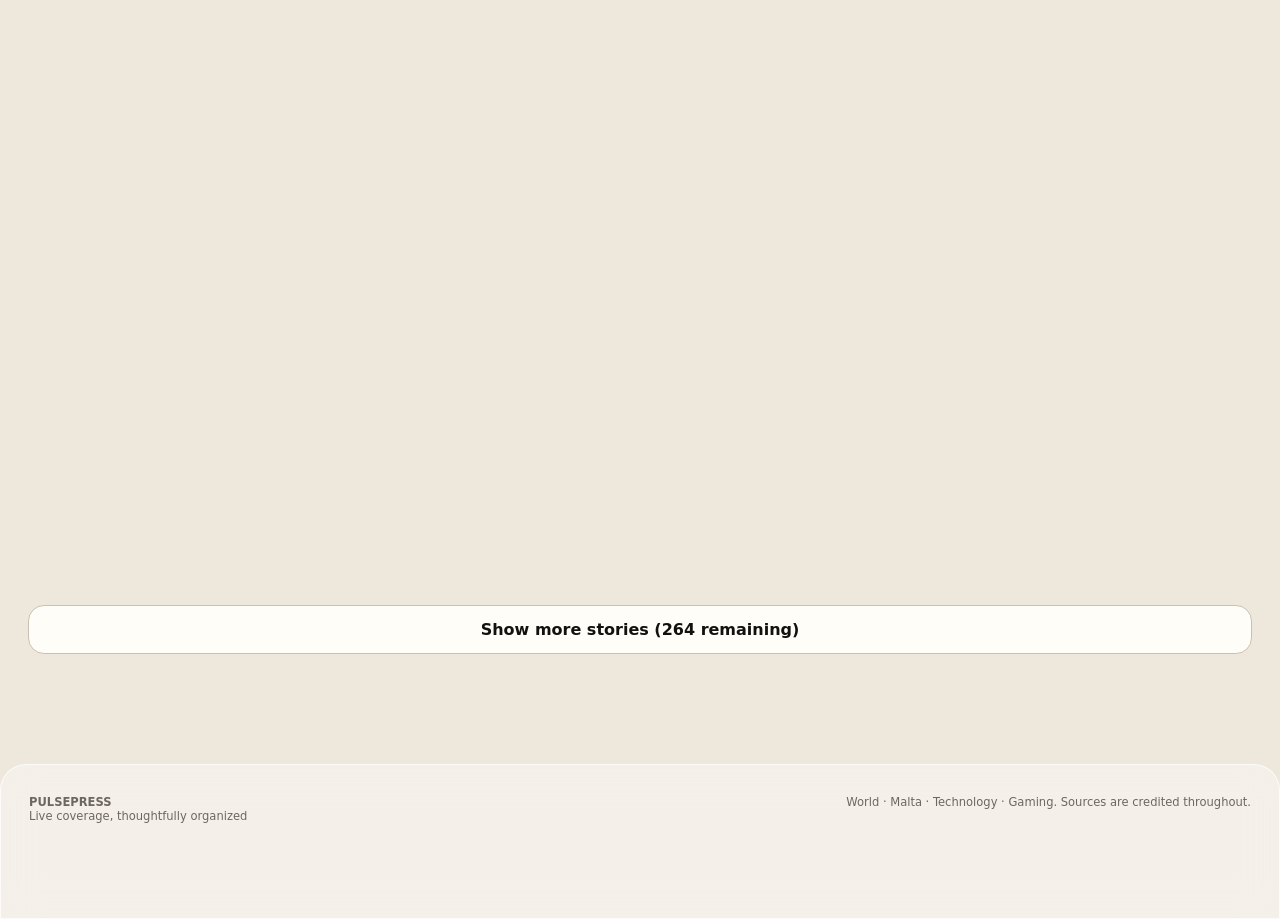
<file: tech.html>
<!doctype html><html lang="en" data-motion="on"><head><meta charset="utf-8"><meta name="viewport" content="width=device-width,initial-scale=1,viewport-fit=cover"><meta name="theme-color" content="#11110f"><meta name="description" content="PulsePress live world, Malta, technology and gaming news"><title>Technology Network — PulsePress</title><style>
html,body{margin:0;min-height:100%;background:#f4efe5;color:#11110f;font-family:Arial,Helvetica,sans-serif}
body{display:block!important;opacity:1!important;visibility:visible!important}
.site-header,main,.site-footer{visibility:visible!important;opacity:1!important}
@media(prefers-color-scheme:dark){html,body{background:#111315;color:#f3efe7}}
</style><link rel="icon" href="assets/icons/icon.svg"><link rel="manifest" href="manifest.webmanifest"><link rel="stylesheet" href="assets/css/styles.css?v=10.2"></head><body data-page="tech"><div class="noise"></div><header class="site-header"><div class="masthead"><a class="brand" href="index.html"><span class="brand-mark">P</span><span class="brand-copy"><b>PULSEPRESS</b><small>WORLD · MALTA · TECH · GAMING</small></span></a><div class="live-status" data-live-status data-state="loading"><i></i><span>Connecting…</span></div><div class="header-actions"><button class="round-btn" data-manual-refresh-global title="Refresh live news">↻</button><a class="round-btn" href="search.html" title="Search">⌕</a><button class="round-btn" data-settings-toggle title="Reader settings">☰</button></div></div><div class="datebar"><span data-clock></span><span>Independent publishers · Global coverage</span><span data-last-update>Live coverage</span></div><div class="ticker"><span class="ticker-label">TOP NEWS</span><div class="ticker-window"><div class="ticker-track" data-ticker-track><button>Bringing in the latest stories… <b>◆</b></button></div></div></div><nav class="section-nav"><a href="index.html" class="" >Latest</a><a href="briefing.html" class="" >Briefing</a><a href="world.html" class="" >World</a><a href="local.html" class="" >Malta / Local</a><a href="tech.html" class="active" data-accent="tech">Tech</a><a href="gaming.html" class="" data-accent="gaming">Gaming</a><a href="search.html" class="" >Search</a><a href="saved.html" class="" >Saved <sup data-saved-count>0</sup></a><a href="sources.html">Sources</a></nav></header><main><section class="page-intro tech"><div><span class="eyebrow">Specialist desk</span><h1>Technology Network</h1><p>AI, cybersecurity, smartphones, computing, startups and emerging technology in a fast, visual specialist edition.</p></div><div class="metrics"><span class="metric"><b data-metric-stories>0</b> stories</span><span class="metric"><b data-metric-sources>0</b> sources</span><span class="metric"><b data-metric-countries>0</b> countries</span></div></section><section class="hero-grid" data-hero></section><section class="quick-pulse" data-quick-pulse></section><div class="section-heading"><div><span class="eyebrow">Continuing coverage</span><h2>Latest stories</h2></div><span>Updated throughout the day</span></div><section class="news-grid" data-news-grid></section></main><footer class="site-footer"><div><b>PULSEPRESS</b><br>Live coverage, thoughtfully organized</div><div>World · Malta · Technology · Gaming. Sources are credited throughout.</div></footer><aside class="settings-panel" data-settings-panel><div class="settings-head"><h2>Personalize PulsePress</h2><button data-settings-close>×</button></div><div class="setting-group"><h3>Live refresh</h3><p>Choose how often PulsePress checks for fresh headlines.</p><div class="choice-row"><button data-refresh-choice="60000">1 min</button><button data-refresh-choice="120000">2 min</button><button data-refresh-choice="300000">5 min</button></div></div><div class="setting-group"><h3>Motion</h3><p>Keep cinematic page transitions and motion effects enabled.</p><div class="choice-row"><button data-motion-toggle>Motion effects</button></div></div></aside><div class="toast" data-toast></div><script src="assets/js/news.js?v=10.2"></script><script src="assets/js/site.js?v=10.2"></script><script>
(function(){
  try{
    if('serviceWorker' in navigator){
      navigator.serviceWorker.getRegistrations().then(function(rs){rs.forEach(function(r){r.unregister()})}).catch(function(){});
    }
    if('caches' in window){
      caches.keys().then(function(keys){keys.filter(function(k){return k.indexOf('pulsepress-static-')===0}).forEach(function(k){caches.delete(k)})}).catch(function(){});
    }
  }catch(e){}
})();
</script></body></html>
</file>
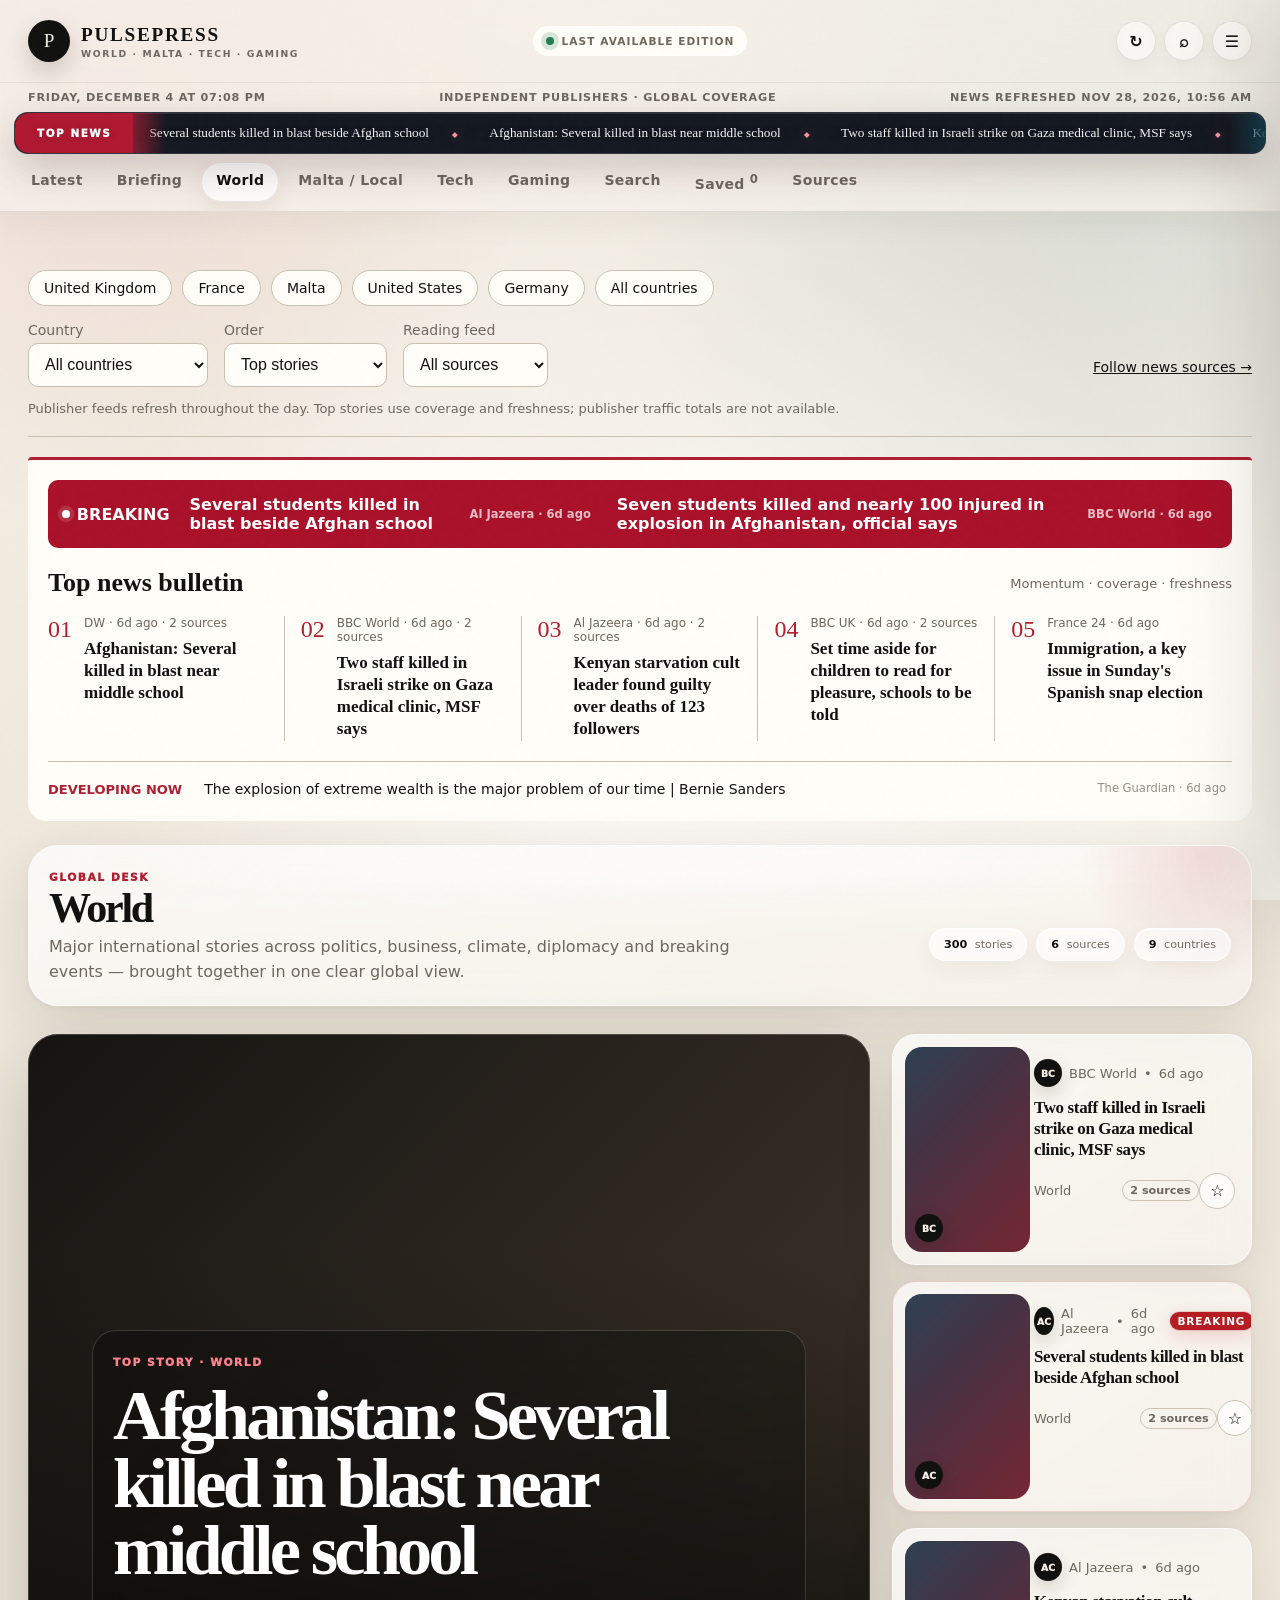
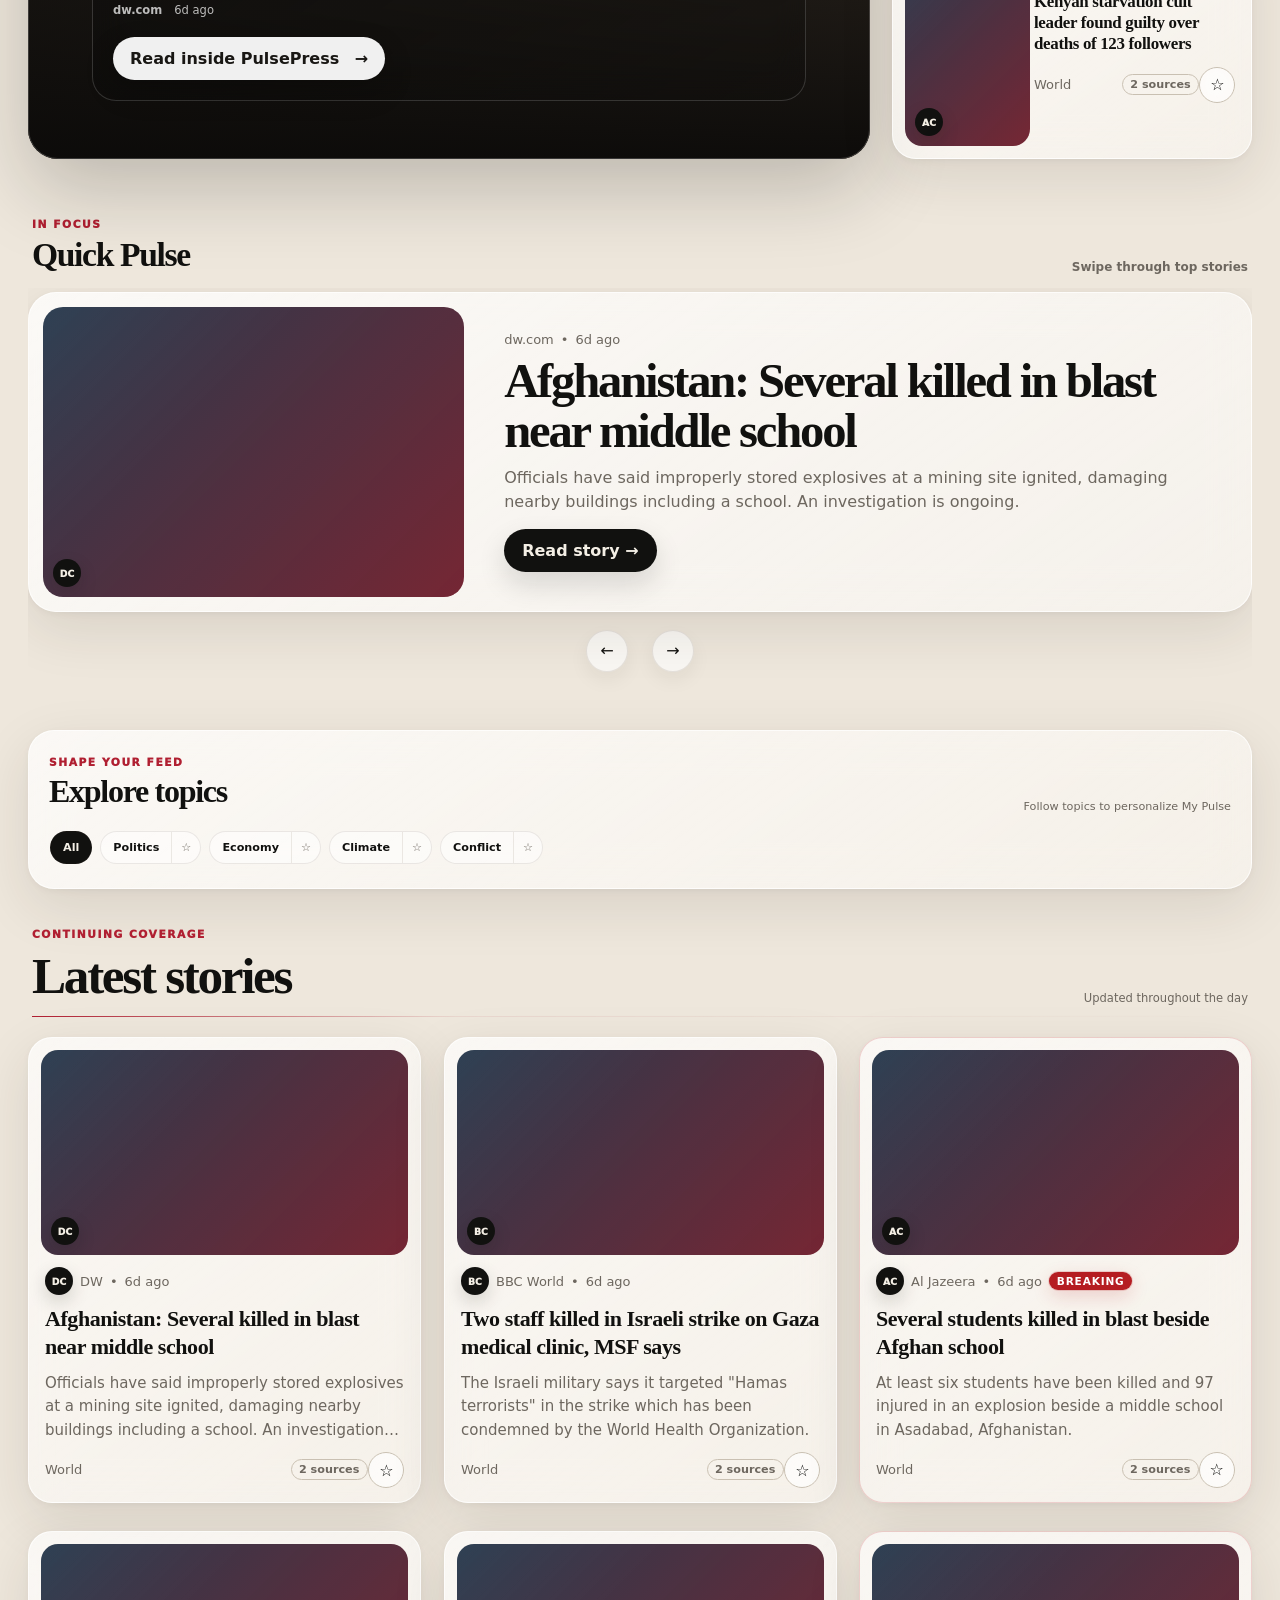
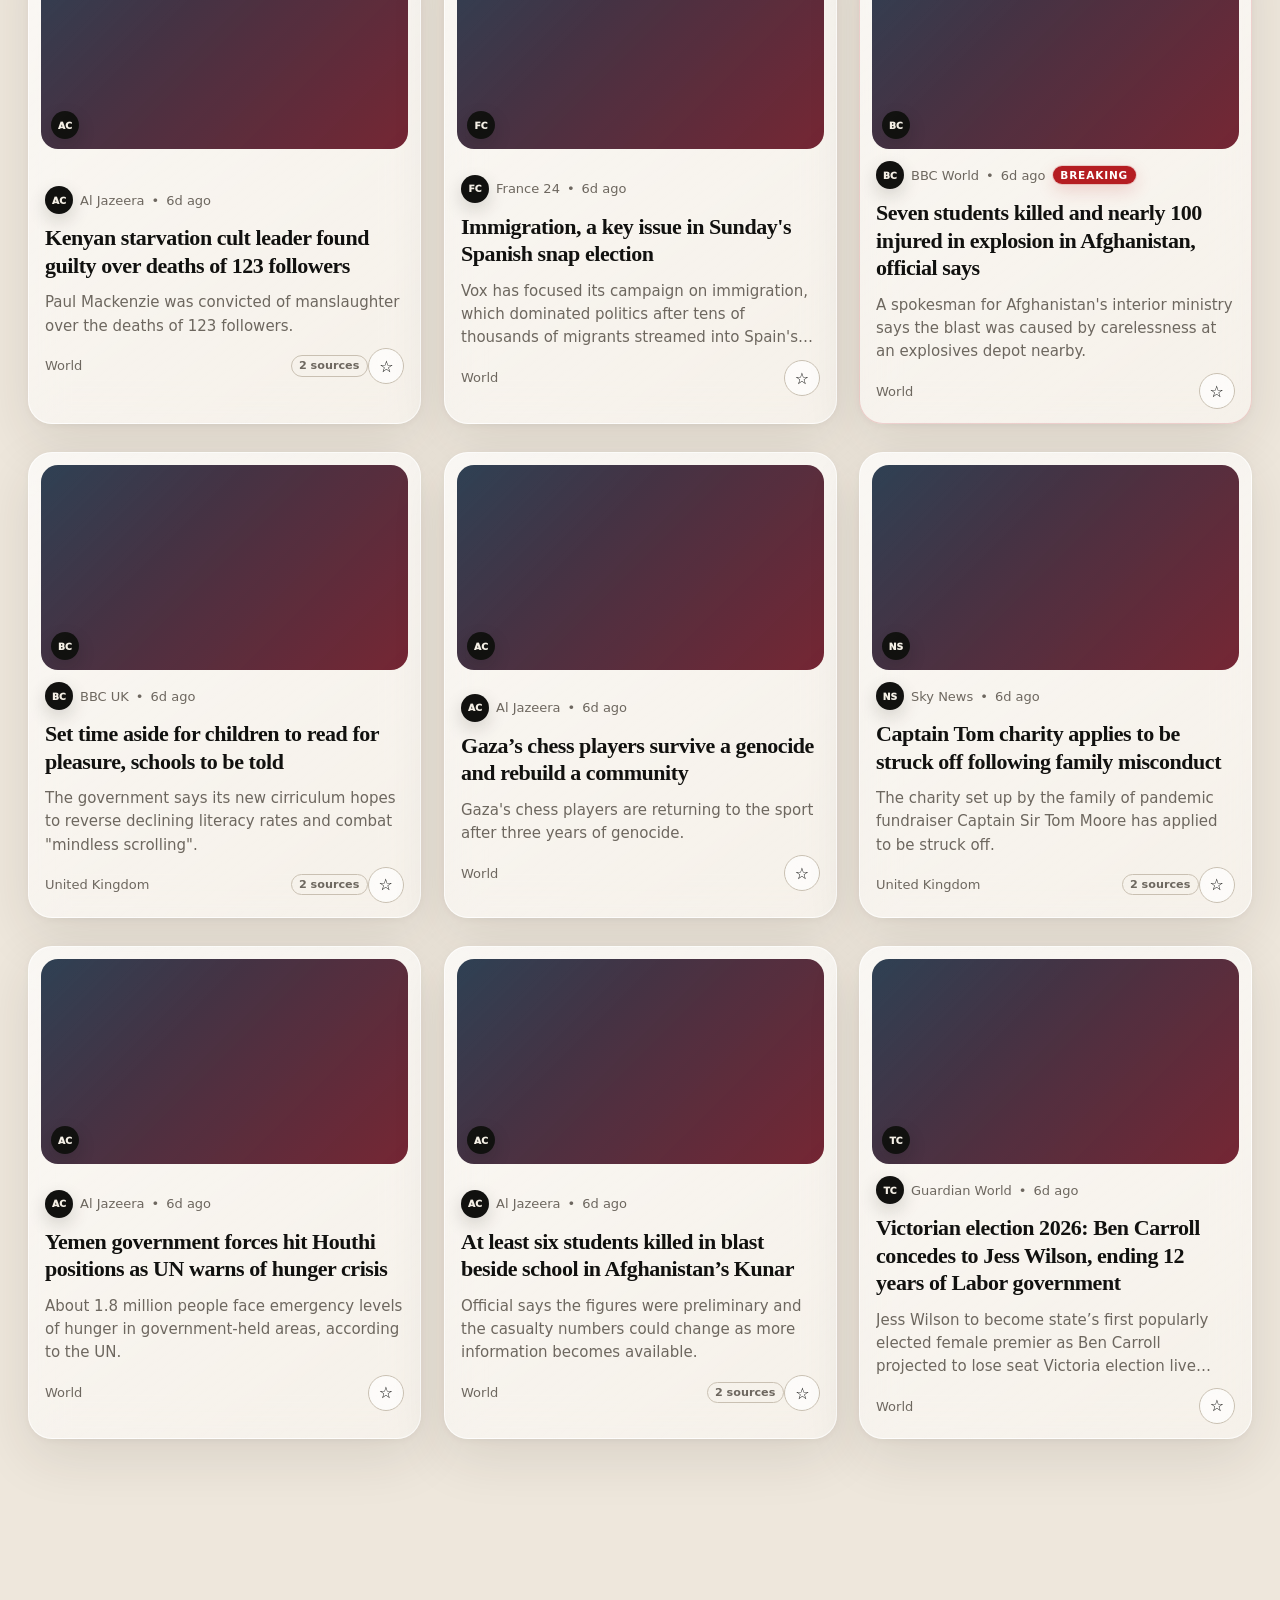
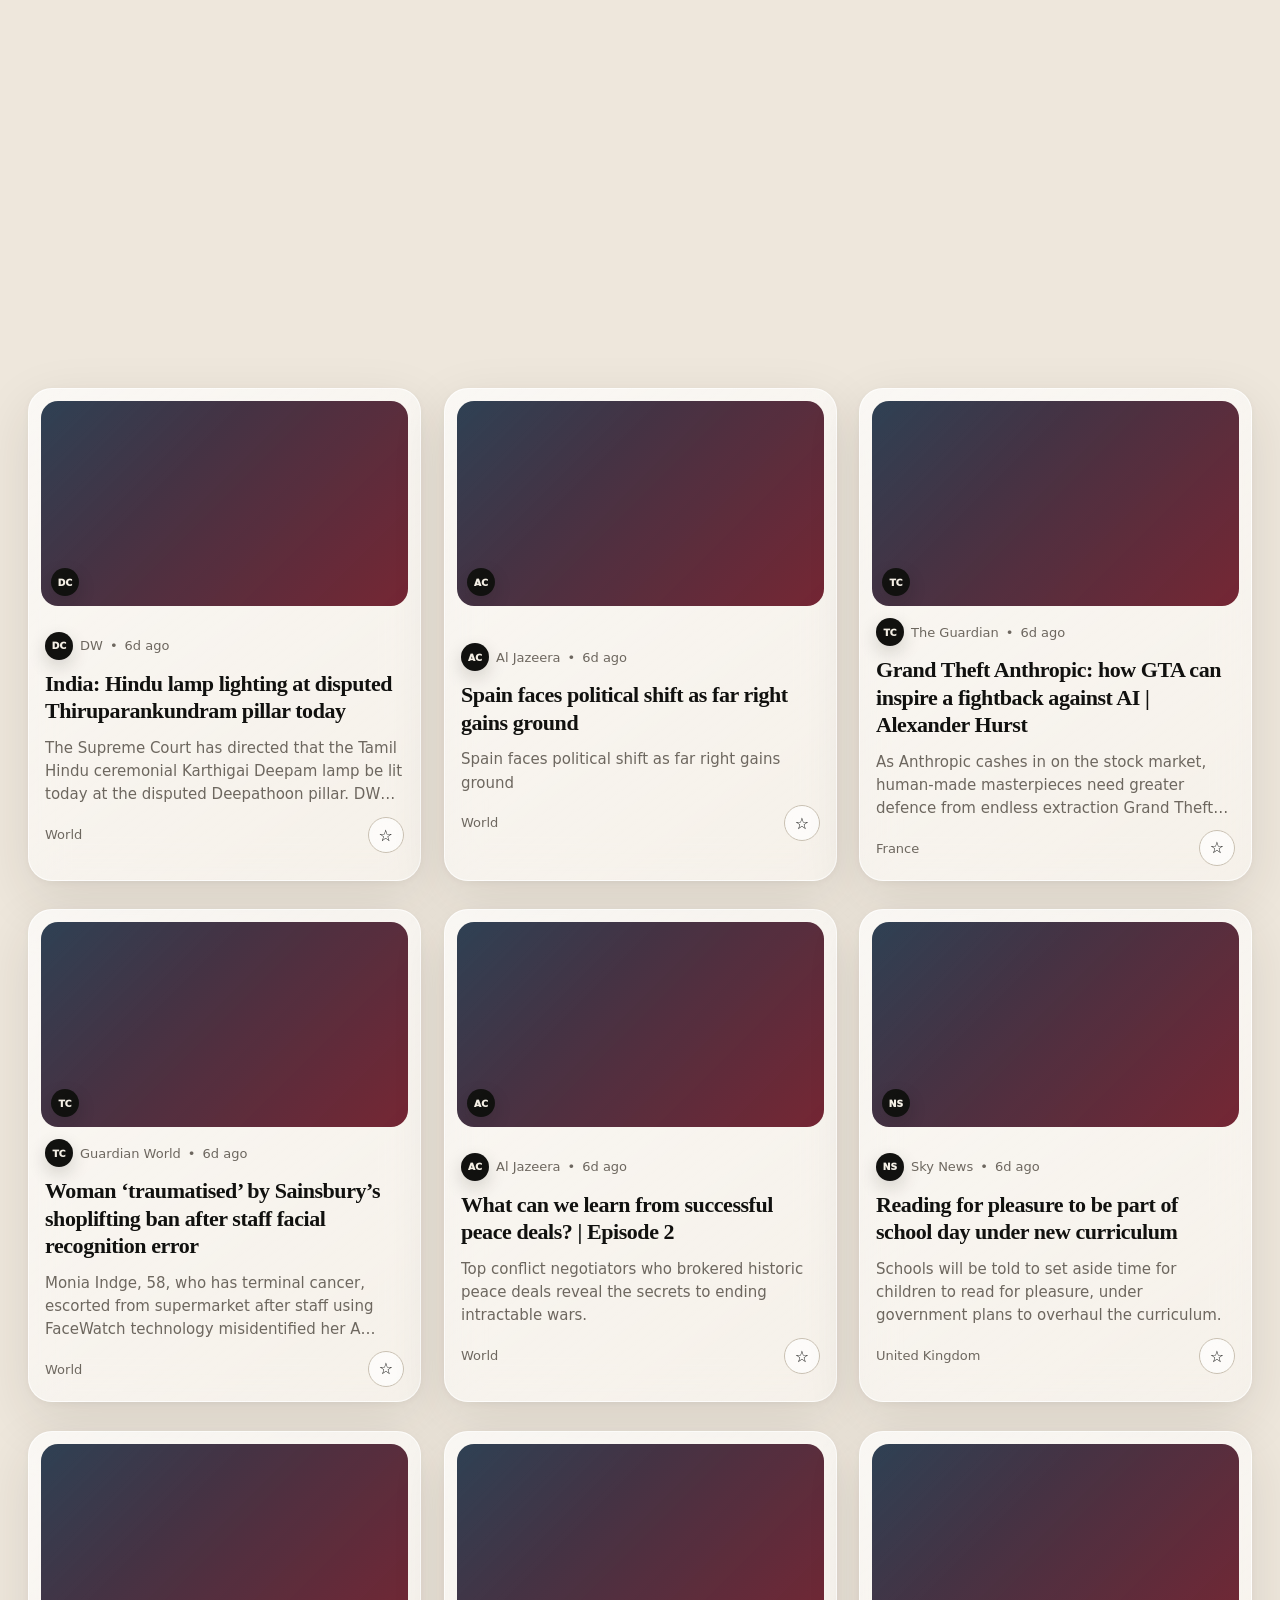
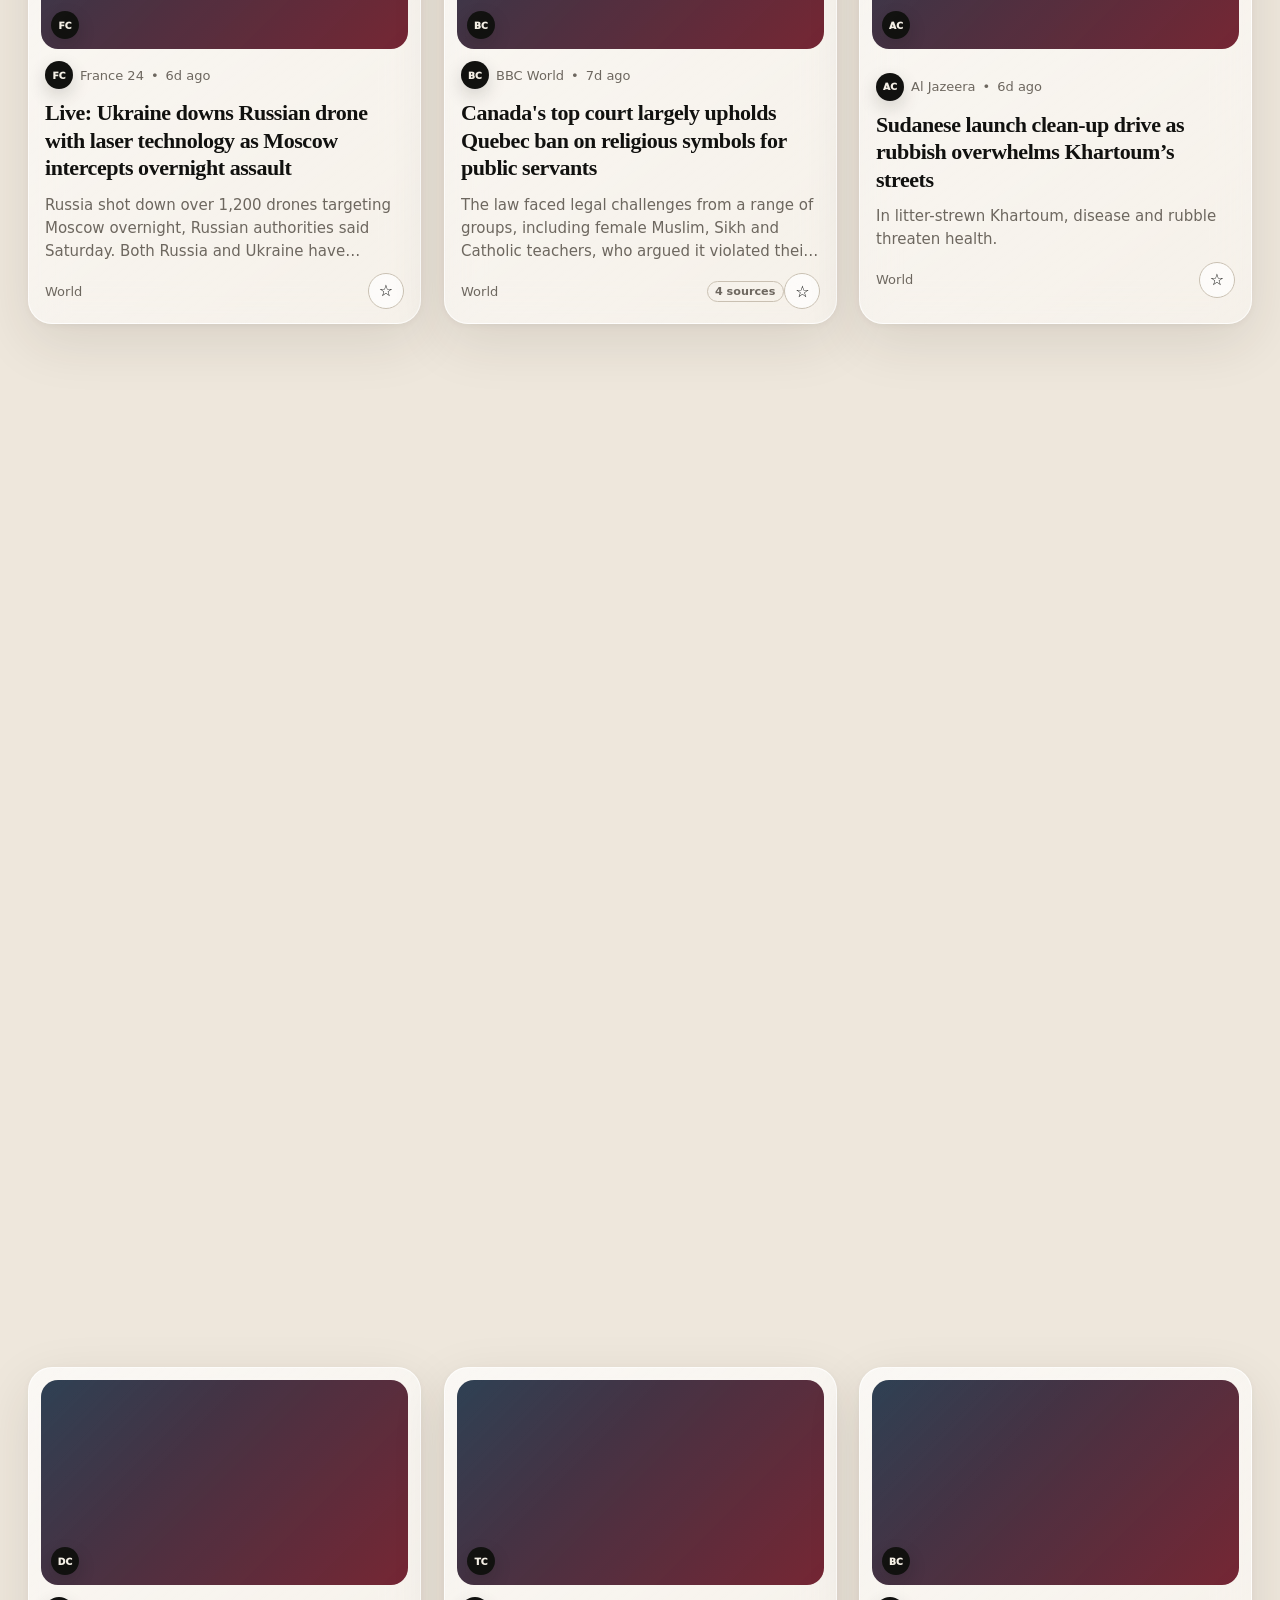
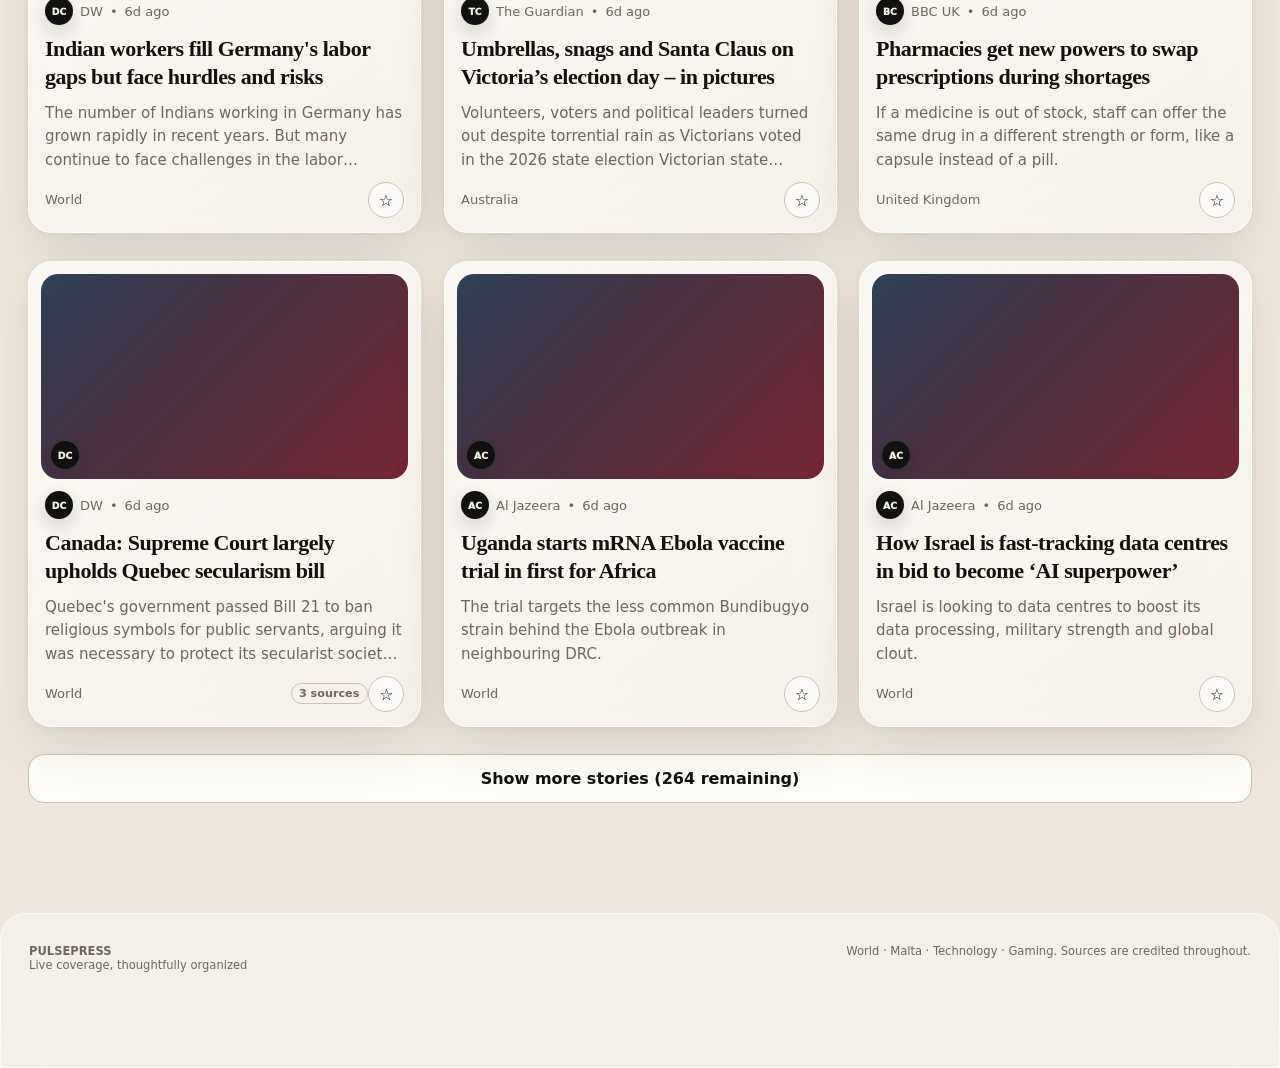
<file: world.html>
<!doctype html><html lang="en" data-motion="on"><head><meta charset="utf-8"><meta name="viewport" content="width=device-width,initial-scale=1,viewport-fit=cover"><meta name="theme-color" content="#11110f"><meta name="description" content="PulsePress live world, Malta, technology and gaming news"><title>World — PulsePress</title><style>
html,body{margin:0;min-height:100%;background:#f4efe5;color:#11110f;font-family:Arial,Helvetica,sans-serif}
body{display:block!important;opacity:1!important;visibility:visible!important}
.site-header,main,.site-footer{visibility:visible!important;opacity:1!important}
@media(prefers-color-scheme:dark){html,body{background:#111315;color:#f3efe7}}
</style><link rel="icon" href="assets/icons/icon.svg"><link rel="manifest" href="manifest.webmanifest"><link rel="stylesheet" href="assets/css/styles.css?v=10.2"></head><body data-page="world"><div class="noise"></div><header class="site-header"><div class="masthead"><a class="brand" href="index.html"><span class="brand-mark">P</span><span class="brand-copy"><b>PULSEPRESS</b><small>WORLD · MALTA · TECH · GAMING</small></span></a><div class="live-status" data-live-status data-state="loading"><i></i><span>Connecting…</span></div><div class="header-actions"><button class="round-btn" data-manual-refresh-global title="Refresh live news">↻</button><a class="round-btn" href="search.html" title="Search">⌕</a><button class="round-btn" data-settings-toggle title="Reader settings">☰</button></div></div><div class="datebar"><span data-clock></span><span>Independent publishers · Global coverage</span><span data-last-update>Live coverage</span></div><div class="ticker"><span class="ticker-label">TOP NEWS</span><div class="ticker-window"><div class="ticker-track" data-ticker-track><button>Bringing in the latest stories… <b>◆</b></button></div></div></div><nav class="section-nav"><a href="index.html" class="" >Latest</a><a href="briefing.html" class="" >Briefing</a><a href="world.html" class="active" >World</a><a href="local.html" class="" >Malta / Local</a><a href="tech.html" class="" data-accent="tech">Tech</a><a href="gaming.html" class="" data-accent="gaming">Gaming</a><a href="search.html" class="" >Search</a><a href="saved.html" class="" >Saved <sup data-saved-count>0</sup></a><a href="sources.html">Sources</a></nav></header><main><section class="page-intro "><div><span class="eyebrow">Global desk</span><h1>World</h1><p>Major international stories across politics, business, climate, diplomacy and breaking events — brought together in one clear global view.</p></div><div class="metrics"><span class="metric"><b data-metric-stories>0</b> stories</span><span class="metric"><b data-metric-sources>0</b> sources</span><span class="metric"><b data-metric-countries>0</b> countries</span></div></section><section class="hero-grid" data-hero></section><section class="quick-pulse" data-quick-pulse></section><div class="section-heading"><div><span class="eyebrow">Continuing coverage</span><h2>Latest stories</h2></div><span>Updated throughout the day</span></div><section class="news-grid" data-news-grid></section></main><footer class="site-footer"><div><b>PULSEPRESS</b><br>Live coverage, thoughtfully organized</div><div>World · Malta · Technology · Gaming. Sources are credited throughout.</div></footer><aside class="settings-panel" data-settings-panel><div class="settings-head"><h2>Personalize PulsePress</h2><button data-settings-close>×</button></div><div class="setting-group"><h3>Live refresh</h3><p>Choose how often PulsePress checks for fresh headlines.</p><div class="choice-row"><button data-refresh-choice="60000">1 min</button><button data-refresh-choice="120000">2 min</button><button data-refresh-choice="300000">5 min</button></div></div><div class="setting-group"><h3>Motion</h3><p>Keep cinematic page transitions and motion effects enabled.</p><div class="choice-row"><button data-motion-toggle>Motion effects</button></div></div></aside><div class="toast" data-toast></div><script src="assets/js/news.js?v=10.2"></script><script src="assets/js/site.js?v=10.2"></script><script>
(function(){
  try{
    if('serviceWorker' in navigator){
      navigator.serviceWorker.getRegistrations().then(function(rs){rs.forEach(function(r){r.unregister()})}).catch(function(){});
    }
    if('caches' in window){
      caches.keys().then(function(keys){keys.filter(function(k){return k.indexOf('pulsepress-static-')===0}).forEach(function(k){caches.delete(k)})}).catch(function(){});
    }
  }catch(e){}
})();
</script></body></html>
</file>
<file: assets/css/styles.css>
:root {
  --paper:#f4efe5; --paper-2:#e9e1d2; --ink:#11110f; --muted:#6d675f; --line:#c9c0b2;
  --red:#b01f31; --red-2:#771321; --blue:#126a88; --gaming:#b11738; --green:#267c54;
  --card:#fffdf8; --nav:rgba(244,239,229,.94); --shadow:0 20px 60px rgba(35,27,18,.12);
  --serif:Georgia,'Times New Roman',serif; --sans:Inter,ui-sans-serif,system-ui,-apple-system,BlinkMacSystemFont,'Segoe UI',sans-serif;
}
*{box-sizing:border-box}html{scroll-behavior:smooth;background:var(--paper)}body{margin:0;background:var(--paper);color:var(--ink);font-family:var(--sans);min-width:320px;opacity:1;transform:none;transition:opacity .34s ease,transform .34s ease}body.page-ready{opacity:1;transform:none}body.page-leaving{opacity:0;transform:translateY(8px)}
button,input{font:inherit;color:inherit}button{cursor:pointer}a{color:inherit}.noise{position:fixed;inset:0;pointer-events:none;z-index:1000;opacity:.025;background-image:url("data:image/svg+xml,%3Csvg viewBox='0 0 180 180' xmlns='http://www.w3.org/2000/svg'%3E%3Cfilter id='n'%3E%3CfeTurbulence type='fractalNoise' baseFrequency='.9' numOctaves='4' stitchTiles='stitch'/%3E%3C/filter%3E%3Crect width='100%25' height='100%25' filter='url(%23n)' opacity='.7'/%3E%3C/svg%3E")}
.reading-progress{position:fixed;top:0;left:0;right:0;height:3px;background:var(--red);transform:scaleX(0);transform-origin:left;z-index:200;transition:transform .08s linear}
.site-header{position:sticky;top:0;z-index:60;background:var(--nav);backdrop-filter:blur(18px);border-bottom:1px solid var(--line)}.masthead{max-width:1500px;margin:auto;min-height:76px;padding:0 28px;display:grid;grid-template-columns:1fr auto 1fr;gap:18px;align-items:center}.brand{display:flex;align-items:center;gap:11px;text-decoration:none;width:max-content}.brand-mark{width:42px;height:42px;display:grid;place-items:center;border-radius:50%;background:var(--ink);color:var(--paper);font-family:var(--serif);font-size:1.2rem}.brand-copy b{display:block;font-family:var(--serif);font-size:1.2rem;letter-spacing:.09em}.brand-copy small{display:block;color:var(--muted);font-size:.58rem;letter-spacing:.17em;font-weight:850;margin-top:2px}.live-status{display:flex;align-items:center;gap:8px;justify-self:center;font-size:.66rem;font-weight:900;letter-spacing:.1em;text-transform:uppercase}.live-status i{width:8px;height:8px;border-radius:50%;background:var(--green);box-shadow:0 0 0 5px color-mix(in srgb,var(--green),transparent 82%);animation:livePulse 1.8s infinite}.live-status[data-state="loading"] i{background:#b78722}.live-status[data-state="error"] i{background:var(--red)}@keyframes livePulse{50%{box-shadow:0 0 0 10px transparent}}
.header-actions{justify-self:end;display:flex;gap:8px}.round-btn{width:40px;height:40px;display:grid;place-items:center;border:1px solid var(--line);border-radius:50%;background:transparent;text-decoration:none;font-weight:900}.round-btn:hover{background:var(--paper-2);transform:translateY(-1px)}.datebar{max-width:1500px;margin:auto;padding:8px 28px;border-top:1px solid var(--line);display:flex;justify-content:space-between;gap:15px;color:var(--muted);font-size:.7rem;text-transform:uppercase;letter-spacing:.07em;font-weight:800}.ticker{display:flex;background:var(--ink);color:var(--paper);height:38px;overflow:hidden}.ticker-label{background:var(--red);display:grid;place-items:center;padding:0 22px;font-size:.65rem;font-weight:950;letter-spacing:.15em;z-index:2}.ticker-window{flex:1;overflow:hidden;display:flex;align-items:center}.ticker-track{display:flex;width:max-content;animation:ticker 90s linear infinite}.ticker-track button{border:0;background:transparent;color:inherit;white-space:nowrap;padding:0 16px;font-family:var(--serif);font-size:.83rem}.ticker-track b{font-size:.45rem;color:var(--red);margin-left:20px}@keyframes ticker{to{transform:translateX(-50%)}}
.section-nav{max-width:1500px;margin:auto;padding:0 16px;display:flex;overflow:auto;scrollbar-width:none}.section-nav::-webkit-scrollbar{display:none}.section-nav a{padding:14px 14px 11px;text-decoration:none;text-transform:uppercase;font-size:.72rem;letter-spacing:.08em;font-weight:850;color:var(--muted);border-bottom:3px solid transparent;white-space:nowrap}.section-nav a:hover,.section-nav a.active{color:var(--ink);border-bottom-color:var(--red)}.section-nav a[data-accent="tech"].active{color:var(--blue);border-bottom-color:var(--blue)}.section-nav a[data-accent="gaming"].active{color:var(--gaming);border-bottom-color:var(--gaming)}
main{max-width:1500px;margin:auto;padding:30px 28px 110px}.page-intro{display:flex;justify-content:space-between;align-items:end;gap:25px;border-top:6px solid var(--ink);padding:24px 0 28px}.page-intro.tech{border-top-color:var(--blue)}.page-intro.gaming{border-top-color:var(--gaming)}.page-intro.local{border-top-color:var(--red)}.page-intro h1{font-family:var(--serif);font-size:clamp(3rem,7vw,6.7rem);line-height:.92;letter-spacing:-.055em;margin:4px 0 8px;font-weight:600}.page-intro p{max-width:760px;color:var(--muted);line-height:1.55;margin:0}.eyebrow{font-size:.67rem;text-transform:uppercase;letter-spacing:.14em;font-weight:950;color:var(--red)}.tech .eyebrow{color:var(--blue)}.gaming .eyebrow{color:var(--gaming)}
.metrics{display:flex;gap:9px;flex-wrap:wrap;margin:0 0 24px}.metric{border:1px solid var(--line);border-radius:999px;padding:8px 12px;font-size:.7rem;color:var(--muted)}.metric b{color:var(--ink);margin-right:4px}.hero-grid{display:grid;grid-template-columns:minmax(0,1.42fr) minmax(360px,.58fr);gap:26px;padding-bottom:34px;border-bottom:4px double var(--line)}.hero-lead{min-height:570px;position:relative;overflow:hidden;border-radius:6px;background:linear-gradient(135deg,#191714,#55483a);color:white;box-shadow:var(--shadow);transform:perspective(1100px) rotateX(var(--rx,0)) rotateY(var(--ry,0));transition:transform .2s ease;cursor:pointer}.hero-lead>img{position:absolute;inset:0;width:100%;height:100%;object-fit:cover;opacity:.7}.hero-shade{position:absolute;inset:0;background:linear-gradient(to top,rgba(10,9,8,.95),rgba(10,9,8,.22) 70%)}.hero-copy{position:absolute;left:clamp(24px,5vw,64px);right:clamp(24px,5vw,64px);bottom:clamp(24px,5vw,58px)}.hero-copy h1{font-family:var(--serif);font-size:clamp(2.8rem,5.5vw,5.8rem);line-height:.96;letter-spacing:-.055em;margin:12px 0 18px;font-weight:600}.hero-copy .eyebrow{color:#ff808e}.hero-meta{display:flex;gap:12px;align-items:center;color:rgba(255,255,255,.72);font-size:.72rem}.hero-read{margin-top:20px;border:0;border-radius:999px;background:white;color:#191714;padding:12px 17px;font-weight:850}.hero-read span{margin-left:10px}.hero-rail{display:grid;gap:16px}.hero-rail .news-card{grid-template-columns:125px 1fr}.hero-rail .story-media{min-height:112px}.hero-rail .news-card h3{font-size:1.06rem}.hero-rail .pulse-score{display:none}
.quick-pulse{padding:28px 0;border-bottom:1px solid var(--line)}.quick-title{display:flex;justify-content:space-between;align-items:end;margin-bottom:14px}.quick-title h2{font-family:var(--serif);font-size:2.1rem;margin:4px 0 0;letter-spacing:-.04em}.quick-title>span{color:var(--muted);font-size:.75rem}.quick-card{display:grid;grid-template-columns:minmax(260px,.72fr) minmax(0,1.28fr);gap:24px;transform:perspective(1100px) rotateX(var(--rx,0)) rotateY(var(--ry,0));transition:transform .2s ease}.quick-media{height:240px;overflow:hidden;position:relative;border-radius:5px;background:#31302e}.quick-media img{width:100%;height:100%;object-fit:cover}.quick-media .source-chip{position:absolute;left:10px;bottom:10px}.media-fallback{background:linear-gradient(135deg,#26384b,#7a2937)!important;display:flex;align-items:end!important;padding:14px!important;color:white;font-weight:950;position:relative}.media-fallback i{position:absolute;width:130px;height:130px;border:1px solid rgba(255,255,255,.22);border-radius:50%;right:-35px;top:-35px;box-shadow:0 0 0 40px rgba(255,255,255,.05)}.quick-copy{display:flex;flex-direction:column;justify-content:center}.quick-copy h3{font-family:var(--serif);font-size:clamp(1.8rem,3.7vw,3rem);line-height:1.02;letter-spacing:-.045em;margin:10px 0}.quick-copy p{color:var(--muted);line-height:1.5;margin:0 0 15px}.quick-actions{display:flex;gap:8px}.quick-actions button{height:42px;min-width:42px;border:1px solid var(--line);background:transparent;border-radius:999px}.quick-actions .quick-open{background:var(--ink);color:var(--paper);border-color:var(--ink);padding:0 18px}
.section-heading{display:flex;justify-content:space-between;align-items:end;gap:20px;margin:34px 0 20px}.section-heading h2{font-family:var(--serif);font-size:clamp(2rem,4vw,3.6rem);letter-spacing:-.045em;margin:4px 0 0}.section-heading>span{font-size:.72rem;color:var(--muted)}.news-grid{display:grid;grid-template-columns:repeat(3,minmax(0,1fr));gap:28px 23px}.news-card{display:grid;grid-template-columns:1fr;gap:0;min-width:0;border-top:1px solid var(--line);padding-top:16px;cursor:pointer;transition:transform .25s ease}.news-card:hover{transform:translateY(-4px)}.story-media{height:190px;position:relative;overflow:hidden;border-radius:4px;background:var(--paper-2)}.story-media img{width:100%;height:100%;object-fit:cover;transition:transform .7s cubic-bezier(.2,.7,.2,1)}.news-card:hover .story-media img{transform:scale(1.045)}.source-chip,.source-logo{width:28px;height:28px;display:grid;place-items:center;border-radius:50%;background:var(--ink);color:var(--paper);font-size:.58rem;font-weight:950}.source-chip{position:absolute;left:10px;bottom:10px}.news-card-body{padding-top:11px}.meta-line{display:flex;align-items:center;gap:7px;color:var(--muted);font-size:.69rem}.news-card h3{font-family:var(--serif);font-size:1.35rem;line-height:1.12;letter-spacing:-.02em;margin:10px 0 12px}.card-footer{display:flex;align-items:center;justify-content:space-between}.pulse-score{font-size:.62rem;font-weight:900;text-transform:uppercase;letter-spacing:.05em;display:flex;align-items:center;gap:6px;color:var(--muted)}.pulse-score i{width:42px;height:5px;background:var(--paper-2);border-radius:999px;overflow:hidden;position:relative}.pulse-score i:after{content:'';display:block;width:var(--pulse);height:100%;background:var(--red)}.save-button{width:36px;height:36px;border:1px solid var(--line);background:transparent;border-radius:50%;font-size:1rem}.save-button.saved{background:var(--ink);color:var(--paper);border-color:var(--ink)}
.reveal{opacity:0;transform:translateY(18px);transition:opacity .7s ease var(--delay,0ms),transform .7s cubic-bezier(.2,.7,.2,1) var(--delay,0ms)}.reveal.revealed{opacity:1;transform:none}html[data-motion="off"] *{animation:none!important;transition-duration:.01ms!important;scroll-behavior:auto!important}html[data-motion="off"] .reveal{opacity:1;transform:none}
.skeleton-card{border-top:1px solid var(--line);padding-top:16px}.skeleton-card div,.skeleton-card span{display:block;background:linear-gradient(90deg,var(--paper-2),var(--card),var(--paper-2));background-size:200% 100%;animation:shimmer 1.3s linear infinite;border-radius:4px}.skeleton-card div{height:190px}.skeleton-card span{height:12px;margin-top:10px}.skeleton-card span:nth-child(3){width:90%;height:26px}.skeleton-card span:nth-child(4){width:55%}@keyframes shimmer{to{background-position:-200% 0}}
.feed-error,.empty-library{grid-column:1/-1;min-height:320px;border:1px dashed var(--line);display:grid;place-items:center;align-content:center;text-align:center;padding:28px}.feed-error h2,.empty-library h2{font-family:var(--serif);font-size:2rem;margin:10px 0}.feed-error p,.empty-library p{color:var(--muted);max-width:580px}.feed-error button,.button-link,.empty-library a{border:0;border-radius:999px;background:var(--ink);color:var(--paper);padding:11px 17px;text-decoration:none;font-weight:850;margin-top:8px}
.briefing-hero{padding:36px 0;border-top:6px solid var(--red);border-bottom:1px solid var(--line)}.briefing-hero h1{font-family:var(--serif);font-size:clamp(3.2rem,8vw,7.3rem);line-height:.9;letter-spacing:-.065em;margin:6px 0 13px;font-weight:600}.briefing-hero p{max-width:820px;color:var(--muted);line-height:1.55}.briefing-lanes{display:grid;grid-template-columns:repeat(4,minmax(0,1fr));border-bottom:4px double var(--line)}.brief-lane{padding:24px 15px;border-right:1px solid var(--line)}.brief-lane:first-child{padding-left:0}.brief-lane:last-child{border-right:0;padding-right:0}.brief-lane-head{display:flex;justify-content:space-between;align-items:center;border-bottom:4px solid var(--ink);padding-bottom:9px}.lane-local .brief-lane-head{border-color:var(--red)}.lane-tech .brief-lane-head{border-color:var(--blue)}.lane-gaming .brief-lane-head{border-color:var(--gaming)}.brief-lane-head h2{font-family:var(--serif);margin:0;font-size:1.5rem}.brief-lane-head span{font-size:.68rem;color:var(--muted)}.brief-item{width:100%;display:grid;grid-template-columns:70px 1fr;gap:10px;text-align:left;border:0;border-bottom:1px solid var(--line);background:transparent;padding:12px 0}.brief-item img,.brief-number{width:70px;height:62px;object-fit:cover;background:var(--paper-2);display:grid;place-items:center;font-family:var(--serif);font-size:1.2rem}.brief-item>span:last-child{display:flex;flex-direction:column;gap:3px;min-width:0}.brief-item small{font-size:.58rem;color:var(--red);font-weight:900}.brief-item strong{font-family:var(--serif);font-size:.95rem;line-height:1.13}.brief-item em{font-style:normal;font-size:.6rem;color:var(--muted)}.brief-loading{grid-column:1/-1;padding:80px;text-align:center;color:var(--muted)}
.search-hero{padding:45px 0 30px;border-top:6px solid var(--ink)}.search-hero h1{font-family:var(--serif);font-size:clamp(3rem,7vw,6rem);line-height:.95;letter-spacing:-.055em;margin:0 0 20px}.search-form{display:flex;gap:8px;max-width:850px;background:var(--card);border:1px solid var(--line);border-radius:999px;padding:7px 7px 7px 18px;box-shadow:var(--shadow)}.search-form input{flex:1;min-width:0;border:0;background:transparent;outline:0;padding:10px}.search-form button{border:0;background:var(--ink);color:var(--paper);border-radius:999px;padding:10px 18px;font-weight:850}
.article-shell{max-width:1220px;margin:auto}.article-back{display:inline-block;text-decoration:none;color:var(--muted);font-size:.72rem;text-transform:uppercase;font-weight:900;letter-spacing:.08em;margin-bottom:18px}.article-hero{border-top:6px solid var(--ink);padding-top:26px}.article-hero>img{width:100%;aspect-ratio:16/8;object-fit:cover;border-radius:6px;margin-bottom:26px}.article-brandline{display:flex;justify-content:space-between;gap:16px;color:var(--red);font-size:.66rem;font-weight:950;letter-spacing:.13em;text-transform:uppercase}.article-hero h1{font-family:var(--serif);font-size:clamp(3rem,7vw,6.7rem);line-height:.94;letter-spacing:-.06em;margin:13px 0 22px;font-weight:600}.article-meta{display:flex;flex-wrap:wrap;gap:10px;color:var(--muted);font-size:.74rem;border-bottom:1px solid var(--line);padding-bottom:25px}.article-layout{display:grid;grid-template-columns:minmax(0,1fr) 300px;gap:70px;padding:38px 0}.article-copy{max-width:820px}.standfirst{font-family:var(--serif);font-size:clamp(1.45rem,2.6vw,2.05rem);line-height:1.38;margin:0 0 34px;padding-bottom:32px;border-bottom:4px double var(--line)}.article-section{padding:0 0 34px}.article-section+.article-section{padding-top:30px;border-top:1px solid var(--line)}.article-section h2{font-family:var(--serif);font-size:2.2rem;letter-spacing:-.035em;margin:5px 0 16px}.article-section p{font-family:var(--serif);font-size:1.08rem;line-height:1.78}.context-list{padding:0;margin:0;list-style:none}.context-item{padding:16px 0;border-top:1px solid var(--line)}.context-item p{margin:0 0 6px}.context-item span{font-size:.65rem;color:var(--muted)}.article-sidebar{align-self:start;position:sticky;top:190px}.dossier-card{border-top:4px solid var(--red);border-bottom:1px solid var(--line);padding:16px 0;margin-bottom:22px}.dossier-card h3{font-family:var(--serif);font-size:1.5rem;margin:5px 0 14px}.dossier-stat{display:flex;justify-content:space-between;padding:10px 0;border-top:1px solid var(--line);font-size:.73rem}.dossier-stat span{color:var(--muted)}.article-actions{display:flex;gap:8px;margin-top:13px}.article-actions button,.article-actions a{flex:1;text-align:center;border:1px solid var(--line);background:transparent;border-radius:999px;padding:9px 12px;text-decoration:none;font-size:.7rem;font-weight:850}.article-actions .saved{background:var(--ink);color:var(--paper)}
.settings-panel{position:fixed;top:0;right:0;bottom:0;width:min(410px,94vw);background:var(--card);z-index:150;box-shadow:-30px 0 70px rgba(0,0,0,.2);padding:28px;transform:translateX(105%);transition:transform .35s cubic-bezier(.2,.7,.2,1)}.settings-panel.open{transform:none}.settings-head{display:flex;justify-content:space-between;align-items:center}.settings-head h2{font-family:var(--serif);font-size:2rem}.settings-head button{width:38px;height:38px;border:1px solid var(--line);background:transparent;border-radius:50%}.setting-group{border-top:1px solid var(--line);padding:20px 0}.setting-group h3{font-size:.8rem;text-transform:uppercase;letter-spacing:.09em}.setting-group p{font-size:.75rem;color:var(--muted)}.choice-row{display:flex;gap:7px;flex-wrap:wrap}.choice-row button{border:1px solid var(--line);background:transparent;border-radius:999px;padding:8px 11px;font-size:.7rem}.choice-row button.active{background:var(--ink);color:var(--paper)}
.toast{position:fixed;left:50%;bottom:26px;z-index:170;transform:translate(-50%,20px);opacity:0;background:var(--ink);color:var(--paper);padding:10px 14px;border-radius:999px;font-size:.72rem;font-weight:800;transition:.25s}.toast.show{opacity:1;transform:translate(-50%,0)}.site-footer{max-width:1500px;margin:auto;border-top:4px double var(--line);padding:35px 28px 95px;display:flex;justify-content:space-between;gap:20px;color:var(--muted);font-size:.72rem}.site-footer a{color:var(--ink)}
@media(max-width:1050px){.masthead{grid-template-columns:1fr auto;padding:0 18px}.live-status{display:none}.datebar{padding-inline:18px}.hero-grid{grid-template-columns:1fr}.hero-rail{grid-template-columns:repeat(3,1fr)}.hero-rail .news-card{grid-template-columns:1fr}.news-grid{grid-template-columns:repeat(2,1fr)}.briefing-lanes{grid-template-columns:repeat(2,1fr)}.brief-lane:nth-child(2){border-right:0}.article-layout{grid-template-columns:1fr}.article-sidebar{position:static}.site-footer{padding-inline:18px}}
@media(max-width:680px){.masthead{min-height:66px}.brand-copy small{display:none}.header-actions .round-btn:nth-child(2){display:none}.datebar span:first-child{display:none}.datebar{justify-content:center}.ticker-label{padding-inline:10px}.section-nav a{padding-inline:11px}.page-intro{align-items:start;flex-direction:column}.page-intro h1{font-size:clamp(3rem,14vw,4.7rem)}main{padding:20px 15px 95px}.hero-lead{min-height:470px}.hero-copy h1{font-size:clamp(2.7rem,13vw,4.2rem)}.hero-rail{grid-template-columns:1fr}.hero-rail .news-card{grid-template-columns:115px 1fr}.hero-rail .story-media{min-height:110px}.quick-card{grid-template-columns:1fr}.quick-media{height:180px}.news-grid{grid-template-columns:1fr}.news-card{grid-template-columns:118px 1fr;gap:13px}.story-media{height:118px}.news-card-body{padding:0}.news-card h3{font-size:1.08rem}.pulse-score{display:none}.briefing-lanes{grid-template-columns:1fr}.brief-lane,.brief-lane:first-child,.brief-lane:last-child{padding:20px 0;border-right:0}.search-form{border-radius:15px;flex-wrap:wrap}.search-form input{width:100%}.search-form button{width:100%}.article-hero h1{font-size:clamp(2.8rem,13vw,4.5rem)}.article-brandline{flex-direction:column;gap:4px}.article-hero>img{aspect-ratio:16/10}.article-layout{gap:30px}.site-footer{display:block}.site-footer>div+div{margin-top:12px}}


/* PulsePress modern interface */
:root{
  --glass:rgba(255,255,255,.62);
  --glass-strong:rgba(255,255,255,.78);
  --glass-dark:rgba(17,17,15,.78);
  --glass-border:rgba(255,255,255,.58);
  --soft-border:rgba(66,54,42,.12);
  --elevated:0 18px 55px rgba(50,38,25,.11),0 2px 10px rgba(50,38,25,.05);
  --elevated-hover:0 28px 70px rgba(50,38,25,.16),0 8px 24px rgba(50,38,25,.07);
  --reader-scale:1;
}
html{background:#eee7dc}
body{
  background:
    radial-gradient(circle at 8% 8%,rgba(176,31,49,.10),transparent 28rem),
    radial-gradient(circle at 88% 18%,rgba(18,106,136,.10),transparent 32rem),
    radial-gradient(circle at 50% 75%,rgba(255,255,255,.72),transparent 34rem),
    linear-gradient(145deg,#f7f3eb 0%,#efe8dc 48%,#f8f5ef 100%);
  background-attachment:fixed;
}
body:before,body:after{
  content:"";position:fixed;pointer-events:none;z-index:-1;border-radius:50%;filter:blur(12px);opacity:.55;
}
body:before{width:340px;height:340px;left:-120px;top:30%;background:radial-gradient(circle,rgba(176,31,49,.16),transparent 68%);animation:ambientFloat 14s ease-in-out infinite}
body:after{width:420px;height:420px;right:-180px;top:48%;background:radial-gradient(circle,rgba(18,106,136,.15),transparent 68%);animation:ambientFloat 18s ease-in-out infinite reverse}
@keyframes ambientFloat{50%{transform:translate3d(0,-30px,0) scale(1.06)}}

.site-header{
  background:rgba(246,242,235,.72);
  backdrop-filter:blur(28px) saturate(1.35);
  -webkit-backdrop-filter:blur(28px) saturate(1.35);
  border-color:rgba(70,55,40,.10);
  box-shadow:0 8px 32px rgba(45,35,26,.06);
}
.masthead{min-height:82px}
.brand-mark{box-shadow:0 10px 24px rgba(17,17,15,.18);transition:transform .35s ease,box-shadow .35s ease}
.brand:hover .brand-mark{transform:rotate(-6deg) scale(1.06);box-shadow:0 14px 34px rgba(17,17,15,.24)}
.live-status{
  padding:8px 12px;border:1px solid rgba(255,255,255,.7);border-radius:999px;
  background:rgba(255,255,255,.42);box-shadow:inset 0 1px 0 rgba(255,255,255,.7)
}
.round-btn{
  background:rgba(255,255,255,.45);border-color:rgba(80,65,50,.13);
  backdrop-filter:blur(14px);box-shadow:inset 0 1px 0 rgba(255,255,255,.72),0 6px 18px rgba(30,24,18,.04);
  transition:transform .25s ease,background .25s ease,box-shadow .25s ease
}
.round-btn:hover{background:rgba(255,255,255,.82);transform:translateY(-2px) scale(1.03);box-shadow:0 12px 26px rgba(30,24,18,.10)}
.datebar{border-color:rgba(70,55,40,.08)}
.ticker{margin:0 14px;border-radius:14px;box-shadow:0 12px 30px rgba(17,17,15,.14);height:42px;background:rgba(17,17,15,.92);backdrop-filter:blur(16px)}
.ticker-label{border-radius:14px 0 0 14px}
.section-nav{padding:8px 16px 9px;gap:4px}
.section-nav a{
  border:1px solid transparent;border-radius:999px;padding:9px 14px;text-transform:none;letter-spacing:.025em;
  transition:background .25s ease,color .25s ease,transform .25s ease,box-shadow .25s ease
}
.section-nav a:hover{border-bottom-color:transparent;background:rgba(255,255,255,.55);transform:translateY(-1px)}
.section-nav a.active{
  color:var(--ink);border-color:rgba(70,55,40,.10);border-bottom-color:rgba(70,55,40,.10);
  background:rgba(255,255,255,.78);box-shadow:0 8px 22px rgba(45,35,26,.08),inset 0 1px 0 #fff
}
.section-nav a[data-accent="tech"].active{background:rgba(18,106,136,.10);border-color:rgba(18,106,136,.15)}
.section-nav a[data-accent="gaming"].active{background:rgba(177,23,56,.10);border-color:rgba(177,23,56,.15)}

main{padding-top:34px}
.page-intro,.briefing-hero,.search-hero{
  border:1px solid var(--glass-border)!important;border-top:1px solid var(--glass-border)!important;border-radius:30px;
  padding:clamp(26px,4vw,52px);margin-bottom:28px;background:linear-gradient(145deg,rgba(255,255,255,.72),rgba(255,255,255,.38));
  backdrop-filter:blur(24px) saturate(1.2);-webkit-backdrop-filter:blur(24px) saturate(1.2);box-shadow:var(--elevated);
  position:relative;overflow:hidden
}
.page-intro:after,.briefing-hero:after,.search-hero:after{
  content:"";position:absolute;width:260px;height:260px;border-radius:50%;right:-80px;top:-120px;
  background:radial-gradient(circle,rgba(176,31,49,.13),transparent 66%);pointer-events:none
}
.page-intro.tech:after{background:radial-gradient(circle,rgba(18,106,136,.16),transparent 66%)}
.page-intro.gaming:after{background:radial-gradient(circle,rgba(177,23,56,.17),transparent 66%)}
.page-intro h1,.briefing-hero h1,.search-hero h1{position:relative;z-index:1}
.page-intro p,.briefing-hero p{font-size:1rem;max-width:780px}
.metrics{position:relative;z-index:1}
.metric{
  background:rgba(255,255,255,.52);border-color:rgba(255,255,255,.78);backdrop-filter:blur(14px);
  box-shadow:inset 0 1px 0 rgba(255,255,255,.8),0 8px 20px rgba(60,45,30,.05);padding:9px 14px
}

.hero-grid{border:0;gap:22px;padding-bottom:20px}
.hero-lead{border-radius:30px;min-height:610px;box-shadow:0 30px 80px rgba(18,16,14,.22);overflow:hidden}
.hero-lead:after{content:"";position:absolute;inset:0;border:1px solid rgba(255,255,255,.18);border-radius:inherit;pointer-events:none}
.hero-copy{
  padding:20px;border-radius:24px;background:linear-gradient(145deg,rgba(12,12,11,.48),rgba(12,12,11,.22));
  backdrop-filter:blur(16px);-webkit-backdrop-filter:blur(16px);border:1px solid rgba(255,255,255,.16)
}
.hero-read{
  background:rgba(255,255,255,.94);box-shadow:0 12px 30px rgba(0,0,0,.18);
  transition:transform .25s ease,box-shadow .25s ease
}
.hero-read:hover{transform:translateY(-2px);box-shadow:0 18px 40px rgba(0,0,0,.24)}

.news-card{
  border:1px solid rgba(255,255,255,.72);padding:12px;border-radius:24px;
  background:linear-gradient(145deg,rgba(255,255,255,.70),rgba(255,255,255,.42));
  backdrop-filter:blur(18px) saturate(1.15);-webkit-backdrop-filter:blur(18px) saturate(1.15);
  box-shadow:var(--elevated);transition:transform .35s cubic-bezier(.2,.8,.2,1),box-shadow .35s ease,border-color .35s ease;
  overflow:hidden;position:relative
}
.news-card:before{
  content:"";position:absolute;inset:0;background:linear-gradient(120deg,transparent 15%,rgba(255,255,255,.42),transparent 70%);
  transform:translateX(-120%);transition:transform .8s ease;pointer-events:none
}
.news-card:hover{transform:translateY(-8px) scale(1.012);box-shadow:var(--elevated-hover);border-color:rgba(255,255,255,.96)}
.news-card:hover:before{transform:translateX(120%)}
.story-media{height:205px;border-radius:17px}
.source-chip,.source-logo{box-shadow:0 7px 18px rgba(17,17,15,.16)}
.news-card-body{padding:12px 4px 2px}.news-card h3{font-size:1.32rem;line-height:1.15}
.save-button{background:rgba(255,255,255,.58);backdrop-filter:blur(12px);transition:transform .2s ease,background .2s ease}
.save-button:hover{transform:scale(1.08)}

.quick-pulse{border:0;padding:34px 0 14px}
.quick-title{padding-inline:4px}.quick-title>span{font-weight:750}
.quick-swiper{overflow:visible;padding:4px 0 20px}
.quick-swiper:not(.swiper-initialized) .swiper-slide:not(:first-child){display:none}
.quick-card{
  border:1px solid rgba(255,255,255,.72);border-radius:28px;padding:14px;
  background:linear-gradient(145deg,rgba(255,255,255,.74),rgba(255,255,255,.44));
  backdrop-filter:blur(22px);-webkit-backdrop-filter:blur(22px);box-shadow:var(--elevated)
}
.quick-media{height:290px;border-radius:20px}
.quick-copy{padding:18px 16px}
.quick-copy h3{font-size:clamp(1.9rem,3.8vw,3.25rem)}
.quick-open{
  align-self:flex-start;border:0;border-radius:999px;background:var(--ink);color:var(--paper);
  padding:12px 18px;font-weight:850;box-shadow:0 12px 28px rgba(17,17,15,.14)
}
.quick-swiper-footer{display:flex;align-items:center;gap:12px;justify-content:center;margin-top:18px}
.quick-swiper-prev,.quick-swiper-next{
  width:42px;height:42px;border-radius:50%;border:1px solid rgba(80,65,50,.12);background:rgba(255,255,255,.66);
  box-shadow:0 8px 20px rgba(40,30,20,.06)
}
.quick-swiper-pagination{width:auto!important}
.quick-swiper-pagination .swiper-pagination-bullet{width:7px;height:7px;transition:width .25s ease,opacity .25s ease}
.quick-swiper-pagination .swiper-pagination-bullet-active{width:24px;border-radius:999px;background:var(--red)}

.section-heading{padding:0 4px}
.briefing-lanes{gap:18px;border:0}
.brief-lane{
  border:1px solid rgba(255,255,255,.72)!important;border-radius:24px;padding:18px!important;
  background:linear-gradient(145deg,rgba(255,255,255,.70),rgba(255,255,255,.40));
  backdrop-filter:blur(18px);box-shadow:var(--elevated)
}
.brief-item{border-radius:15px;padding:11px 8px;border-bottom:1px solid rgba(70,55,40,.08);transition:background .2s ease,transform .2s ease}
.brief-item:hover{background:rgba(255,255,255,.58);transform:translateX(3px)}

.search-form{
  background:rgba(255,255,255,.65);border-color:rgba(255,255,255,.86);backdrop-filter:blur(18px);
  box-shadow:var(--elevated)
}
.search-form input{font-size:1rem}
.search-form button{box-shadow:0 10px 24px rgba(17,17,15,.12)}

.article-shell{max-width:1280px}
.article-back{
  padding:9px 13px;border-radius:999px;background:rgba(255,255,255,.55);border:1px solid rgba(255,255,255,.8);
  backdrop-filter:blur(14px);box-shadow:0 8px 20px rgba(40,30,20,.05)
}
.reader-toolbar{
  position:sticky;top:164px;z-index:48;margin:14px 0 22px;padding:10px 12px;
  display:flex;align-items:center;justify-content:space-between;gap:12px;
  border:1px solid rgba(255,255,255,.75);border-radius:18px;background:rgba(247,243,236,.72);
  backdrop-filter:blur(24px) saturate(1.25);-webkit-backdrop-filter:blur(24px) saturate(1.25);
  box-shadow:0 14px 34px rgba(40,30,20,.10)
}
.reader-toolbar-status{display:flex;gap:8px;align-items:center;color:var(--muted);font-size:.7rem;font-weight:800}
.reader-progress-text{color:var(--ink);padding:5px 8px;background:rgba(255,255,255,.56);border-radius:999px}
.reader-toolbar-actions{display:flex;gap:6px;align-items:center}
.reader-toolbar-actions button{
  min-width:40px;height:38px;border:1px solid rgba(70,55,40,.10);border-radius:12px;background:rgba(255,255,255,.58);
  font-size:.72rem;font-weight:850;transition:transform .2s ease,background .2s ease
}
.reader-toolbar-actions button:hover,.reader-toolbar-actions button.active{background:var(--ink);color:var(--paper);transform:translateY(-1px)}
.article-hero{
  border:1px solid rgba(255,255,255,.72)!important;border-radius:30px;padding:16px 16px 30px;
  background:linear-gradient(145deg,rgba(255,255,255,.72),rgba(255,255,255,.40));
  backdrop-filter:blur(22px);box-shadow:var(--elevated);overflow:hidden
}
.article-hero>img{border-radius:22px;box-shadow:0 22px 55px rgba(35,25,18,.15)}
.article-hero h1{padding-inline:10px}.article-brandline,.article-meta{margin-inline:10px}
.article-layout{gap:55px}
.article-copy{max-width:840px;transition:max-width .3s ease}
.article-copy .standfirst{font-size:calc(clamp(1.45rem,2.6vw,2.05rem) * var(--reader-scale))}
.article-section p,.context-item p{font-size:calc(1.08rem * var(--reader-scale));line-height:1.82}
.article-section{
  padding:28px;border:1px solid rgba(255,255,255,.72);border-radius:24px;
  background:linear-gradient(145deg,rgba(255,255,255,.66),rgba(255,255,255,.40));
  backdrop-filter:blur(16px);box-shadow:0 14px 40px rgba(45,34,24,.07);margin-bottom:20px
}
.article-section+.article-section{border-top:1px solid rgba(255,255,255,.72)}
.context-item{padding:16px;border:1px solid rgba(70,55,40,.08);border-radius:16px;background:rgba(255,255,255,.46);margin:10px 0}
.dossier-card{
  border:1px solid rgba(255,255,255,.76);border-top:1px solid rgba(255,255,255,.76);border-radius:22px;padding:18px;
  background:linear-gradient(145deg,rgba(255,255,255,.75),rgba(255,255,255,.45));
  backdrop-filter:blur(22px);box-shadow:var(--elevated)
}
.reader-wide .article-copy{max-width:980px}
.focus-reading .site-header,.focus-reading .site-footer,.focus-reading .article-sidebar,.focus-reading .section-heading,.focus-reading [data-related-grid]{display:none!important}
.focus-reading main{max-width:1040px;padding-top:14px}
.focus-reading .article-layout{grid-template-columns:1fr}
.focus-reading .article-copy{max-width:860px;margin:auto}
.focus-reading .reader-toolbar{top:12px}
.focus-reading .article-hero{margin-top:4px}

.settings-panel{
  background:rgba(250,247,241,.82);backdrop-filter:blur(32px) saturate(1.3);-webkit-backdrop-filter:blur(32px) saturate(1.3);
  border-left:1px solid rgba(255,255,255,.8);box-shadow:-30px 0 90px rgba(35,25,18,.18)
}
.choice-row button{background:rgba(255,255,255,.5)}
.toast{background:rgba(17,17,15,.88);backdrop-filter:blur(18px);box-shadow:0 15px 38px rgba(0,0,0,.22)}
.site-footer{
  border:1px solid rgba(255,255,255,.7);border-radius:26px 26px 0 0;background:rgba(255,255,255,.38);
  backdrop-filter:blur(18px);padding-top:30px
}

.word{overflow:hidden}
.reveal{will-change:transform,opacity,filter}
html[data-motion="off"] body:before,html[data-motion="off"] body:after{animation:none}

@media(max-width:1050px){
  .reader-toolbar{top:151px}
}
@media(max-width:680px){
  .site-header{backdrop-filter:blur(22px) saturate(1.2)}
  .ticker{margin-inline:8px;border-radius:12px}
  .page-intro,.briefing-hero,.search-hero{border-radius:24px;padding:25px 20px}
  .hero-lead{border-radius:24px;min-height:500px}
  .hero-copy{left:16px;right:16px;bottom:16px;padding:17px;border-radius:20px}
  .news-card{grid-template-columns:112px 1fr;border-radius:20px;padding:9px}
  .story-media{height:112px;border-radius:14px}
  .news-card-body{padding:2px 0}
  .quick-card{grid-template-columns:1fr;border-radius:22px;padding:10px}
  .quick-media{height:205px;border-radius:16px}
  .quick-copy{padding:14px 8px}
  .brief-lane{border-radius:20px!important}
  .reader-toolbar{top:118px;overflow-x:auto;align-items:center;padding:8px}
  .reader-toolbar-status{display:none}
  .reader-toolbar-actions{min-width:max-content}
  .reader-toolbar-actions button{height:36px;min-width:38px}
  .article-hero{border-radius:23px;padding:10px 10px 24px}
  .article-section{padding:20px;border-radius:20px}
  .article-layout{gap:22px}
}
@media(prefers-color-scheme:dark){
  :root{--paper:#111315;--paper-2:#1a1d20;--ink:#f3efe7;--muted:#aaa49b;--line:#34383d;--card:#171a1d;--nav:rgba(17,19,21,.78);--glass:rgba(28,31,34,.72);--glass-strong:rgba(31,34,38,.84);--glass-border:rgba(255,255,255,.08)}
  html{background:#0f1113}
  body{background:radial-gradient(circle at 8% 8%,rgba(176,31,49,.15),transparent 26rem),radial-gradient(circle at 88% 18%,rgba(18,106,136,.16),transparent 30rem),linear-gradient(145deg,#111315,#17191c)}
  .site-header{background:rgba(15,17,19,.74);border-color:rgba(255,255,255,.06)}
  .page-intro,.briefing-hero,.search-hero,.news-card,.quick-card,.brief-lane,.article-hero,.article-section,.dossier-card{background:linear-gradient(145deg,rgba(31,34,38,.82),rgba(22,24,27,.62));border-color:rgba(255,255,255,.08)!important}
  .round-btn,.metric,.reader-toolbar,.search-form,.choice-row button,.article-back{background:rgba(31,34,38,.65);border-color:rgba(255,255,255,.08)}
  .reader-toolbar{background:rgba(20,22,25,.82)}
  .settings-panel{background:rgba(20,22,25,.9);border-color:rgba(255,255,255,.08)}
  .section-nav a.active{background:rgba(255,255,255,.08);color:var(--ink);border-color:rgba(255,255,255,.08)}
  .context-item{background:rgba(255,255,255,.035);border-color:rgba(255,255,255,.06)}
  .site-footer{background:rgba(25,28,31,.6);border-color:rgba(255,255,255,.06)}
}


/* PulsePress refinement pass v5 */

/* Always-readable breaking bulletin */
.ticker{
  color:#fff!important;
  background:
    linear-gradient(105deg,#7d1025 0%,#b51f38 18%,#24242b 52%,#123f52 100%)!important;
  border:1px solid rgba(255,255,255,.12);
  box-shadow:0 14px 38px rgba(42,16,23,.20),inset 0 1px 0 rgba(255,255,255,.10);
}
.ticker-window{position:relative}
.ticker-window:before,
.ticker-window:after{
  content:"";position:absolute;top:0;bottom:0;width:34px;z-index:3;pointer-events:none
}
.ticker-window:before{left:0;background:linear-gradient(90deg,rgba(181,31,56,.66),transparent)}
.ticker-window:after{right:0;background:linear-gradient(270deg,rgba(18,63,82,.88),transparent)}
.ticker-label{
  color:#fff!important;
  background:linear-gradient(135deg,#ef3451,#c51935)!important;
  text-shadow:0 1px 8px rgba(0,0,0,.16);
  box-shadow:8px 0 26px rgba(0,0,0,.12)
}
.ticker-track button{
  color:#fff!important;
  opacity:.96;
  text-shadow:0 1px 10px rgba(0,0,0,.22);
  transition:opacity .2s ease,transform .2s ease
}
.ticker-track button:hover{opacity:1;transform:translateY(-1px)}
.ticker-track b{color:#ff9bab!important;text-shadow:0 0 10px rgba(255,114,139,.45)}

.site-header{
  transition:box-shadow .3s ease,background .3s ease,transform .3s ease
}
.site-header.is-scrolled{
  box-shadow:0 14px 42px rgba(39,29,21,.11);
  background:rgba(246,242,235,.86)
}
.site-header.is-scrolled .masthead{min-height:70px}
.site-header.is-scrolled .brand-mark{transform:scale(.92)}
@media(prefers-color-scheme:dark){
  .site-header.is-scrolled{background:rgba(15,17,19,.88)}
}

/* More tactile editorial cards */
.news-card{
  isolation:isolate;
  transform-origin:center bottom
}
.news-card:after{
  content:"Read";
  position:absolute;right:14px;top:14px;z-index:4;
  padding:7px 10px;border-radius:999px;
  background:rgba(17,17,15,.78);color:#fff;
  backdrop-filter:blur(12px);-webkit-backdrop-filter:blur(12px);
  font-size:.58rem;font-weight:900;letter-spacing:.08em;text-transform:uppercase;
  opacity:0;transform:translateY(-5px);transition:opacity .25s ease,transform .25s ease
}
.news-card:hover:after{opacity:1;transform:none}
.news-card:active{transform:translateY(-3px) scale(.992)}
.news-card h3{transition:color .25s ease}
.news-card:hover h3{color:var(--red)}
.tech .news-card:hover h3,body[data-page="tech"] .news-card:hover h3{color:var(--blue)}
.gaming .news-card:hover h3,body[data-page="gaming"] .news-card:hover h3{color:var(--gaming)}
.story-media:after,
.quick-media:after{
  content:"";position:absolute;inset:0;pointer-events:none;
  background:linear-gradient(135deg,rgba(255,255,255,.14),transparent 38%,rgba(0,0,0,.08));
  mix-blend-mode:soft-light
}

/* Richer section headings */
.section-heading{position:relative;padding-bottom:12px}
.section-heading:after{
  content:"";position:absolute;left:4px;right:4px;bottom:0;height:1px;
  background:linear-gradient(90deg,var(--red),rgba(176,31,49,.08) 35%,transparent)
}
body[data-page="tech"] .section-heading:after{background:linear-gradient(90deg,var(--blue),rgba(18,106,136,.08) 35%,transparent)}
body[data-page="gaming"] .section-heading:after{background:linear-gradient(90deg,var(--gaming),rgba(177,23,56,.08) 35%,transparent)}

/* Floating utility controls */
.scroll-top{
  position:fixed;right:24px;bottom:24px;z-index:90;
  width:48px;height:48px;border-radius:50%;border:1px solid rgba(255,255,255,.68);
  background:rgba(250,247,241,.72);color:var(--ink);
  backdrop-filter:blur(22px) saturate(1.25);-webkit-backdrop-filter:blur(22px) saturate(1.25);
  box-shadow:0 16px 36px rgba(38,28,20,.13);
  display:grid;place-items:center;font-weight:950;font-size:1rem;
  opacity:0;pointer-events:none;transform:translateY(12px) scale(.92);
  transition:opacity .25s ease,transform .25s ease,background .25s ease
}
.scroll-top.visible{opacity:1;pointer-events:auto;transform:none}
.scroll-top:hover{background:var(--ink);color:var(--paper);transform:translateY(-2px)}
@media(prefers-color-scheme:dark){
  .scroll-top{background:rgba(28,31,34,.78);border-color:rgba(255,255,255,.09)}
}

/* Mobile glass navigation */
.mobile-dock{
  display:none;
  position:fixed;z-index:120;left:50%;bottom:max(12px,env(safe-area-inset-bottom));
  transform:translateX(-50%);
  width:min(94vw,520px);padding:7px;
  border:1px solid rgba(255,255,255,.72);border-radius:24px;
  background:rgba(248,244,237,.80);
  backdrop-filter:blur(28px) saturate(1.4);-webkit-backdrop-filter:blur(28px) saturate(1.4);
  box-shadow:0 20px 55px rgba(37,27,19,.20),inset 0 1px 0 rgba(255,255,255,.75)
}
.mobile-dock a{
  flex:1;min-width:0;display:flex;flex-direction:column;align-items:center;justify-content:center;gap:4px;
  min-height:52px;border-radius:17px;text-decoration:none;color:var(--muted);
  font-size:.56rem;font-weight:850;letter-spacing:.02em;
  transition:background .22s ease,color .22s ease,transform .22s ease
}
.mobile-dock .dock-icon{font-size:1.03rem;line-height:1}
.mobile-dock a.active{
  color:var(--ink);background:rgba(255,255,255,.88);
  box-shadow:0 8px 22px rgba(44,32,22,.08),inset 0 1px 0 rgba(255,255,255,.8)
}
.mobile-dock a:active{transform:scale(.94)}
@media(prefers-color-scheme:dark){
  .mobile-dock{
    background:rgba(24,27,30,.88);border-color:rgba(255,255,255,.08);
    box-shadow:0 22px 60px rgba(0,0,0,.40),inset 0 1px 0 rgba(255,255,255,.05)
  }
  .mobile-dock a.active{color:#fff;background:rgba(255,255,255,.08)}
}

/* Image load polish */
.story-media img,.quick-media img,.hero-lead>img,.article-hero>img{
  animation:imageReveal .55s cubic-bezier(.2,.75,.2,1) both
}
@keyframes imageReveal{
  from{opacity:.15;filter:blur(10px);transform:scale(1.035)}
  to{opacity:1;filter:blur(0);transform:scale(1)}
}

/* Better status and empty/error surfaces */
.feed-error,.empty-library{
  border:1px solid rgba(255,255,255,.72);border-radius:28px;
  background:linear-gradient(145deg,rgba(255,255,255,.68),rgba(255,255,255,.40));
  backdrop-filter:blur(20px);box-shadow:var(--elevated)
}
.live-status[data-state="error"]{
  color:#8d1629;background:rgba(255,238,241,.72);border-color:rgba(176,31,49,.16)
}
@media(prefers-color-scheme:dark){
  .feed-error,.empty-library{background:linear-gradient(145deg,rgba(31,34,38,.78),rgba(22,24,27,.6));border-color:rgba(255,255,255,.08)}
  .live-status[data-state="error"]{color:#ff8294;background:rgba(176,31,49,.12)}
}

/* Mobile editorial refinements */
@media(max-width:680px){
  body{padding-bottom:82px}
  .mobile-dock{display:flex}
  .scroll-top{right:14px;bottom:86px;width:43px;height:43px}
  .section-nav{padding-bottom:7px}
  .section-nav a{font-size:.66rem;padding:8px 11px}
  .datebar{font-size:.62rem;padding-block:7px}
  .ticker{height:40px}
  .ticker-track button{font-size:.78rem}
  .hero-copy h1{line-height:.98}
  .hero-copy .eyebrow{font-size:.6rem}
  .page-intro p,.briefing-hero p{font-size:.93rem;line-height:1.58}
  .metric{padding:7px 10px}
  .news-card:after{display:none}
  .news-card h3{line-height:1.17}
  .quick-title{align-items:center}
  .quick-title>span{font-size:.65rem}
  .site-footer{padding-bottom:120px}
}
@media(max-width:390px){
  .mobile-dock{width:96vw;border-radius:21px;padding:5px}
  .mobile-dock a{min-height:49px;font-size:.52rem}
  .mobile-dock .dock-icon{font-size:.95rem}
}


/* PulsePress mechanics v6 */
.topic-toolbar,.my-pulse,.library-tabs{
  border:1px solid rgba(255,255,255,.72);
  background:linear-gradient(145deg,rgba(255,255,255,.72),rgba(255,255,255,.40));
  backdrop-filter:blur(22px) saturate(1.18);-webkit-backdrop-filter:blur(22px) saturate(1.18);
  box-shadow:var(--elevated)
}
.topic-toolbar{border-radius:26px;padding:20px;margin:24px 0}
.topic-toolbar-head,.my-pulse-top{
  display:flex;align-items:end;justify-content:space-between;gap:22px;margin-bottom:16px
}
.topic-toolbar h2,.my-pulse h2{font-family:var(--serif);font-size:2rem;letter-spacing:-.04em;margin:3px 0}
.topic-toolbar-head>span{font-size:.7rem;color:var(--muted)}
.topic-pills{display:flex;gap:8px;overflow-x:auto;padding:2px 1px 4px;scrollbar-width:none}
.topic-pills::-webkit-scrollbar{display:none}
.topic-pill{
  display:inline-flex;align-items:center;flex:0 0 auto;border:1px solid rgba(70,55,40,.10);
  border-radius:999px;background:rgba(255,255,255,.52);overflow:hidden;
  transition:background .2s ease,box-shadow .2s ease,transform .2s ease
}
.topic-pill:hover{transform:translateY(-1px);box-shadow:0 8px 20px rgba(40,30,20,.06)}
.topic-pill.active{background:var(--ink);color:var(--paper)}
.topic-pill>button{border:0;background:transparent;padding:9px 12px;font-size:.7rem;font-weight:850}
.topic-follow{padding-inline:9px!important;border-left:1px solid rgba(128,112,92,.14)!important;color:var(--muted)}
.topic-follow.followed{color:#d2941b}
.topic-pill.active .topic-follow{color:#ffd36b;border-left-color:rgba(255,255,255,.14)!important}

.my-pulse{
  border-radius:30px;padding:24px;margin:0 0 28px;position:relative;overflow:hidden
}
.my-pulse:before{
  content:"";position:absolute;width:320px;height:320px;border-radius:50%;right:-110px;top:-170px;
  background:radial-gradient(circle,rgba(176,31,49,.14),transparent 68%);pointer-events:none
}
.my-pulse-top{position:relative;z-index:1}
.my-pulse-top p{margin:4px 0 0;max-width:680px;color:var(--muted);line-height:1.5}
.pulse-stats{display:flex;gap:8px;flex-wrap:wrap;justify-content:flex-end}
.pulse-stats span{
  padding:8px 11px;border-radius:999px;background:rgba(255,255,255,.55);
  border:1px solid rgba(255,255,255,.72);font-size:.68rem;color:var(--muted)
}
.pulse-stats b{color:var(--ink);font-size:.9rem;margin-right:3px}
.my-pulse-grid{display:grid;grid-template-columns:minmax(0,1.45fr) minmax(250px,.55fr);gap:18px;position:relative;z-index:1}
.hot-now{
  border:1px solid rgba(70,55,40,.08);border-radius:20px;background:rgba(255,255,255,.38);padding:12px
}
.mini-heading{display:flex;justify-content:space-between;align-items:center;padding:5px 5px 9px;font-size:.66rem;text-transform:uppercase;letter-spacing:.08em}
.mini-heading b{color:var(--red)}
.hot-item{
  width:100%;display:grid;grid-template-columns:42px 1fr;gap:11px;text-align:left;border:0;border-top:1px solid rgba(70,55,40,.08);
  background:transparent;padding:12px 5px;transition:background .2s ease,transform .2s ease;border-radius:11px
}
.hot-item:hover{background:rgba(255,255,255,.56);transform:translateX(3px)}
.hot-rank{font-family:var(--serif);font-size:1.35rem;color:var(--red)}
.hot-item>span:last-child{display:flex;flex-direction:column;gap:3px}
.hot-item small{font-size:.6rem;color:var(--muted)}
.hot-item strong{font-family:var(--serif);font-size:1rem;line-height:1.14}
.pulse-actions{display:grid;gap:10px}
.pulse-action{
  display:grid;grid-template-columns:38px 1fr;text-align:left;align-content:center;
  border:1px solid rgba(70,55,40,.08);border-radius:18px;background:rgba(255,255,255,.48);padding:14px;
  transition:transform .25s ease,box-shadow .25s ease,background .25s ease
}
.pulse-action>span{grid-row:1/3;font-size:1.25rem;align-self:center}
.pulse-action b{font-size:.78rem}.pulse-action small{color:var(--muted);margin-top:2px}
.pulse-action:hover{transform:translateY(-2px);box-shadow:0 12px 28px rgba(40,30,20,.08)}
.pulse-action.primary{background:linear-gradient(135deg,#201e1b,#3d3530);color:#fff}
.pulse-action.primary small{color:rgba(255,255,255,.68)}

.library-tabs{
  border-radius:20px;padding:8px;margin:0 0 22px;display:flex;justify-content:space-between;align-items:center;gap:10px
}
.library-tabs>div{display:flex;gap:5px}
.library-tabs button{
  border:0;border-radius:14px;background:transparent;padding:10px 13px;font-size:.72rem;font-weight:850
}
.library-tabs button span{opacity:.6;margin-left:4px}
.library-tabs button.active{background:var(--ink);color:var(--paper);box-shadow:0 8px 20px rgba(20,15,10,.12)}
.library-tabs .clear-history{color:var(--red)}

.install-button{
  width:100%;border:0;border-radius:14px;background:var(--ink);color:var(--paper);padding:12px 14px;font-weight:850;
  box-shadow:0 10px 24px rgba(17,17,15,.12)
}

/* Density */
html[data-density="compact"] .news-grid{gap:15px}
html[data-density="compact"] .news-card{padding:8px;border-radius:18px}
html[data-density="compact"] .story-media{height:155px;border-radius:13px}
html[data-density="compact"] .news-card h3{font-size:1.12rem}
html[data-density="compact"] .news-card-body{padding-top:8px}

/* Explicit theme control */
html[data-theme="light"]{
  color-scheme:light;
  --paper:#f4efe5;--paper-2:#e9e1d2;--ink:#11110f;--muted:#6d675f;--line:#c9c0b2;--card:#fffdf8;--nav:rgba(244,239,229,.94)
}
html[data-theme="light"] body{
  background:radial-gradient(circle at 8% 8%,rgba(176,31,49,.10),transparent 28rem),radial-gradient(circle at 88% 18%,rgba(18,106,136,.10),transparent 32rem),linear-gradient(145deg,#f7f3eb 0%,#efe8dc 48%,#f8f5ef 100%)
}
html[data-theme="dark"]{
  color-scheme:dark;
  --paper:#111315;--paper-2:#1a1d20;--ink:#f3efe7;--muted:#aaa49b;--line:#34383d;--card:#171a1d;--nav:rgba(17,19,21,.78)
}
html[data-theme="dark"] body{
  background:radial-gradient(circle at 8% 8%,rgba(176,31,49,.15),transparent 26rem),radial-gradient(circle at 88% 18%,rgba(18,106,136,.16),transparent 30rem),linear-gradient(145deg,#111315,#17191c)
}
html[data-theme="dark"] .site-header{background:rgba(15,17,19,.78);border-color:rgba(255,255,255,.06)}
html[data-theme="dark"] .page-intro,
html[data-theme="dark"] .briefing-hero,
html[data-theme="dark"] .search-hero,
html[data-theme="dark"] .news-card,
html[data-theme="dark"] .quick-card,
html[data-theme="dark"] .brief-lane,
html[data-theme="dark"] .article-hero,
html[data-theme="dark"] .article-section,
html[data-theme="dark"] .dossier-card,
html[data-theme="dark"] .topic-toolbar,
html[data-theme="dark"] .my-pulse,
html[data-theme="dark"] .library-tabs{
  background:linear-gradient(145deg,rgba(31,34,38,.84),rgba(22,24,27,.64));border-color:rgba(255,255,255,.08)!important
}
html[data-theme="dark"] .hot-now,
html[data-theme="dark"] .pulse-action,
html[data-theme="dark"] .topic-pill{background:rgba(255,255,255,.045);border-color:rgba(255,255,255,.07)}
html[data-theme="dark"] .pulse-stats span{background:rgba(255,255,255,.055);border-color:rgba(255,255,255,.07)}
html[data-theme="dark"] .pulse-action.primary{background:linear-gradient(135deg,#f4efe7,#d8d1c6);color:#151515}
html[data-theme="dark"] .pulse-action.primary small{color:rgba(0,0,0,.58)}

@media(max-width:800px){
  .my-pulse-grid{grid-template-columns:1fr}
  .topic-toolbar-head,.my-pulse-top{align-items:flex-start;flex-direction:column}
  .pulse-stats{justify-content:flex-start}
}
@media(max-width:680px){
  .topic-toolbar,.my-pulse{border-radius:22px;padding:16px}
  .topic-toolbar h2,.my-pulse h2{font-size:1.7rem}
  .topic-toolbar-head>span{display:none}
  .pulse-stats span{padding:7px 9px}
  .hot-item{grid-template-columns:36px 1fr}
  .library-tabs{border-radius:17px;overflow-x:auto}
  .library-tabs .clear-history{margin-left:auto}
  html[data-density="compact"] .news-card{grid-template-columns:92px 1fr}
  html[data-density="compact"] .story-media{height:92px}
}

/* Local carousel foundation v8 */
.swiper{position:relative;display:block;overflow:hidden}
.swiper-wrapper{display:flex;width:100%;transition-property:transform;box-sizing:content-box}
.swiper-slide{flex:0 0 100%;width:100%;position:relative}
.swiper-pagination-bullets{display:flex;align-items:center;gap:6px}
.swiper-pagination-bullet{display:block;border-radius:50%;background:currentColor;opacity:.28}
.swiper-pagination-bullet-active{opacity:1}


/* Newsroom v10: readable editions, source following and weekly coverage. */
.edition-controls{margin:24px 0 20px;border-bottom:1px solid var(--line);padding-bottom:18px}.country-shortcuts{display:flex;gap:10px;overflow:auto;margin-bottom:16px}.country-shortcuts a{white-space:nowrap;padding:9px 15px;border-radius:24px;background:var(--card);border:1px solid var(--line);font-size:14px;text-decoration:none}.edition-options{display:flex;align-items:end;gap:16px;flex-wrap:wrap}.edition-options label{display:grid;gap:5px;font-size:14px;color:var(--muted)}.edition-options select{min-height:44px;border-radius:10px;padding:8px 32px 8px 12px;background:var(--card);color:var(--ink);border:1px solid var(--line);font-size:16px}.manage-sources{margin-left:auto;padding:12px 0;font-size:14px}.edition-note{font-size:13px;color:var(--muted);line-height:1.5;margin:12px 0 0}.top-bulletin{border-top:3px solid var(--red);background:var(--card);border-radius:4px 4px 18px 18px;padding:20px;margin-bottom:24px}.bulletin-heading{display:flex;justify-content:space-between;align-items:center;gap:16px}.bulletin-heading h2{font-family:var(--serif);font-size:26px;margin:0}.bulletin-heading>span{font-size:13px;color:var(--muted)}.bulletin-grid{display:grid;grid-template-columns:repeat(5,minmax(0,1fr));margin-top:18px}.bulletin-item{display:flex;gap:12px;text-align:left;background:transparent;border:0;border-right:1px solid var(--line);padding:0 16px;min-width:0}.bulletin-item:first-child{padding-left:0}.bulletin-item:last-child{border:0}.bulletin-rank{color:var(--red);font-size:24px;font-family:var(--serif)}.bulletin-item small{display:block;font-size:12px;color:var(--muted);margin-bottom:8px}.bulletin-item strong{font-family:var(--serif);font-size:17px;line-height:1.3;display:block}.breaking-list{display:flex;gap:14px;align-items:center;background:#a91129;color:white;border-radius:10px;padding:14px;margin-bottom:20px}.breaking-list button{border:0;background:transparent;color:white;text-align:left;font-weight:700}.story-summary{font-size:15px;line-height:1.55;color:var(--muted);display:-webkit-box;-webkit-line-clamp:3;-webkit-box-orient:vertical;overflow:hidden;margin:10px 0}.story-category{font-size:13px;color:var(--muted)}.story-link{color:inherit;text-decoration:none}.story-link:focus-visible{outline:2px solid var(--red);outline-offset:3px}.hero-rail .story-summary{display:none}.page-intro{padding:20px!important}.page-intro h1{font-size:clamp(26px,4vw,42px)!important}.page-intro p{max-width:70ch}.sources-heading{padding:28px 0}.sources-heading h1{font-family:var(--serif);font-size:clamp(30px,5vw,52px);line-height:1.1}.sources-heading p{font-size:17px;max-width:65ch;line-height:1.6}.source-search{display:flex;gap:14px;align-items:center;flex-wrap:wrap;margin-top:24px}.source-search input{padding:14px;border:1px solid var(--line);border-radius:12px;background:var(--card);color:var(--ink);font-size:16px;width:min(100%,380px)}.sources-grid{display:grid;grid-template-columns:repeat(3,minmax(0,1fr));gap:18px}.source-card{padding:24px;background:var(--card);border:1px solid var(--line);border-radius:18px;display:flex;flex-direction:column;gap:12px}.source-card h2{font-size:23px;margin:0}.source-card p{font-size:16px;line-height:1.5;margin:0}.source-card small{font-size:13px;color:var(--muted)}.source-card>div{display:flex;align-items:center;gap:18px;margin-top:auto;padding-top:12px}.source-card button{border-radius:22px;background:var(--ink);color:var(--paper);padding:12px 16px;border:0;font-size:15px;font-weight:700}.source-card button[aria-pressed=true]{background:#126449;color:white}.source-card a{font-size:14px}.weekly-gaming{padding:24px;background:var(--card);border:1px solid var(--line);border-radius:18px;margin-bottom:24px}.weekly-gaming>p{font-size:15px;line-height:1.6;color:var(--muted)}.weekly-grid{display:grid;grid-template-columns:repeat(3,minmax(0,1fr));gap:20px}.weekly-story{color:inherit;text-decoration:none;min-width:0}.weekly-story img{width:100%;height:150px;object-fit:cover;border-radius:10px}.weekly-story small{display:block;margin-top:12px;font-size:13px;color:var(--muted)}.weekly-story h3{font-size:20px;line-height:1.25;margin:8px 0}.weekly-story p{font-size:14px;line-height:1.5;color:var(--muted);display:-webkit-box;-webkit-line-clamp:3;-webkit-box-orient:vertical;overflow:hidden}.ticker,.ticker-track button{color:#fff!important;background:#151922!important}.ticker-label{background:#b01932!important;color:#fff!important;min-width:90px!important}.live-status[data-state=cached]{color:var(--muted);background:var(--card)}.section-nav a{font-size:14px!important}.mobile-dock a{font-size:12px!important}.meta-line{font-size:13px!important}.news-card h3{font-size:22px;line-height:1.25}.my-pulse{margin-top:24px}.top-bulletin button:hover strong{text-decoration:underline}
@media(max-width:1000px){.bulletin-grid{grid-template-columns:repeat(3,1fr);gap:18px}.bulletin-item:nth-child(n+4){display:none}.sources-grid{grid-template-columns:repeat(2,1fr)}}
@media(max-width:680px){.edition-controls{margin-top:14px}.edition-options{gap:12px}.edition-options label{flex:1;min-width:130px}.edition-options select{width:100%}.manage-sources{margin-left:0}.bulletin-heading{align-items:start;flex-direction:column;gap:6px}.bulletin-grid{grid-template-columns:1fr;gap:0}.bulletin-item{border-right:0;border-bottom:1px solid var(--line);padding:12px 0!important}.bulletin-item strong{font-size:18px}.bulletin-item small{margin-bottom:4px}.top-bulletin{padding:16px}.sources-grid,.weekly-grid{grid-template-columns:1fr}.weekly-gaming{padding:16px}.weekly-story{display:grid;grid-template-columns:100px 1fr;column-gap:14px;border-bottom:1px solid var(--line);padding-bottom:16px}.weekly-story img{width:100px;height:90px;grid-row:1/4}.weekly-story h3{font-size:19px}.weekly-story p{display:none}.weekly-story small{margin:0}.story-summary{-webkit-line-clamp:2;font-size:14px}.news-card h3{font-size:19px}.source-card{padding:20px}.breaking-list{align-items:start;flex-direction:column}.section-nav{overflow:auto}.page-intro{margin-bottom:20px}.page-intro p{font-size:16px!important}}
@media(prefers-reduced-motion:reduce){.ticker-track{animation:none!important}.reveal{opacity:1!important;transform:none!important}}

.load-more{grid-column:1/-1;min-height:48px;padding:14px;border:1px solid var(--line);border-radius:16px;background:var(--card);color:var(--ink);font-size:16px;font-weight:700}

.developing-list{display:flex;gap:16px;align-items:center;flex-wrap:wrap;margin-top:20px;padding-top:16px;border-top:1px solid var(--line)}.developing-list>b{font-size:13px;text-transform:uppercase;color:var(--red)}.developing-list button{flex:1 1 220px;text-align:left;border:0;background:transparent;color:var(--ink);font-size:14px;line-height:1.5}.developing-list small{color:var(--muted);font-size:12px}


/* PulsePress v10.2 signal + source polish */
.story-alert{display:inline-flex;align-items:center;gap:.35rem;padding:.2rem .48rem;border-radius:999px;font-size:.66rem;font-weight:800;letter-spacing:.08em;text-transform:uppercase;white-space:nowrap}
.story-alert.breaking{background:#b51d22;color:#fff;box-shadow:0 0 0 1px rgba(181,29,34,.16),0 6px 18px rgba(181,29,34,.18)}
.story-alert.developing{background:rgba(205,120,28,.13);color:#8a4a09;border:1px solid rgba(205,120,28,.28)}
.story-alert.trending{background:rgba(55,79,130,.11);color:#2f4f87;border:1px solid rgba(55,79,130,.22)}
.coverage-chip{margin-left:auto;font-size:.7rem;font-weight:750;color:var(--muted);border:1px solid var(--line);border-radius:999px;padding:.2rem .46rem;white-space:nowrap}
.news-card.has-alert{border-color:rgba(181,29,34,.18)}
.breaking-list{position:relative;overflow:hidden}
.breaking-list>b{display:flex;align-items:center;gap:.45rem}
.breaking-list>b i{width:.48rem;height:.48rem;border-radius:50%;background:currentColor;box-shadow:0 0 0 .26rem rgba(255,255,255,.13);animation:pulsepress-live 1.4s ease-in-out infinite}
.breaking-list button,.developing-list button{display:flex!important;justify-content:space-between;gap:1rem;align-items:center;text-align:left}
.breaking-list button small,.developing-list button small{opacity:.72;white-space:nowrap;font-size:.72rem}
.source-filters{display:flex;flex-wrap:wrap;gap:.55rem;margin:0 0 1.25rem}
.source-filters button{appearance:none;border:1px solid var(--line);background:var(--surface);color:var(--text);border-radius:999px;padding:.56rem .82rem;font:inherit;font-size:.82rem;font-weight:750;cursor:pointer;transition:.2s ease}
.source-filters button:hover,.source-filters button.active{transform:translateY(-1px);border-color:var(--text);background:var(--text);color:var(--surface)}
.source-card-top{display:flex;align-items:center;justify-content:space-between;gap:.8rem}
.source-health{font-size:.68rem;font-weight:800;letter-spacing:.04em;text-transform:uppercase;color:#286a45}
.source-card.is-unavailable .source-health{color:#9a5a21}
.source-card.is-followed{box-shadow:inset 0 0 0 1px rgba(44,89,66,.26)}
@keyframes pulsepress-live{0%,100%{opacity:1;transform:scale(1)}50%{opacity:.48;transform:scale(.82)}}
@media(max-width:720px){
 .breaking-list button,.developing-list button{align-items:flex-start;flex-direction:column;gap:.25rem}
 .breaking-list button small,.developing-list button small{white-space:normal}
 .coverage-chip{margin-left:0}
 .story-alert{font-size:.6rem}
}
@media(prefers-color-scheme:dark){
 .story-alert.developing{color:#f2b46f;background:rgba(205,120,28,.16)}
 .story-alert.trending{color:#9db7ee;background:rgba(79,111,180,.16)}
 .source-health{color:#8bd2aa}
 .source-card.is-unavailable .source-health{color:#e5ad75}
}
</file>
